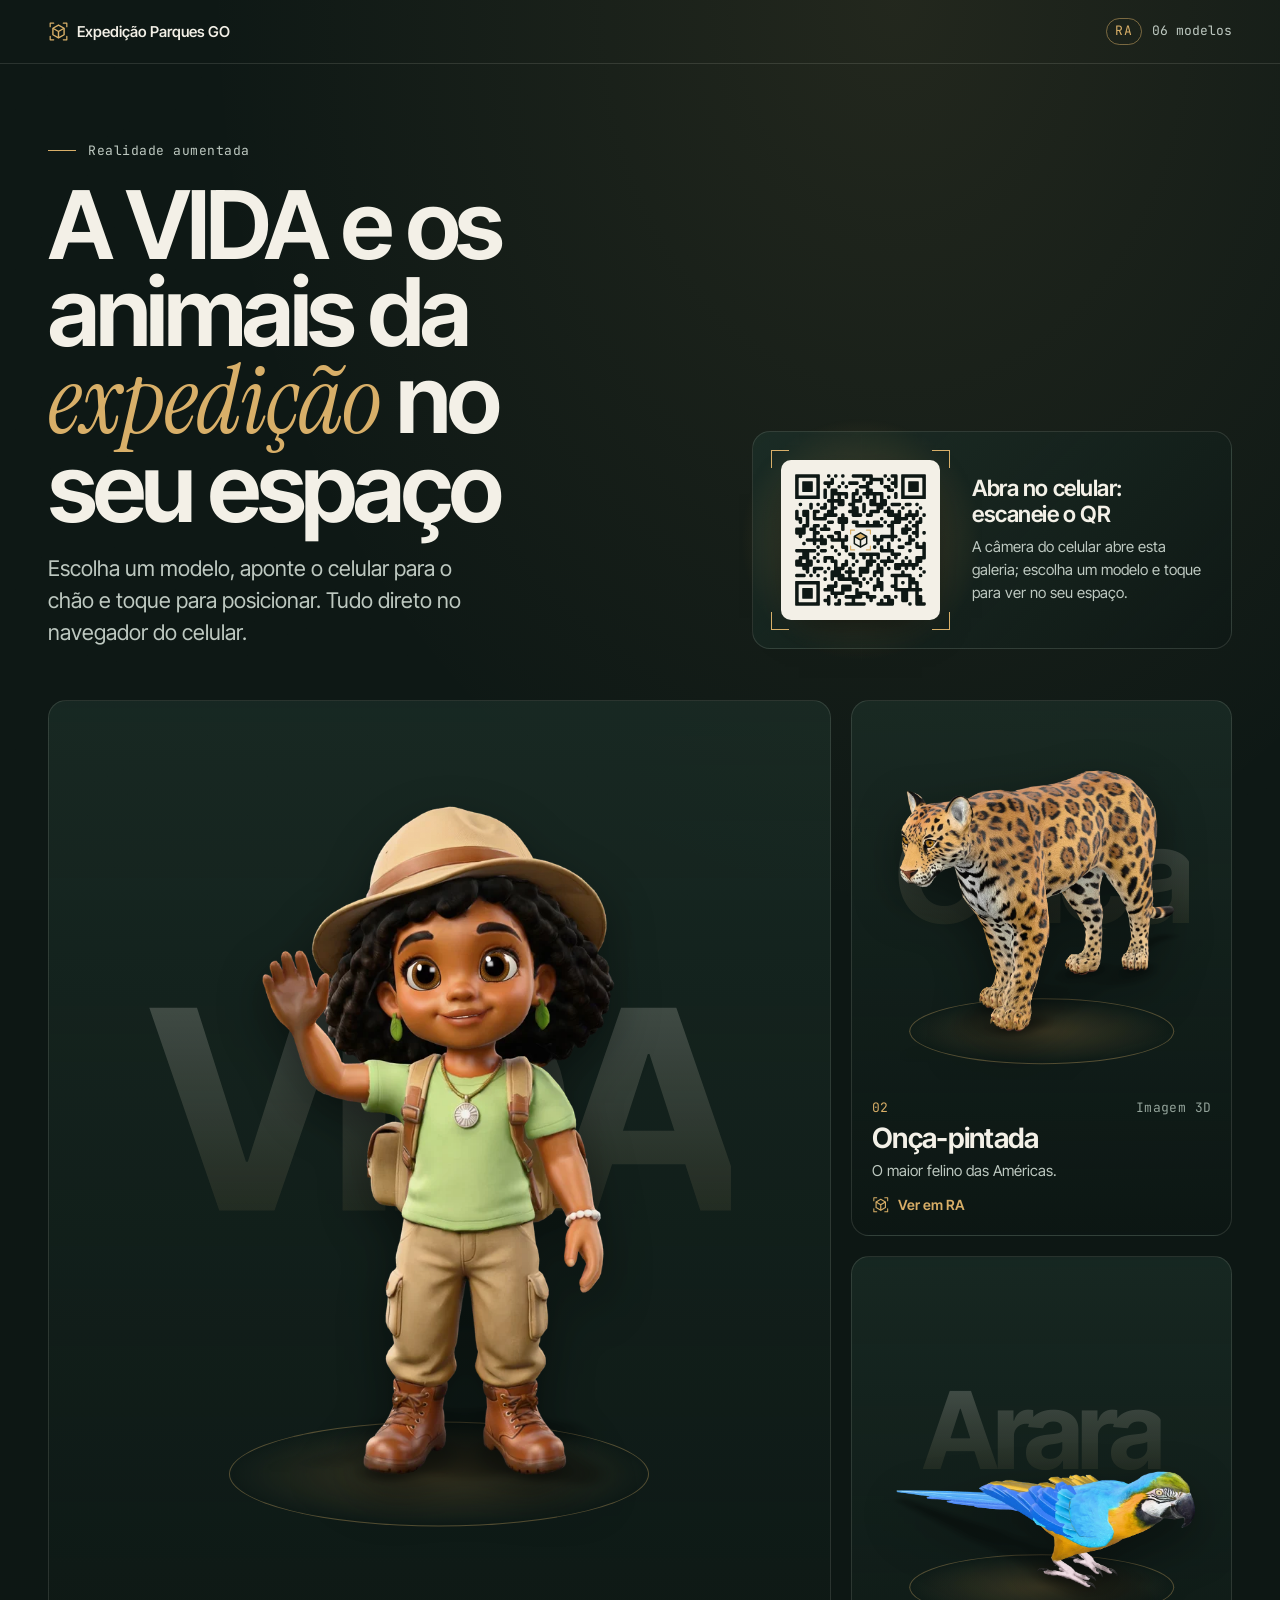
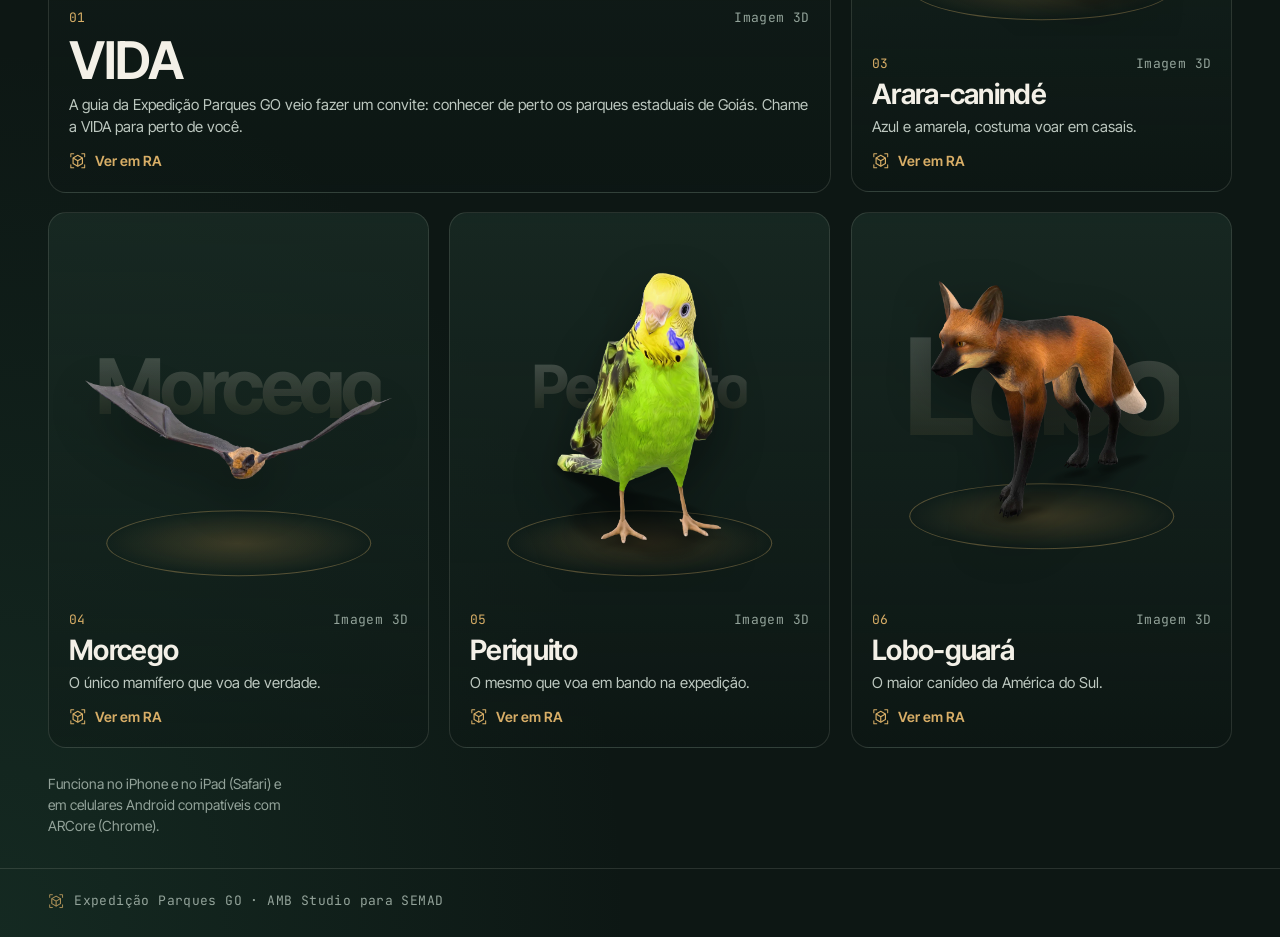
<file: index.html>
<!doctype html>
<html lang="pt-BR">
<head>
<meta charset="utf-8">
<meta name="viewport" content="width=device-width, initial-scale=1, viewport-fit=cover">
<!-- Páginas abertas por QR code: fora dos buscadores (noindex não é controle de acesso). -->
<meta name="robots" content="noindex, nofollow">
<meta name="theme-color" content="#0d1714">
<meta name="color-scheme" content="dark">
<title>Realidade aumentada · Expedição Parques GO</title>
<meta name="description" content="A VIDA e os animais da Expedição Parques GO em realidade aumentada: escolha um modelo, aponte o celular para o chão e toque para posicionar.">
<meta property="og:type" content="website">
<meta property="og:locale" content="pt_BR">
<meta property="og:site_name" content="Expedição Parques GO">
<meta property="og:title" content="Realidade aumentada · Expedição Parques GO">
<meta property="og:description" content="A VIDA e os animais da Expedição Parques GO em realidade aumentada: escolha um modelo, aponte o celular para o chão e toque para posicionar.">
<meta property="og:url" content="https://tucoamazing.github.io/semad-ra/">
<meta property="og:image" content="https://tucoamazing.github.io/semad-ra/media/og/vida.jpg">
<meta property="og:image:width" content="1200">
<meta property="og:image:height" content="630">
<meta name="twitter:card" content="summary_large_image">
<link rel="icon" href="assets/icone.svg" type="image/svg+xml">
<link rel="icon" href="assets/icone-32.png" sizes="32x32" type="image/png">
<link rel="apple-touch-icon" href="assets/icone-180.png">
<link rel="preload" href="assets/fonts/inter-tight-latin-wght-normal.woff2" as="font" type="font/woff2" crossorigin>
<link rel="preload" href="assets/fonts/instrument-serif-latin-400-italic.woff2" as="font" type="font/woff2" crossorigin>
<link rel="stylesheet" href="assets/ra.css?v=ed4a15a2">
<script type="module" src="assets/ra.js?v=bdd2e2f5"></script>
<noscript><style>.ra-cta,.ra-noar,.ra-fotocta,.ra-ouvir,.ra-stage__tools,.ra-vida3d__ar,.ra-size{display:none!important}.ra-desk{display:grid!important}</style></noscript>
</head>
<body class="ra ra--index">
<a class="ra-skip" href="#conteudo">Pular para o conteúdo</a>
<header class="ra-top">
  <p class="ra-top__brand"><svg class="ra-ico" viewBox="0 0 24 24" aria-hidden="true" focusable="false"><path d="M12 4.6 18.4 8.3v7.4L12 19.4l-6.4-3.7V8.3z" fill="none" stroke="currentColor" stroke-width="1.6" stroke-linejoin="round"/><path d="M5.6 8.3 12 12l6.4-3.7M12 12v7.4" fill="none" stroke="currentColor" stroke-width="1.6" stroke-linejoin="round"/><path d="M2.5 6.5v-4h4M17.5 2.5h4v4M21.5 17.5v4h-4M6.5 21.5h-4v-4" fill="none" stroke="currentColor" stroke-width="1.4" stroke-linecap="round" stroke-linejoin="round"/></svg><span>Expedição Parques GO</span></p>
  <p class="ra-top__idx"><span class="ra-top__tag">RA</span><span>06 modelos</span></p>
</header>
<main id="conteudo" class="ra-main ra-main--index">
  <section class="ra-hero" aria-labelledby="titulo">
    <div class="ra-hero__text">
      <p class="ra-eyebrow">Realidade aumentada</p>
      <h1 id="titulo" class="ra-title ra-title--hero">A VIDA e os animais da <span class="accent">expedição</span> no seu espaço</h1>
      <p class="ra-lede">Escolha um modelo, aponte o celular para o chão e toque para posicionar. Tudo direto no navegador do celular.</p>
    </div>
    <div class="ra-desk ra-desk--hero">
      <div class="ra-qr">
        <img src="qr/galeria.svg?v=fe623f6a" width="200" height="200" alt="Código QR que abre esta galeria no celular" decoding="async">
        <span class="ra-corner ra-corner--tl" aria-hidden="true"></span><span class="ra-corner ra-corner--tr" aria-hidden="true"></span><span class="ra-corner ra-corner--bl" aria-hidden="true"></span><span class="ra-corner ra-corner--br" aria-hidden="true"></span>
      </div>
      <div class="ra-desk__text">
        <p class="ra-desk__t">Abra no celular: escaneie o QR</p>
        <p class="ra-desk__s">A câmera do celular abre esta galeria; escolha um modelo e toque para ver no seu espaço.</p>
      </div>
    </div>
  </section>
  <ul class="ra-grid" aria-label="Modelos em realidade aumentada">
    <li class="ra-card ra-card--vida ra-card--feature" style="--len:4;--i:0" data-tilt>
      <div class="ra-card__visual" aria-hidden="true">
        <span class="ra-card__word">VIDA</span>
        <span class="ra-card__floor"></span>
        <img class="ra-card__img" src="media/poster/vida.webp?v=4695d9c5" alt="" width="536" height="1000" style="--foot:0.042" loading="eager" decoding="async">
      </div>
      <div class="ra-card__body">
        <p class="ra-card__idx"><span>01</span><span class="ra-card__origin" aria-hidden="true">Imagem 3D</span></p>
        <h2 class="ra-card__name"><a class="ra-card__link" href="vida.html">VIDA</a></h2>
        <p class="ra-card__text">A guia da Expedição Parques GO veio fazer um convite: conhecer de perto os parques estaduais de Goiás. Chame a VIDA para perto de você.</p>
        <p class="ra-card__go" aria-hidden="true"><svg class="ra-ico" viewBox="0 0 24 24" aria-hidden="true" focusable="false"><path d="M12 4.6 18.4 8.3v7.4L12 19.4l-6.4-3.7V8.3z" fill="none" stroke="currentColor" stroke-width="1.6" stroke-linejoin="round"/><path d="M5.6 8.3 12 12l6.4-3.7M12 12v7.4" fill="none" stroke="currentColor" stroke-width="1.6" stroke-linejoin="round"/><path d="M2.5 6.5v-4h4M17.5 2.5h4v4M21.5 17.5v4h-4M6.5 21.5h-4v-4" fill="none" stroke="currentColor" stroke-width="1.4" stroke-linecap="round" stroke-linejoin="round"/></svg><span>Ver em RA</span></p>
      </div>
      <span class="ra-corner ra-corner--tl" aria-hidden="true"></span><span class="ra-corner ra-corner--tr" aria-hidden="true"></span><span class="ra-corner ra-corner--bl" aria-hidden="true"></span><span class="ra-corner ra-corner--br" aria-hidden="true"></span>
    </li><li class="ra-card ra-card--onca" style="--len:4;--i:1" data-tilt>
      <div class="ra-card__visual" aria-hidden="true">
        <span class="ra-card__word">Onça</span>
        <span class="ra-card__floor"></span>
        <img class="ra-card__img" src="media/poster/onca.webp?v=721fc245" alt="" width="971" height="1000" style="--foot:0.121" loading="eager" decoding="async">
      </div>
      <div class="ra-card__body">
        <p class="ra-card__idx"><span>02</span><span class="ra-card__origin" aria-hidden="true">Imagem 3D</span></p>
        <h2 class="ra-card__name"><a class="ra-card__link" href="onca.html">Onça-pintada</a></h2>
        <p class="ra-card__text">O maior felino das Américas.</p>
        <p class="ra-card__go" aria-hidden="true"><svg class="ra-ico" viewBox="0 0 24 24" aria-hidden="true" focusable="false"><path d="M12 4.6 18.4 8.3v7.4L12 19.4l-6.4-3.7V8.3z" fill="none" stroke="currentColor" stroke-width="1.6" stroke-linejoin="round"/><path d="M5.6 8.3 12 12l6.4-3.7M12 12v7.4" fill="none" stroke="currentColor" stroke-width="1.6" stroke-linejoin="round"/><path d="M2.5 6.5v-4h4M17.5 2.5h4v4M21.5 17.5v4h-4M6.5 21.5h-4v-4" fill="none" stroke="currentColor" stroke-width="1.4" stroke-linecap="round" stroke-linejoin="round"/></svg><span>Ver em RA</span></p>
      </div>
      <span class="ra-corner ra-corner--tl" aria-hidden="true"></span><span class="ra-corner ra-corner--tr" aria-hidden="true"></span><span class="ra-corner ra-corner--bl" aria-hidden="true"></span><span class="ra-corner ra-corner--br" aria-hidden="true"></span>
    </li><li class="ra-card ra-card--arara" style="--len:5;--i:2" data-tilt>
      <div class="ra-card__visual" aria-hidden="true">
        <span class="ra-card__word">Arara</span>
        <span class="ra-card__floor"></span>
        <img class="ra-card__img" src="media/poster/arara.webp?v=2cf14411" alt="" width="1000" height="491" style="--foot:0.222" loading="eager" decoding="async">
      </div>
      <div class="ra-card__body">
        <p class="ra-card__idx"><span>03</span><span class="ra-card__origin" aria-hidden="true">Imagem 3D</span></p>
        <h2 class="ra-card__name"><a class="ra-card__link" href="arara.html">Arara-canindé</a></h2>
        <p class="ra-card__text">Azul e amarela, costuma voar em casais.</p>
        <p class="ra-card__go" aria-hidden="true"><svg class="ra-ico" viewBox="0 0 24 24" aria-hidden="true" focusable="false"><path d="M12 4.6 18.4 8.3v7.4L12 19.4l-6.4-3.7V8.3z" fill="none" stroke="currentColor" stroke-width="1.6" stroke-linejoin="round"/><path d="M5.6 8.3 12 12l6.4-3.7M12 12v7.4" fill="none" stroke="currentColor" stroke-width="1.6" stroke-linejoin="round"/><path d="M2.5 6.5v-4h4M17.5 2.5h4v4M21.5 17.5v4h-4M6.5 21.5h-4v-4" fill="none" stroke="currentColor" stroke-width="1.4" stroke-linecap="round" stroke-linejoin="round"/></svg><span>Ver em RA</span></p>
      </div>
      <span class="ra-corner ra-corner--tl" aria-hidden="true"></span><span class="ra-corner ra-corner--tr" aria-hidden="true"></span><span class="ra-corner ra-corner--bl" aria-hidden="true"></span><span class="ra-corner ra-corner--br" aria-hidden="true"></span>
    </li><li class="ra-card ra-card--morcego ra-card--voa" style="--len:7;--i:3" data-tilt>
      <div class="ra-card__visual" aria-hidden="true">
        <span class="ra-card__word">Morcego</span>
        <span class="ra-card__floor"></span>
        <img class="ra-card__img" src="media/poster/morcego.webp?v=ba8fd514" alt="" width="1000" height="350" style="--foot:0.0571" loading="lazy" decoding="async">
      </div>
      <div class="ra-card__body">
        <p class="ra-card__idx"><span>04</span><span class="ra-card__origin" aria-hidden="true">Imagem 3D</span></p>
        <h2 class="ra-card__name"><a class="ra-card__link" href="morcego.html">Morcego</a></h2>
        <p class="ra-card__text">O único mamífero que voa de verdade.</p>
        <p class="ra-card__go" aria-hidden="true"><svg class="ra-ico" viewBox="0 0 24 24" aria-hidden="true" focusable="false"><path d="M12 4.6 18.4 8.3v7.4L12 19.4l-6.4-3.7V8.3z" fill="none" stroke="currentColor" stroke-width="1.6" stroke-linejoin="round"/><path d="M5.6 8.3 12 12l6.4-3.7M12 12v7.4" fill="none" stroke="currentColor" stroke-width="1.6" stroke-linejoin="round"/><path d="M2.5 6.5v-4h4M17.5 2.5h4v4M21.5 17.5v4h-4M6.5 21.5h-4v-4" fill="none" stroke="currentColor" stroke-width="1.4" stroke-linecap="round" stroke-linejoin="round"/></svg><span>Ver em RA</span></p>
      </div>
      <span class="ra-corner ra-corner--tl" aria-hidden="true"></span><span class="ra-corner ra-corner--tr" aria-hidden="true"></span><span class="ra-corner ra-corner--bl" aria-hidden="true"></span><span class="ra-corner ra-corner--br" aria-hidden="true"></span>
    </li><li class="ra-card ra-card--periquito" style="--len:9;--i:4" data-tilt>
      <div class="ra-card__visual" aria-hidden="true">
        <span class="ra-card__word">Periquito</span>
        <span class="ra-card__floor"></span>
        <img class="ra-card__img" src="media/poster/periquito.webp?v=62e96182" alt="" width="637" height="1000" style="--foot:0.09" loading="lazy" decoding="async">
      </div>
      <div class="ra-card__body">
        <p class="ra-card__idx"><span>05</span><span class="ra-card__origin" aria-hidden="true">Imagem 3D</span></p>
        <h2 class="ra-card__name"><a class="ra-card__link" href="periquito.html">Periquito</a></h2>
        <p class="ra-card__text">O mesmo que voa em bando na expedição.</p>
        <p class="ra-card__go" aria-hidden="true"><svg class="ra-ico" viewBox="0 0 24 24" aria-hidden="true" focusable="false"><path d="M12 4.6 18.4 8.3v7.4L12 19.4l-6.4-3.7V8.3z" fill="none" stroke="currentColor" stroke-width="1.6" stroke-linejoin="round"/><path d="M5.6 8.3 12 12l6.4-3.7M12 12v7.4" fill="none" stroke="currentColor" stroke-width="1.6" stroke-linejoin="round"/><path d="M2.5 6.5v-4h4M17.5 2.5h4v4M21.5 17.5v4h-4M6.5 21.5h-4v-4" fill="none" stroke="currentColor" stroke-width="1.4" stroke-linecap="round" stroke-linejoin="round"/></svg><span>Ver em RA</span></p>
      </div>
      <span class="ra-corner ra-corner--tl" aria-hidden="true"></span><span class="ra-corner ra-corner--tr" aria-hidden="true"></span><span class="ra-corner ra-corner--bl" aria-hidden="true"></span><span class="ra-corner ra-corner--br" aria-hidden="true"></span>
    </li><li class="ra-card ra-card--lobo-guara" style="--len:4;--i:5" data-tilt>
      <div class="ra-card__visual" aria-hidden="true">
        <span class="ra-card__word">Lobo</span>
        <span class="ra-card__floor"></span>
        <img class="ra-card__img" src="media/poster/lobo-guara.webp?v=2ee10010" alt="" width="838" height="1000" style="--foot:0.13" loading="lazy" decoding="async">
      </div>
      <div class="ra-card__body">
        <p class="ra-card__idx"><span>06</span><span class="ra-card__origin" aria-hidden="true">Imagem 3D</span></p>
        <h2 class="ra-card__name"><a class="ra-card__link" href="lobo-guara.html">Lobo-guará</a></h2>
        <p class="ra-card__text">O maior canídeo da América do Sul.</p>
        <p class="ra-card__go" aria-hidden="true"><svg class="ra-ico" viewBox="0 0 24 24" aria-hidden="true" focusable="false"><path d="M12 4.6 18.4 8.3v7.4L12 19.4l-6.4-3.7V8.3z" fill="none" stroke="currentColor" stroke-width="1.6" stroke-linejoin="round"/><path d="M5.6 8.3 12 12l6.4-3.7M12 12v7.4" fill="none" stroke="currentColor" stroke-width="1.6" stroke-linejoin="round"/><path d="M2.5 6.5v-4h4M17.5 2.5h4v4M21.5 17.5v4h-4M6.5 21.5h-4v-4" fill="none" stroke="currentColor" stroke-width="1.4" stroke-linecap="round" stroke-linejoin="round"/></svg><span>Ver em RA</span></p>
      </div>
      <span class="ra-corner ra-corner--tl" aria-hidden="true"></span><span class="ra-corner ra-corner--tr" aria-hidden="true"></span><span class="ra-corner ra-corner--bl" aria-hidden="true"></span><span class="ra-corner ra-corner--br" aria-hidden="true"></span>
    </li>
  </ul>
  <p class="ra-compat ra-compat--index">Funciona no iPhone e no iPad (Safari) e em celulares Android compatíveis com ARCore (Chrome).</p>
</main>
<footer class="ra-foot">
  <p class="ra-selo"><svg class="ra-ico" viewBox="0 0 24 24" aria-hidden="true" focusable="false"><path d="M12 4.6 18.4 8.3v7.4L12 19.4l-6.4-3.7V8.3z" fill="none" stroke="currentColor" stroke-width="1.6" stroke-linejoin="round"/><path d="M5.6 8.3 12 12l6.4-3.7M12 12v7.4" fill="none" stroke="currentColor" stroke-width="1.6" stroke-linejoin="round"/><path d="M2.5 6.5v-4h4M17.5 2.5h4v4M21.5 17.5v4h-4M6.5 21.5h-4v-4" fill="none" stroke="currentColor" stroke-width="1.4" stroke-linecap="round" stroke-linejoin="round"/></svg><span>Expedição Parques GO · AMB Studio para SEMAD</span></p>
</footer>
</body>
</html>
</file>
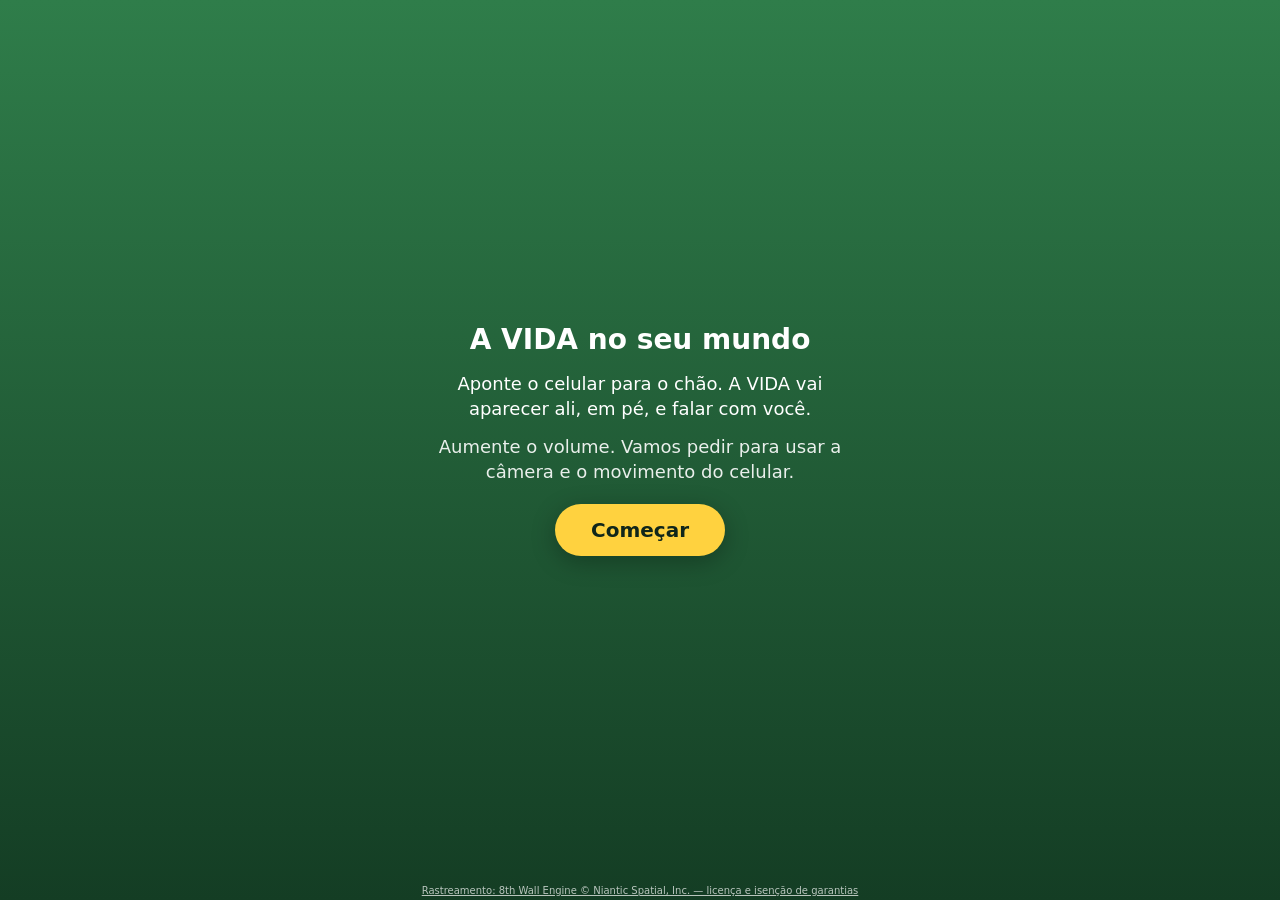
<file: ra-teste/index.html>
<!doctype html>
<html lang="pt-BR">
<head>
<meta charset="utf-8">
<meta name="viewport" content="width=device-width, initial-scale=1, viewport-fit=cover, user-scalable=no">
<title>A VIDA no chão — teste</title>
<meta name="robots" content="noindex">
<meta name="description" content="Protótipo: a VIDA presa no chão de verdade pelo rastreamento do 8th Wall (SLAM), dentro do navegador.">
<link rel="stylesheet" href="vida-slam.css">
<script type="importmap">{"imports":{"three":"./vendor/three/three.module.js"}}</script>
<!-- motor de RA (rastreamento do chão): 8th Wall Engine, binário distribuído — © Niantic Spatial, Inc. -->
<script src="./vendor/8thwall/xr.js" async data-preload-chunks="slam"></script>
</head>
<body>
<canvas id="ra" aria-label="Câmera com a VIDA no chão"></canvas>

<section id="entrada" class="tela">
  <div class="cartao">
    <h1>A VIDA no seu mundo</h1>
    <p>Aponte o celular para o chão. A VIDA vai aparecer ali, em pé, e falar com você.</p>
    <p class="dica">Aumente o volume. Vamos pedir para usar a câmera e o movimento do celular.</p>
    <button id="comecar" class="btn principal" type="button">Começar</button>
    <p id="carregando" class="dica" aria-live="polite">Carregando…</p>
  </div>
</section>

<div id="aviso" class="aviso" role="status" aria-live="polite" hidden></div>
<div id="numero" class="numero" aria-hidden="true" hidden></div>

<nav id="barra" class="barra" hidden>
  <button id="ouvir" class="btn" type="button">Ouvir a VIDA</button>
  <button id="foto" class="btn principal" type="button">📸 Foto com a VIDA</button>
  <button id="frente" class="btn leve" type="button">Trazer para perto</button>
</nav>

<section id="previa" class="tela previa" hidden>
  <img id="previa-img" alt="Sua foto com a VIDA">
  <p id="previa-aviso" class="dica" aria-live="polite"></p>
  <div class="acoes">
    <button id="salvar" class="btn principal" type="button">Salvar</button>
    <button id="compartilhar" class="btn" type="button">Compartilhar</button>
    <button id="outra" class="btn leve" type="button">Tirar outra</button>
  </div>
</section>
<p id="legenda" class="legenda" aria-live="polite" hidden></p>

<p class="credito"><a href="./vendor/8thwall/LICENSE" target="_blank" rel="noopener">Rastreamento: 8th Wall Engine © Niantic Spatial, Inc. — licença e isenção de garantias</a></p>

<script type="module" src="vida-slam.js"></script>
</body>
</html>
</file>
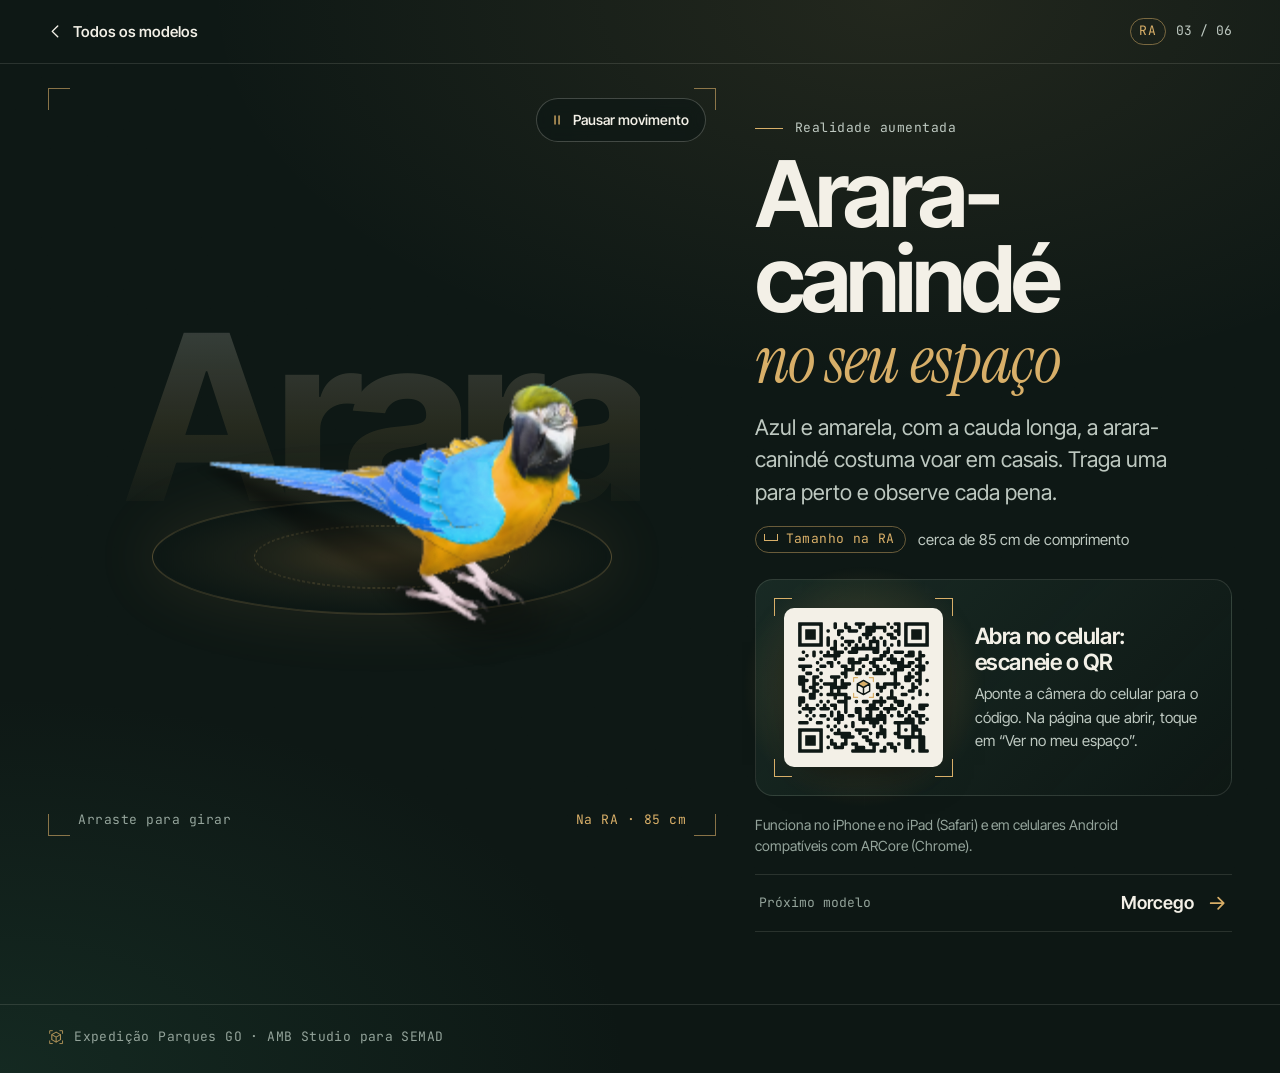
<file: arara.html>
<!doctype html>
<html lang="pt-BR">
<head>
<meta charset="utf-8">
<meta name="viewport" content="width=device-width, initial-scale=1, viewport-fit=cover">
<!-- Páginas abertas por QR code: fora dos buscadores (noindex não é controle de acesso). -->
<meta name="robots" content="noindex, nofollow">
<meta name="theme-color" content="#0d1714">
<meta name="color-scheme" content="dark">
<title>Arara-canindé em realidade aumentada · Expedição Parques GO</title>
<meta name="description" content="Veja a arara-canindé em realidade aumentada, no seu espaço. Azul e amarela, costuma voar em casais.">
<meta property="og:type" content="website">
<meta property="og:locale" content="pt_BR">
<meta property="og:site_name" content="Expedição Parques GO">
<meta property="og:title" content="Arara-canindé em realidade aumentada · Expedição Parques GO">
<meta property="og:description" content="Veja a arara-canindé em realidade aumentada, no seu espaço. Azul e amarela, costuma voar em casais.">
<meta property="og:url" content="https://tucoamazing.github.io/semad-ra/arara.html">
<meta property="og:image" content="https://tucoamazing.github.io/semad-ra/media/og/arara.jpg">
<meta property="og:image:width" content="1200">
<meta property="og:image:height" content="630">
<meta name="twitter:card" content="summary_large_image">
<link rel="icon" href="assets/icone.svg" type="image/svg+xml">
<link rel="icon" href="assets/icone-32.png" sizes="32x32" type="image/png">
<link rel="apple-touch-icon" href="assets/icone-180.png">
<link rel="preload" href="assets/fonts/inter-tight-latin-wght-normal.woff2" as="font" type="font/woff2" crossorigin>
<link rel="preload" href="assets/fonts/instrument-serif-latin-400-italic.woff2" as="font" type="font/woff2" crossorigin>
<link rel="stylesheet" href="assets/ra.css?v=ed4a15a2">
<script type="module" src="assets/model-viewer.min.js?v=4.3.1" integrity="sha384-cprcVQt7wbUl0xngF3PGP6yBB7n4/t+4AoAMG9biiMCGFiWOdzUH10Ie2COTqFNW" crossorigin="anonymous"></script>
<script type="module" src="assets/ra.js?v=bdd2e2f5"></script>
<noscript><style>.ra-cta,.ra-noar,.ra-fotocta,.ra-ouvir,.ra-stage__tools,.ra-vida3d__ar,.ra-size{display:none!important}.ra-desk{display:grid!important}</style></noscript>
</head>
<body class="ra ra--item ra--arara" data-ar="checking">
<a class="ra-skip" href="#conteudo">Pular para o conteúdo</a>
<div class="ra-app-topo"><div class="ra-app" data-aviso-app hidden>
    <p class="ra-app__t"><strong>Abra no navegador do celular.</strong> Dentro do Instagram, do Facebook, do WhatsApp ou do Line, a câmera, o som e a realidade aumentada podem não funcionar.</p>
    <p class="ra-app__s">Toque em <b>⋯</b> e escolha <b data-app-onde>Abrir no navegador</b>, ou use os botões:</p>
    <div class="ra-app__do">
      <a class="ra-app__btn" data-app-abrir href="#">Abrir no navegador</a>
      <button type="button" class="ra-app__btn ra-app__btn--ghost" data-app-copiar><svg class="ra-ico" viewBox="0 0 24 24" aria-hidden="true" focusable="false"><rect x="8" y="8" width="12" height="12" rx="2" fill="none" stroke="currentColor" stroke-width="1.6"/><path d="M16 8V6a2 2 0 0 0-2-2H6a2 2 0 0 0-2 2v8a2 2 0 0 0 2 2h2" fill="none" stroke="currentColor" stroke-width="1.6"/></svg><span>Copiar o link</span></button>
    </div>
    <p class="ra-app__ok" data-app-ok aria-live="polite"></p>
  </div></div>
<header class="ra-top">
  <a class="ra-top__back" href="./"><svg class="ra-ico" viewBox="0 0 24 24" aria-hidden="true" focusable="false"><path d="M15 5l-7 7 7 7" fill="none" stroke="currentColor" stroke-width="1.8" stroke-linecap="round" stroke-linejoin="round"/></svg><span>Todos os modelos</span></a>
  <p class="ra-top__idx"><span class="ra-top__tag">RA</span><span>03 / 06</span></p>
</header>
<main id="conteudo" class="ra-main ra-main--item">
  <div class="ra-stage" style="--len:5">
    <span class="ra-stage__word" aria-hidden="true">Arara</span>
    <span class="ra-stage__floor" aria-hidden="true"></span>
    <model-viewer
      id="mv"
      src="media/3d/ar/arara.glb?v=3ff9c8d0"
      ios-src="media/3d/ar/arara.usdz?v=4a8cfc5f#canonicalWebPageURL=https://tucoamazing.github.io/semad-ra/arara.html"
      poster="media/poster/arara.webp?v=2cf14411"
      alt="Modelo 3D animado de uma arara-canindé"
      ar
      ar-modes="webxr scene-viewer quick-look"
      ar-placement="floor"
      ar-scale="fixed"
      camera-controls
      touch-action="pan-y"
      camera-orbit="-48deg 66deg 100%"
      min-camera-orbit="auto 55deg auto"
      max-camera-orbit="auto 100deg auto"
      min-field-of-view="18deg"
      interpolation-decay="140"
      data-sweep="45"
      data-sweep-center="-55"
      interaction-prompt="none"
      autoplay
      animation-name="idle"
      animation-crossfade-duration="450"
      data-loop="idle"
      data-measure="comprimento"
      environment-image="neutral"
      tone-mapping="neutral"
      exposure="1"
      shadow-intensity="1"
      shadow-softness="0.85"
      loading="eager"
      reveal="auto"
      a11y="{&quot;front&quot;:&quot;Vista de frente&quot;,&quot;right&quot;:&quot;Vista pela direita&quot;,&quot;back&quot;:&quot;Vista de trás&quot;,&quot;left&quot;:&quot;Vista pela esquerda&quot;,&quot;upper-front&quot;:&quot;Vista de cima, pela frente&quot;,&quot;upper-right&quot;:&quot;Vista de cima, pela direita&quot;,&quot;upper-back&quot;:&quot;Vista de cima, por trás&quot;,&quot;upper-left&quot;:&quot;Vista de cima, pela esquerda&quot;,&quot;lower-front&quot;:&quot;Vista de baixo, pela frente&quot;,&quot;lower-right&quot;:&quot;Vista de baixo, pela direita&quot;,&quot;lower-back&quot;:&quot;Vista de baixo, por trás&quot;,&quot;lower-left&quot;:&quot;Vista de baixo, pela esquerda&quot;,&quot;interaction-prompt&quot;:&quot;Use o toque, o mouse ou as setas do teclado para girar.&quot;}">
      <div class="ra-poster" slot="poster">
        <img class="ra-poster__img" src="media/poster/arara.webp?v=2cf14411" alt="" width="1000" height="491" decoding="async" fetchpriority="high">
        <p class="ra-loader"><span class="ra-loader__ring" aria-hidden="true"></span>Carregando o modelo 3D</p>
      </div>
      <div class="ra-progress" slot="progress-bar" aria-hidden="true"><span></span></div>
      <span class="ra-anchor" slot="hotspot-chao" data-position="0m 0m 0m" data-normal="0m 1m 0m" aria-hidden="true"></span>
      <span slot="ar-button" hidden></span>
      
    </model-viewer>
    <span class="ra-corner ra-corner--tl" aria-hidden="true"></span><span class="ra-corner ra-corner--tr" aria-hidden="true"></span><span class="ra-corner ra-corner--bl" aria-hidden="true"></span><span class="ra-corner ra-corner--br" aria-hidden="true"></span>
    <div class="ra-stage__tools">
      <button type="button" class="ra-chip" data-motion data-state="playing"><svg class="ra-ico ra-ico--pause" viewBox="0 0 24 24" aria-hidden="true" focusable="false"><path d="M9 6v12M15 6v12" fill="none" stroke="currentColor" stroke-width="2" stroke-linecap="round"/></svg><svg class="ra-ico ra-ico--play" viewBox="0 0 24 24" aria-hidden="true" focusable="false"><path d="M8 5.5v13l10-6.5z" fill="currentColor"/></svg><span class="ra-chip__label" data-motion-label>Pausar movimento</span></button>
      
      
    </div>
    
    <p class="ra-stage__hud" aria-hidden="true"><span>Arraste para girar</span><span class="ra-stage__dim" data-dim>Na RA · 85 cm</span></p>
    <div class="ra-stage__error">
      <p class="ra-stage__error-t" data-error-text>Não foi possível carregar o modelo 3D. Verifique a conexão.</p>
      <div class="ra-stage__error-do">
        <a class="ra-direct" data-direct data-title="Arara-canindé" data-label="Abrir na câmera" aria-label="Abrir a arara-canindé direto na câmera do celular" hidden><img class="ra-direct__ico" src="data:image/svg+xml,%3Csvg%20xmlns%3D%22http%3A%2F%2Fwww.w3.org%2F2000%2Fsvg%22%20viewBox%3D%220%200%2024%2024%22%3E%3Cg%20fill%3D%22none%22%20stroke%3D%22%230d1714%22%20stroke-linejoin%3D%22round%22%3E%3Cpath%20d%3D%22M12%204.6%2018.4%208.3v7.4L12%2019.4l-6.4-3.7V8.3z%22%20stroke-width%3D%221.8%22%2F%3E%3Cpath%20d%3D%22M5.6%208.3%2012%2012l6.4-3.7M12%2012v7.4%22%20stroke-width%3D%221.8%22%2F%3E%3Cpath%20d%3D%22M2.5%206.5v-4h4M17.5%202.5h4v4M21.5%2017.5v4h-4M6.5%2021.5h-4v-4%22%20stroke-width%3D%221.6%22%20stroke-linecap%3D%22round%22%2F%3E%3C%2Fg%3E%3C%2Fsvg%3E" alt="" width="22" height="22"></a>
        <button type="button" class="ra-chip" data-reload>Tentar de novo</button>
      </div>
    </div>
  </div>
  <section class="ra-info" aria-labelledby="titulo">
    <p class="ra-eyebrow">Realidade aumentada</p>
    <h1 id="titulo" class="ra-title">Arara-canindé <span class="ra-title__sub">no seu espaço</span></h1>
    <p class="ra-chamada">Azul e amarela, com a cauda longa, a arara-canindé costuma voar em casais. Traga uma para perto e observe cada pena.</p>
    <p class="ra-size" data-size data-static><span class="ra-size__k">Tamanho na RA<span class="ra-sr">:</span></span> <span data-size-v>cerca de 85 cm de comprimento</span></p>
    
    
    <div class="ra-cta">
      <button type="button" class="ra-ar-btn" data-ar-launch><svg class="ra-ico" viewBox="0 0 24 24" aria-hidden="true" focusable="false"><path d="M12 4.6 18.4 8.3v7.4L12 19.4l-6.4-3.7V8.3z" fill="none" stroke="currentColor" stroke-width="1.6" stroke-linejoin="round"/><path d="M5.6 8.3 12 12l6.4-3.7M12 12v7.4" fill="none" stroke="currentColor" stroke-width="1.6" stroke-linejoin="round"/><path d="M2.5 6.5v-4h4M17.5 2.5h4v4M21.5 17.5v4h-4M6.5 21.5h-4v-4" fill="none" stroke="currentColor" stroke-width="1.4" stroke-linecap="round" stroke-linejoin="round"/></svg><span>Ver no meu espaço</span></button>
      <p class="ra-hint"><svg class="ra-ico" viewBox="0 0 24 24" aria-hidden="true" focusable="false"><rect x="7" y="2.5" width="10" height="19" rx="2.4" fill="none" stroke="currentColor" stroke-width="1.6"/><path d="M10.5 18.5h3" stroke="currentColor" stroke-width="1.6" stroke-linecap="round"/></svg><span>Aponte o celular para o chão, mova devagar e toque para posicionar.</span></p>
    </div>
    
    
    <div class="ra-noar">
      <p class="ra-noar__t">Este navegador não abriu a realidade aumentada.</p>
      <p class="ra-noar__s">No iPhone, abra esta página no Safari; no Android, no Chrome (em aparelhos compatíveis com ARCore).<span class="ra-noar__spin"> Enquanto isso, você pode girar o modelo 3D com o dedo.</span></p>
      <button type="button" class="ra-chip" data-copy-link><svg class="ra-ico" viewBox="0 0 24 24" aria-hidden="true" focusable="false"><rect x="8" y="8" width="12" height="12" rx="2" fill="none" stroke="currentColor" stroke-width="1.6"/><path d="M16 8V6a2 2 0 0 0-2-2H6a2 2 0 0 0-2 2v8a2 2 0 0 0 2 2h2" fill="none" stroke="currentColor" stroke-width="1.6"/></svg><span>Copiar o link desta página</span></button>
    </div>
    <div class="ra-desk">
      <div class="ra-qr">
        <img src="qr/arara.svg?v=8249431d" width="200" height="200" alt="Código QR que abre esta página no celular: Arara-canindé em realidade aumentada" decoding="async">
        <span class="ra-corner ra-corner--tl" aria-hidden="true"></span><span class="ra-corner ra-corner--tr" aria-hidden="true"></span><span class="ra-corner ra-corner--bl" aria-hidden="true"></span><span class="ra-corner ra-corner--br" aria-hidden="true"></span>
      </div>
      <div class="ra-desk__text">
        <p class="ra-desk__t">Abra no celular: escaneie o QR</p>
        <p class="ra-desk__s">Aponte a câmera do celular para o código. Na página que abrir, toque em “Ver no meu espaço”.</p>
      </div>
    </div>
    <p class="ra-status" data-ar-status role="status" aria-live="polite"></p>
    <p class="ra-compat">Funciona no iPhone e no iPad (Safari) e em celulares Android compatíveis com ARCore (Chrome).</p>
    <nav class="ra-next" aria-label="Outros modelos">
      <a href="morcego.html"><span class="ra-next__k">Próximo modelo</span><span class="ra-next__n">Morcego</span><svg class="ra-ico" viewBox="0 0 24 24" aria-hidden="true" focusable="false"><path d="M5 12h13M13 6l6 6-6 6" fill="none" stroke="currentColor" stroke-width="1.8" stroke-linecap="round" stroke-linejoin="round"/></svg></a>
    </nav>
  </section>
  
</main>


<footer class="ra-foot">
  <p class="ra-selo"><svg class="ra-ico" viewBox="0 0 24 24" aria-hidden="true" focusable="false"><path d="M12 4.6 18.4 8.3v7.4L12 19.4l-6.4-3.7V8.3z" fill="none" stroke="currentColor" stroke-width="1.6" stroke-linejoin="round"/><path d="M5.6 8.3 12 12l6.4-3.7M12 12v7.4" fill="none" stroke="currentColor" stroke-width="1.6" stroke-linejoin="round"/><path d="M2.5 6.5v-4h4M17.5 2.5h4v4M21.5 17.5v4h-4M6.5 21.5h-4v-4" fill="none" stroke="currentColor" stroke-width="1.4" stroke-linecap="round" stroke-linejoin="round"/></svg><span>Expedição Parques GO · AMB Studio para SEMAD</span></p>
</footer>
</body>
</html>
</file>
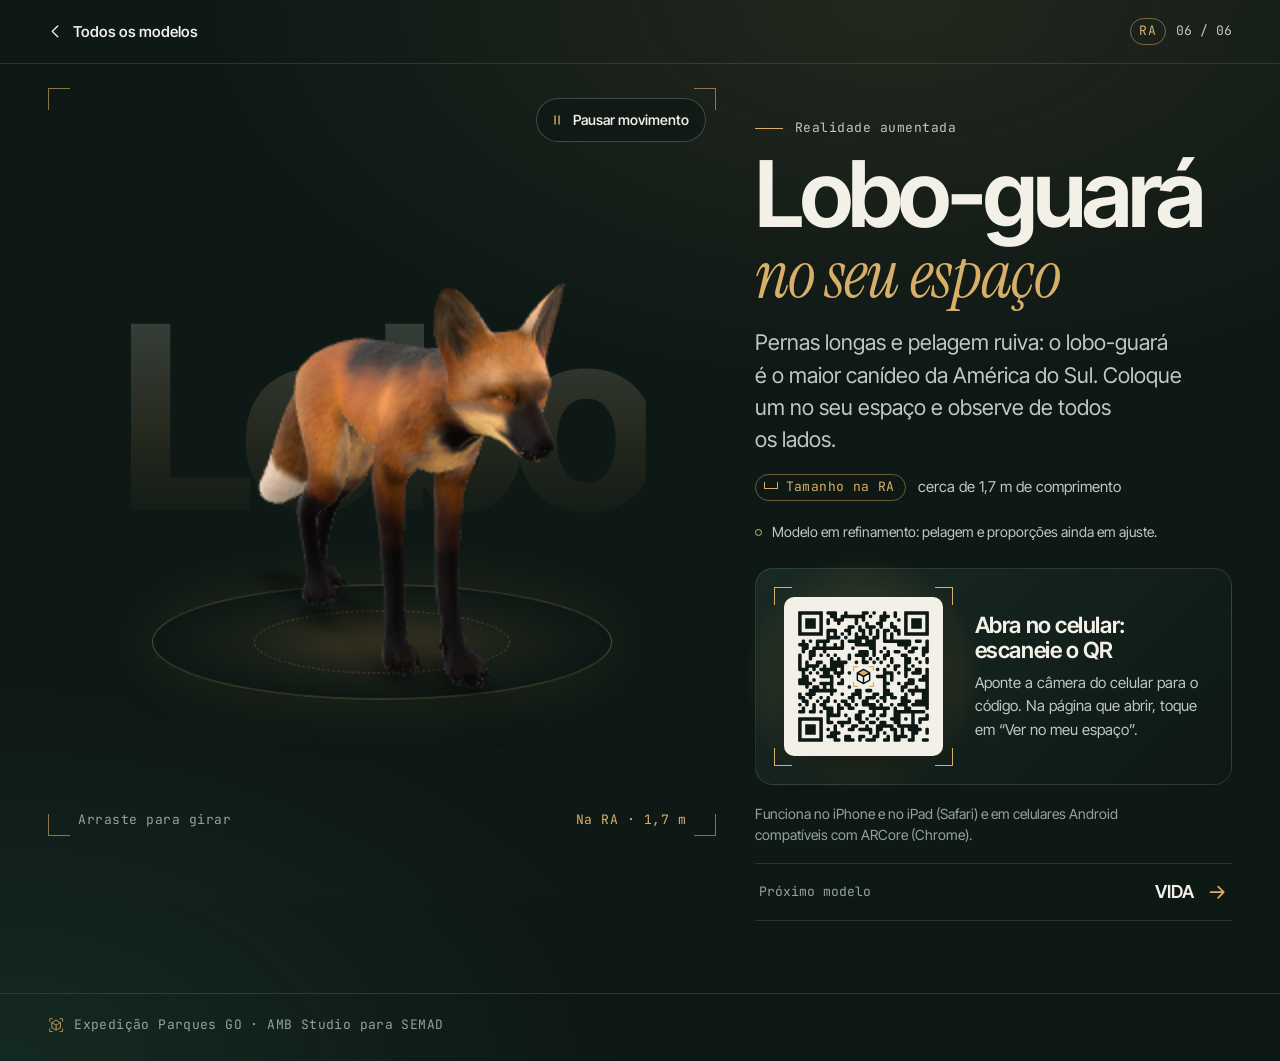
<file: lobo-guara.html>
<!doctype html>
<html lang="pt-BR">
<head>
<meta charset="utf-8">
<meta name="viewport" content="width=device-width, initial-scale=1, viewport-fit=cover">
<!-- Páginas abertas por QR code: fora dos buscadores (noindex não é controle de acesso). -->
<meta name="robots" content="noindex, nofollow">
<meta name="theme-color" content="#0d1714">
<meta name="color-scheme" content="dark">
<title>Lobo-guará em realidade aumentada · Expedição Parques GO</title>
<meta name="description" content="Veja o lobo-guará em realidade aumentada, no seu espaço. O maior canídeo da América do Sul.">
<meta property="og:type" content="website">
<meta property="og:locale" content="pt_BR">
<meta property="og:site_name" content="Expedição Parques GO">
<meta property="og:title" content="Lobo-guará em realidade aumentada · Expedição Parques GO">
<meta property="og:description" content="Veja o lobo-guará em realidade aumentada, no seu espaço. O maior canídeo da América do Sul.">
<meta property="og:url" content="https://tucoamazing.github.io/semad-ra/lobo-guara.html">
<meta property="og:image" content="https://tucoamazing.github.io/semad-ra/media/og/lobo-guara.jpg">
<meta property="og:image:width" content="1200">
<meta property="og:image:height" content="630">
<meta name="twitter:card" content="summary_large_image">
<link rel="icon" href="assets/icone.svg" type="image/svg+xml">
<link rel="icon" href="assets/icone-32.png" sizes="32x32" type="image/png">
<link rel="apple-touch-icon" href="assets/icone-180.png">
<link rel="preload" href="assets/fonts/inter-tight-latin-wght-normal.woff2" as="font" type="font/woff2" crossorigin>
<link rel="preload" href="assets/fonts/instrument-serif-latin-400-italic.woff2" as="font" type="font/woff2" crossorigin>
<link rel="stylesheet" href="assets/ra.css?v=ed4a15a2">
<script type="module" src="assets/model-viewer.min.js?v=4.3.1" integrity="sha384-cprcVQt7wbUl0xngF3PGP6yBB7n4/t+4AoAMG9biiMCGFiWOdzUH10Ie2COTqFNW" crossorigin="anonymous"></script>
<script type="module" src="assets/ra.js?v=bdd2e2f5"></script>
<noscript><style>.ra-cta,.ra-noar,.ra-fotocta,.ra-ouvir,.ra-stage__tools,.ra-vida3d__ar,.ra-size{display:none!important}.ra-desk{display:grid!important}</style></noscript>
</head>
<body class="ra ra--item ra--lobo-guara" data-ar="checking">
<a class="ra-skip" href="#conteudo">Pular para o conteúdo</a>
<div class="ra-app-topo"><div class="ra-app" data-aviso-app hidden>
    <p class="ra-app__t"><strong>Abra no navegador do celular.</strong> Dentro do Instagram, do Facebook, do WhatsApp ou do Line, a câmera, o som e a realidade aumentada podem não funcionar.</p>
    <p class="ra-app__s">Toque em <b>⋯</b> e escolha <b data-app-onde>Abrir no navegador</b>, ou use os botões:</p>
    <div class="ra-app__do">
      <a class="ra-app__btn" data-app-abrir href="#">Abrir no navegador</a>
      <button type="button" class="ra-app__btn ra-app__btn--ghost" data-app-copiar><svg class="ra-ico" viewBox="0 0 24 24" aria-hidden="true" focusable="false"><rect x="8" y="8" width="12" height="12" rx="2" fill="none" stroke="currentColor" stroke-width="1.6"/><path d="M16 8V6a2 2 0 0 0-2-2H6a2 2 0 0 0-2 2v8a2 2 0 0 0 2 2h2" fill="none" stroke="currentColor" stroke-width="1.6"/></svg><span>Copiar o link</span></button>
    </div>
    <p class="ra-app__ok" data-app-ok aria-live="polite"></p>
  </div></div>
<header class="ra-top">
  <a class="ra-top__back" href="./"><svg class="ra-ico" viewBox="0 0 24 24" aria-hidden="true" focusable="false"><path d="M15 5l-7 7 7 7" fill="none" stroke="currentColor" stroke-width="1.8" stroke-linecap="round" stroke-linejoin="round"/></svg><span>Todos os modelos</span></a>
  <p class="ra-top__idx"><span class="ra-top__tag">RA</span><span>06 / 06</span></p>
</header>
<main id="conteudo" class="ra-main ra-main--item">
  <div class="ra-stage" style="--len:4">
    <span class="ra-stage__word" aria-hidden="true">Lobo</span>
    <span class="ra-stage__floor" aria-hidden="true"></span>
    <model-viewer
      id="mv"
      src="media/3d/ar/lobo-guara.glb?v=53dd5106"
      ios-src="media/3d/ar/lobo-guara.usdz?v=c735c09e#canonicalWebPageURL=https://tucoamazing.github.io/semad-ra/lobo-guara.html"
      poster="media/poster/lobo-guara.webp?v=2ee10010"
      alt="Modelo 3D animado de um lobo-guará"
      ar
      ar-modes="webxr scene-viewer quick-look"
      ar-placement="floor"
      ar-scale="fixed"
      camera-controls
      touch-action="pan-y"
      camera-orbit="35deg 78deg auto"
      min-camera-orbit="auto 25deg auto"
      max-camera-orbit="auto 100deg auto"
      min-field-of-view="18deg"
      interpolation-decay="140"
      auto-rotate
      auto-rotate-delay="600"
      rotation-per-second="14deg"
      interaction-prompt="none"
      autoplay
      animation-name="idle"
      animation-crossfade-duration="450"
      data-loop="idle"
      data-measure="comprimento"
      environment-image="neutral"
      tone-mapping="neutral"
      exposure="1"
      shadow-intensity="1"
      shadow-softness="0.85"
      loading="eager"
      reveal="auto"
      a11y="{&quot;front&quot;:&quot;Vista de frente&quot;,&quot;right&quot;:&quot;Vista pela direita&quot;,&quot;back&quot;:&quot;Vista de trás&quot;,&quot;left&quot;:&quot;Vista pela esquerda&quot;,&quot;upper-front&quot;:&quot;Vista de cima, pela frente&quot;,&quot;upper-right&quot;:&quot;Vista de cima, pela direita&quot;,&quot;upper-back&quot;:&quot;Vista de cima, por trás&quot;,&quot;upper-left&quot;:&quot;Vista de cima, pela esquerda&quot;,&quot;lower-front&quot;:&quot;Vista de baixo, pela frente&quot;,&quot;lower-right&quot;:&quot;Vista de baixo, pela direita&quot;,&quot;lower-back&quot;:&quot;Vista de baixo, por trás&quot;,&quot;lower-left&quot;:&quot;Vista de baixo, pela esquerda&quot;,&quot;interaction-prompt&quot;:&quot;Use o toque, o mouse ou as setas do teclado para girar.&quot;}">
      <div class="ra-poster" slot="poster">
        <img class="ra-poster__img" src="media/poster/lobo-guara.webp?v=2ee10010" alt="" width="838" height="1000" decoding="async" fetchpriority="high">
        <p class="ra-loader"><span class="ra-loader__ring" aria-hidden="true"></span>Carregando o modelo 3D</p>
      </div>
      <div class="ra-progress" slot="progress-bar" aria-hidden="true"><span></span></div>
      <span class="ra-anchor" slot="hotspot-chao" data-position="0m 0m 0m" data-normal="0m 1m 0m" aria-hidden="true"></span>
      <span slot="ar-button" hidden></span>
      
    </model-viewer>
    <span class="ra-corner ra-corner--tl" aria-hidden="true"></span><span class="ra-corner ra-corner--tr" aria-hidden="true"></span><span class="ra-corner ra-corner--bl" aria-hidden="true"></span><span class="ra-corner ra-corner--br" aria-hidden="true"></span>
    <div class="ra-stage__tools">
      <button type="button" class="ra-chip" data-motion data-state="playing"><svg class="ra-ico ra-ico--pause" viewBox="0 0 24 24" aria-hidden="true" focusable="false"><path d="M9 6v12M15 6v12" fill="none" stroke="currentColor" stroke-width="2" stroke-linecap="round"/></svg><svg class="ra-ico ra-ico--play" viewBox="0 0 24 24" aria-hidden="true" focusable="false"><path d="M8 5.5v13l10-6.5z" fill="currentColor"/></svg><span class="ra-chip__label" data-motion-label>Pausar movimento</span></button>
      
      
    </div>
    
    <p class="ra-stage__hud" aria-hidden="true"><span>Arraste para girar</span><span class="ra-stage__dim" data-dim>Na RA · 1,7 m</span></p>
    <div class="ra-stage__error">
      <p class="ra-stage__error-t" data-error-text>Não foi possível carregar o modelo 3D. Verifique a conexão.</p>
      <div class="ra-stage__error-do">
        <a class="ra-direct" data-direct data-title="Lobo-guará" data-label="Abrir na câmera" aria-label="Abrir o lobo-guará direto na câmera do celular" hidden><img class="ra-direct__ico" src="data:image/svg+xml,%3Csvg%20xmlns%3D%22http%3A%2F%2Fwww.w3.org%2F2000%2Fsvg%22%20viewBox%3D%220%200%2024%2024%22%3E%3Cg%20fill%3D%22none%22%20stroke%3D%22%230d1714%22%20stroke-linejoin%3D%22round%22%3E%3Cpath%20d%3D%22M12%204.6%2018.4%208.3v7.4L12%2019.4l-6.4-3.7V8.3z%22%20stroke-width%3D%221.8%22%2F%3E%3Cpath%20d%3D%22M5.6%208.3%2012%2012l6.4-3.7M12%2012v7.4%22%20stroke-width%3D%221.8%22%2F%3E%3Cpath%20d%3D%22M2.5%206.5v-4h4M17.5%202.5h4v4M21.5%2017.5v4h-4M6.5%2021.5h-4v-4%22%20stroke-width%3D%221.6%22%20stroke-linecap%3D%22round%22%2F%3E%3C%2Fg%3E%3C%2Fsvg%3E" alt="" width="22" height="22"></a>
        <button type="button" class="ra-chip" data-reload>Tentar de novo</button>
      </div>
    </div>
  </div>
  <section class="ra-info" aria-labelledby="titulo">
    <p class="ra-eyebrow">Realidade aumentada</p>
    <h1 id="titulo" class="ra-title">Lobo-guará <span class="ra-title__sub">no seu espaço</span></h1>
    <p class="ra-chamada">Pernas longas e pelagem ruiva: o lobo-guará é o maior canídeo da América do Sul. Coloque um no seu espaço e observe de todos os lados.</p>
    <p class="ra-size" data-size data-static><span class="ra-size__k">Tamanho na RA<span class="ra-sr">:</span></span> <span data-size-v>cerca de 1,7 m de comprimento</span></p>
    
    <p class="ra-nota"><span class="ra-nota__dot" aria-hidden="true"></span>Modelo em refinamento: pelagem e proporções ainda em ajuste.</p>
    <div class="ra-cta">
      <button type="button" class="ra-ar-btn" data-ar-launch><svg class="ra-ico" viewBox="0 0 24 24" aria-hidden="true" focusable="false"><path d="M12 4.6 18.4 8.3v7.4L12 19.4l-6.4-3.7V8.3z" fill="none" stroke="currentColor" stroke-width="1.6" stroke-linejoin="round"/><path d="M5.6 8.3 12 12l6.4-3.7M12 12v7.4" fill="none" stroke="currentColor" stroke-width="1.6" stroke-linejoin="round"/><path d="M2.5 6.5v-4h4M17.5 2.5h4v4M21.5 17.5v4h-4M6.5 21.5h-4v-4" fill="none" stroke="currentColor" stroke-width="1.4" stroke-linecap="round" stroke-linejoin="round"/></svg><span>Ver no meu espaço</span></button>
      <p class="ra-hint"><svg class="ra-ico" viewBox="0 0 24 24" aria-hidden="true" focusable="false"><rect x="7" y="2.5" width="10" height="19" rx="2.4" fill="none" stroke="currentColor" stroke-width="1.6"/><path d="M10.5 18.5h3" stroke="currentColor" stroke-width="1.6" stroke-linecap="round"/></svg><span>Aponte o celular para o chão, mova devagar e toque para posicionar.</span></p>
    </div>
    
    
    <div class="ra-noar">
      <p class="ra-noar__t">Este navegador não abriu a realidade aumentada.</p>
      <p class="ra-noar__s">No iPhone, abra esta página no Safari; no Android, no Chrome (em aparelhos compatíveis com ARCore).<span class="ra-noar__spin"> Enquanto isso, você pode girar o modelo 3D com o dedo.</span></p>
      <button type="button" class="ra-chip" data-copy-link><svg class="ra-ico" viewBox="0 0 24 24" aria-hidden="true" focusable="false"><rect x="8" y="8" width="12" height="12" rx="2" fill="none" stroke="currentColor" stroke-width="1.6"/><path d="M16 8V6a2 2 0 0 0-2-2H6a2 2 0 0 0-2 2v8a2 2 0 0 0 2 2h2" fill="none" stroke="currentColor" stroke-width="1.6"/></svg><span>Copiar o link desta página</span></button>
    </div>
    <div class="ra-desk">
      <div class="ra-qr">
        <img src="qr/lobo-guara.svg?v=7f6912eb" width="200" height="200" alt="Código QR que abre esta página no celular: Lobo-guará em realidade aumentada" decoding="async">
        <span class="ra-corner ra-corner--tl" aria-hidden="true"></span><span class="ra-corner ra-corner--tr" aria-hidden="true"></span><span class="ra-corner ra-corner--bl" aria-hidden="true"></span><span class="ra-corner ra-corner--br" aria-hidden="true"></span>
      </div>
      <div class="ra-desk__text">
        <p class="ra-desk__t">Abra no celular: escaneie o QR</p>
        <p class="ra-desk__s">Aponte a câmera do celular para o código. Na página que abrir, toque em “Ver no meu espaço”.</p>
      </div>
    </div>
    <p class="ra-status" data-ar-status role="status" aria-live="polite"></p>
    <p class="ra-compat">Funciona no iPhone e no iPad (Safari) e em celulares Android compatíveis com ARCore (Chrome).</p>
    <nav class="ra-next" aria-label="Outros modelos">
      <a href="vida.html"><span class="ra-next__k">Próximo modelo</span><span class="ra-next__n">VIDA</span><svg class="ra-ico" viewBox="0 0 24 24" aria-hidden="true" focusable="false"><path d="M5 12h13M13 6l6 6-6 6" fill="none" stroke="currentColor" stroke-width="1.8" stroke-linecap="round" stroke-linejoin="round"/></svg></a>
    </nav>
  </section>
  
</main>


<footer class="ra-foot">
  <p class="ra-selo"><svg class="ra-ico" viewBox="0 0 24 24" aria-hidden="true" focusable="false"><path d="M12 4.6 18.4 8.3v7.4L12 19.4l-6.4-3.7V8.3z" fill="none" stroke="currentColor" stroke-width="1.6" stroke-linejoin="round"/><path d="M5.6 8.3 12 12l6.4-3.7M12 12v7.4" fill="none" stroke="currentColor" stroke-width="1.6" stroke-linejoin="round"/><path d="M2.5 6.5v-4h4M17.5 2.5h4v4M21.5 17.5v4h-4M6.5 21.5h-4v-4" fill="none" stroke="currentColor" stroke-width="1.4" stroke-linecap="round" stroke-linejoin="round"/></svg><span>Expedição Parques GO · AMB Studio para SEMAD</span></p>
</footer>
</body>
</html>
</file>
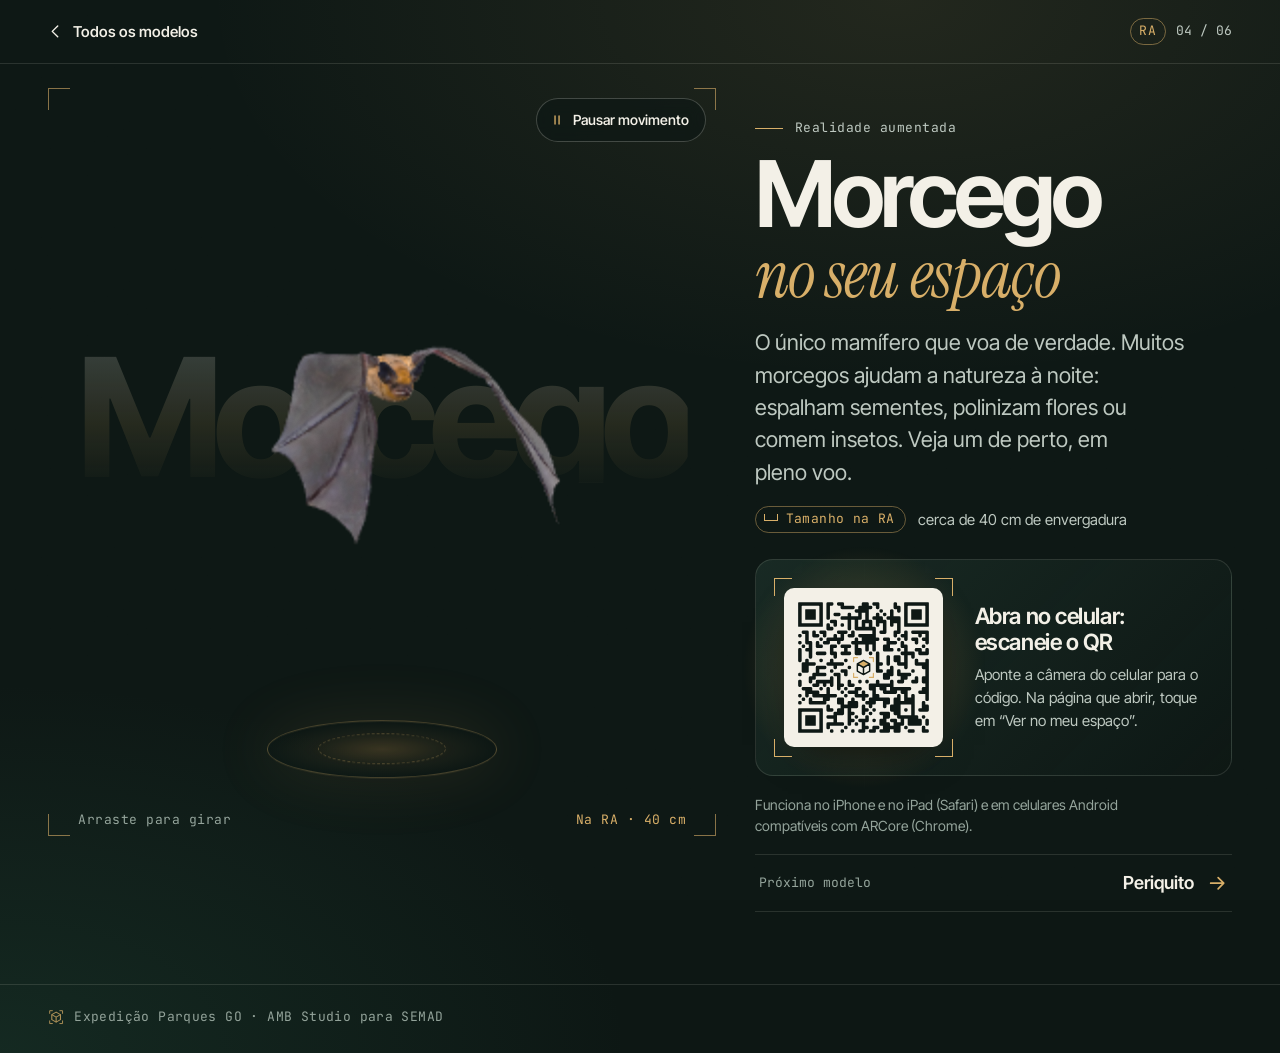
<file: morcego.html>
<!doctype html>
<html lang="pt-BR">
<head>
<meta charset="utf-8">
<meta name="viewport" content="width=device-width, initial-scale=1, viewport-fit=cover">
<!-- Páginas abertas por QR code: fora dos buscadores (noindex não é controle de acesso). -->
<meta name="robots" content="noindex, nofollow">
<meta name="theme-color" content="#0d1714">
<meta name="color-scheme" content="dark">
<title>Morcego em realidade aumentada · Expedição Parques GO</title>
<meta name="description" content="Veja o morcego em realidade aumentada, no seu espaço. O único mamífero que voa de verdade.">
<meta property="og:type" content="website">
<meta property="og:locale" content="pt_BR">
<meta property="og:site_name" content="Expedição Parques GO">
<meta property="og:title" content="Morcego em realidade aumentada · Expedição Parques GO">
<meta property="og:description" content="Veja o morcego em realidade aumentada, no seu espaço. O único mamífero que voa de verdade.">
<meta property="og:url" content="https://tucoamazing.github.io/semad-ra/morcego.html">
<meta property="og:image" content="https://tucoamazing.github.io/semad-ra/media/og/morcego.jpg">
<meta property="og:image:width" content="1200">
<meta property="og:image:height" content="630">
<meta name="twitter:card" content="summary_large_image">
<link rel="icon" href="assets/icone.svg" type="image/svg+xml">
<link rel="icon" href="assets/icone-32.png" sizes="32x32" type="image/png">
<link rel="apple-touch-icon" href="assets/icone-180.png">
<link rel="preload" href="assets/fonts/inter-tight-latin-wght-normal.woff2" as="font" type="font/woff2" crossorigin>
<link rel="preload" href="assets/fonts/instrument-serif-latin-400-italic.woff2" as="font" type="font/woff2" crossorigin>
<link rel="stylesheet" href="assets/ra.css?v=ed4a15a2">
<script type="module" src="assets/model-viewer.min.js?v=4.3.1" integrity="sha384-cprcVQt7wbUl0xngF3PGP6yBB7n4/t+4AoAMG9biiMCGFiWOdzUH10Ie2COTqFNW" crossorigin="anonymous"></script>
<script type="module" src="assets/ra.js?v=bdd2e2f5"></script>
<noscript><style>.ra-cta,.ra-noar,.ra-fotocta,.ra-ouvir,.ra-stage__tools,.ra-vida3d__ar,.ra-size{display:none!important}.ra-desk{display:grid!important}</style></noscript>
</head>
<body class="ra ra--item ra--morcego" data-ar="checking">
<a class="ra-skip" href="#conteudo">Pular para o conteúdo</a>
<div class="ra-app-topo"><div class="ra-app" data-aviso-app hidden>
    <p class="ra-app__t"><strong>Abra no navegador do celular.</strong> Dentro do Instagram, do Facebook, do WhatsApp ou do Line, a câmera, o som e a realidade aumentada podem não funcionar.</p>
    <p class="ra-app__s">Toque em <b>⋯</b> e escolha <b data-app-onde>Abrir no navegador</b>, ou use os botões:</p>
    <div class="ra-app__do">
      <a class="ra-app__btn" data-app-abrir href="#">Abrir no navegador</a>
      <button type="button" class="ra-app__btn ra-app__btn--ghost" data-app-copiar><svg class="ra-ico" viewBox="0 0 24 24" aria-hidden="true" focusable="false"><rect x="8" y="8" width="12" height="12" rx="2" fill="none" stroke="currentColor" stroke-width="1.6"/><path d="M16 8V6a2 2 0 0 0-2-2H6a2 2 0 0 0-2 2v8a2 2 0 0 0 2 2h2" fill="none" stroke="currentColor" stroke-width="1.6"/></svg><span>Copiar o link</span></button>
    </div>
    <p class="ra-app__ok" data-app-ok aria-live="polite"></p>
  </div></div>
<header class="ra-top">
  <a class="ra-top__back" href="./"><svg class="ra-ico" viewBox="0 0 24 24" aria-hidden="true" focusable="false"><path d="M15 5l-7 7 7 7" fill="none" stroke="currentColor" stroke-width="1.8" stroke-linecap="round" stroke-linejoin="round"/></svg><span>Todos os modelos</span></a>
  <p class="ra-top__idx"><span class="ra-top__tag">RA</span><span>04 / 06</span></p>
</header>
<main id="conteudo" class="ra-main ra-main--item">
  <div class="ra-stage" style="--len:7">
    <span class="ra-stage__word" aria-hidden="true">Morcego</span>
    <span class="ra-stage__floor" aria-hidden="true"></span>
    <model-viewer
      id="mv"
      src="media/3d/ar/morcego.glb?v=f140066a"
      ios-src="media/3d/ar/morcego.usdz?v=210b72fd#canonicalWebPageURL=https://tucoamazing.github.io/semad-ra/morcego.html"
      poster="media/poster/morcego.webp?v=ba8fd514"
      alt="Modelo 3D animado de um morcego batendo as asas"
      ar
      ar-modes="webxr scene-viewer quick-look"
      ar-placement="floor"
      ar-scale="fixed"
      camera-controls
      touch-action="pan-y"
      camera-orbit="20deg 78deg auto"
      min-camera-orbit="auto 25deg auto"
      max-camera-orbit="auto 100deg 200%"
      min-field-of-view="18deg"
      interpolation-decay="140"
      auto-rotate
      auto-rotate-delay="600"
      rotation-per-second="14deg"
      interaction-prompt="none"
      autoplay
      animation-name="idle"
      animation-crossfade-duration="450"
      data-loop="idle"
      data-frame="0.42 0.5 0.24"
      data-measure="envergadura"
      environment-image="neutral"
      tone-mapping="neutral"
      exposure="1"
      shadow-intensity="0.45"
      shadow-softness="1"
      loading="eager"
      reveal="auto"
      a11y="{&quot;front&quot;:&quot;Vista de frente&quot;,&quot;right&quot;:&quot;Vista pela direita&quot;,&quot;back&quot;:&quot;Vista de trás&quot;,&quot;left&quot;:&quot;Vista pela esquerda&quot;,&quot;upper-front&quot;:&quot;Vista de cima, pela frente&quot;,&quot;upper-right&quot;:&quot;Vista de cima, pela direita&quot;,&quot;upper-back&quot;:&quot;Vista de cima, por trás&quot;,&quot;upper-left&quot;:&quot;Vista de cima, pela esquerda&quot;,&quot;lower-front&quot;:&quot;Vista de baixo, pela frente&quot;,&quot;lower-right&quot;:&quot;Vista de baixo, pela direita&quot;,&quot;lower-back&quot;:&quot;Vista de baixo, por trás&quot;,&quot;lower-left&quot;:&quot;Vista de baixo, pela esquerda&quot;,&quot;interaction-prompt&quot;:&quot;Use o toque, o mouse ou as setas do teclado para girar.&quot;}">
      <div class="ra-poster" slot="poster">
        <img class="ra-poster__img" src="media/poster/morcego.webp?v=ba8fd514" alt="" width="1000" height="350" decoding="async" fetchpriority="high">
        <p class="ra-loader"><span class="ra-loader__ring" aria-hidden="true"></span>Carregando o modelo 3D</p>
      </div>
      <div class="ra-progress" slot="progress-bar" aria-hidden="true"><span></span></div>
      <span class="ra-anchor" slot="hotspot-chao" data-position="0m 0m 0m" data-normal="0m 1m 0m" aria-hidden="true"></span>
      <span slot="ar-button" hidden></span>
      
    </model-viewer>
    <span class="ra-corner ra-corner--tl" aria-hidden="true"></span><span class="ra-corner ra-corner--tr" aria-hidden="true"></span><span class="ra-corner ra-corner--bl" aria-hidden="true"></span><span class="ra-corner ra-corner--br" aria-hidden="true"></span>
    <div class="ra-stage__tools">
      <button type="button" class="ra-chip" data-motion data-state="playing"><svg class="ra-ico ra-ico--pause" viewBox="0 0 24 24" aria-hidden="true" focusable="false"><path d="M9 6v12M15 6v12" fill="none" stroke="currentColor" stroke-width="2" stroke-linecap="round"/></svg><svg class="ra-ico ra-ico--play" viewBox="0 0 24 24" aria-hidden="true" focusable="false"><path d="M8 5.5v13l10-6.5z" fill="currentColor"/></svg><span class="ra-chip__label" data-motion-label>Pausar movimento</span></button>
      
      
    </div>
    
    <p class="ra-stage__hud" aria-hidden="true"><span>Arraste para girar</span><span class="ra-stage__dim" data-dim>Na RA · 40 cm</span></p>
    <div class="ra-stage__error">
      <p class="ra-stage__error-t" data-error-text>Não foi possível carregar o modelo 3D. Verifique a conexão.</p>
      <div class="ra-stage__error-do">
        <a class="ra-direct" data-direct data-title="Morcego" data-label="Abrir na câmera" aria-label="Abrir o morcego direto na câmera do celular" hidden><img class="ra-direct__ico" src="data:image/svg+xml,%3Csvg%20xmlns%3D%22http%3A%2F%2Fwww.w3.org%2F2000%2Fsvg%22%20viewBox%3D%220%200%2024%2024%22%3E%3Cg%20fill%3D%22none%22%20stroke%3D%22%230d1714%22%20stroke-linejoin%3D%22round%22%3E%3Cpath%20d%3D%22M12%204.6%2018.4%208.3v7.4L12%2019.4l-6.4-3.7V8.3z%22%20stroke-width%3D%221.8%22%2F%3E%3Cpath%20d%3D%22M5.6%208.3%2012%2012l6.4-3.7M12%2012v7.4%22%20stroke-width%3D%221.8%22%2F%3E%3Cpath%20d%3D%22M2.5%206.5v-4h4M17.5%202.5h4v4M21.5%2017.5v4h-4M6.5%2021.5h-4v-4%22%20stroke-width%3D%221.6%22%20stroke-linecap%3D%22round%22%2F%3E%3C%2Fg%3E%3C%2Fsvg%3E" alt="" width="22" height="22"></a>
        <button type="button" class="ra-chip" data-reload>Tentar de novo</button>
      </div>
    </div>
  </div>
  <section class="ra-info" aria-labelledby="titulo">
    <p class="ra-eyebrow">Realidade aumentada</p>
    <h1 id="titulo" class="ra-title">Morcego <span class="ra-title__sub">no seu espaço</span></h1>
    <p class="ra-chamada">O único mamífero que voa de verdade. Muitos morcegos ajudam a natureza à noite: espalham sementes, polinizam flores ou comem insetos. Veja um de perto, em pleno voo.</p>
    <p class="ra-size" data-size data-static><span class="ra-size__k">Tamanho na RA<span class="ra-sr">:</span></span> <span data-size-v>cerca de 40 cm de envergadura</span></p>
    
    
    <div class="ra-cta">
      <button type="button" class="ra-ar-btn" data-ar-launch><svg class="ra-ico" viewBox="0 0 24 24" aria-hidden="true" focusable="false"><path d="M12 4.6 18.4 8.3v7.4L12 19.4l-6.4-3.7V8.3z" fill="none" stroke="currentColor" stroke-width="1.6" stroke-linejoin="round"/><path d="M5.6 8.3 12 12l6.4-3.7M12 12v7.4" fill="none" stroke="currentColor" stroke-width="1.6" stroke-linejoin="round"/><path d="M2.5 6.5v-4h4M17.5 2.5h4v4M21.5 17.5v4h-4M6.5 21.5h-4v-4" fill="none" stroke="currentColor" stroke-width="1.4" stroke-linecap="round" stroke-linejoin="round"/></svg><span>Ver no meu espaço</span></button>
      <p class="ra-hint"><svg class="ra-ico" viewBox="0 0 24 24" aria-hidden="true" focusable="false"><rect x="7" y="2.5" width="10" height="19" rx="2.4" fill="none" stroke="currentColor" stroke-width="1.6"/><path d="M10.5 18.5h3" stroke="currentColor" stroke-width="1.6" stroke-linecap="round"/></svg><span>Aponte o celular para uma mesa (ou para o chão), mova devagar e toque para posicionar.</span></p>
    </div>
    
    
    <div class="ra-noar">
      <p class="ra-noar__t">Este navegador não abriu a realidade aumentada.</p>
      <p class="ra-noar__s">No iPhone, abra esta página no Safari; no Android, no Chrome (em aparelhos compatíveis com ARCore).<span class="ra-noar__spin"> Enquanto isso, você pode girar o modelo 3D com o dedo.</span></p>
      <button type="button" class="ra-chip" data-copy-link><svg class="ra-ico" viewBox="0 0 24 24" aria-hidden="true" focusable="false"><rect x="8" y="8" width="12" height="12" rx="2" fill="none" stroke="currentColor" stroke-width="1.6"/><path d="M16 8V6a2 2 0 0 0-2-2H6a2 2 0 0 0-2 2v8a2 2 0 0 0 2 2h2" fill="none" stroke="currentColor" stroke-width="1.6"/></svg><span>Copiar o link desta página</span></button>
    </div>
    <div class="ra-desk">
      <div class="ra-qr">
        <img src="qr/morcego.svg?v=60327532" width="200" height="200" alt="Código QR que abre esta página no celular: Morcego em realidade aumentada" decoding="async">
        <span class="ra-corner ra-corner--tl" aria-hidden="true"></span><span class="ra-corner ra-corner--tr" aria-hidden="true"></span><span class="ra-corner ra-corner--bl" aria-hidden="true"></span><span class="ra-corner ra-corner--br" aria-hidden="true"></span>
      </div>
      <div class="ra-desk__text">
        <p class="ra-desk__t">Abra no celular: escaneie o QR</p>
        <p class="ra-desk__s">Aponte a câmera do celular para o código. Na página que abrir, toque em “Ver no meu espaço”.</p>
      </div>
    </div>
    <p class="ra-status" data-ar-status role="status" aria-live="polite"></p>
    <p class="ra-compat">Funciona no iPhone e no iPad (Safari) e em celulares Android compatíveis com ARCore (Chrome).</p>
    <nav class="ra-next" aria-label="Outros modelos">
      <a href="periquito.html"><span class="ra-next__k">Próximo modelo</span><span class="ra-next__n">Periquito</span><svg class="ra-ico" viewBox="0 0 24 24" aria-hidden="true" focusable="false"><path d="M5 12h13M13 6l6 6-6 6" fill="none" stroke="currentColor" stroke-width="1.8" stroke-linecap="round" stroke-linejoin="round"/></svg></a>
    </nav>
  </section>
  
</main>


<footer class="ra-foot">
  <p class="ra-selo"><svg class="ra-ico" viewBox="0 0 24 24" aria-hidden="true" focusable="false"><path d="M12 4.6 18.4 8.3v7.4L12 19.4l-6.4-3.7V8.3z" fill="none" stroke="currentColor" stroke-width="1.6" stroke-linejoin="round"/><path d="M5.6 8.3 12 12l6.4-3.7M12 12v7.4" fill="none" stroke="currentColor" stroke-width="1.6" stroke-linejoin="round"/><path d="M2.5 6.5v-4h4M17.5 2.5h4v4M21.5 17.5v4h-4M6.5 21.5h-4v-4" fill="none" stroke="currentColor" stroke-width="1.4" stroke-linecap="round" stroke-linejoin="round"/></svg><span>Expedição Parques GO · AMB Studio para SEMAD</span></p>
</footer>
</body>
</html>
</file>
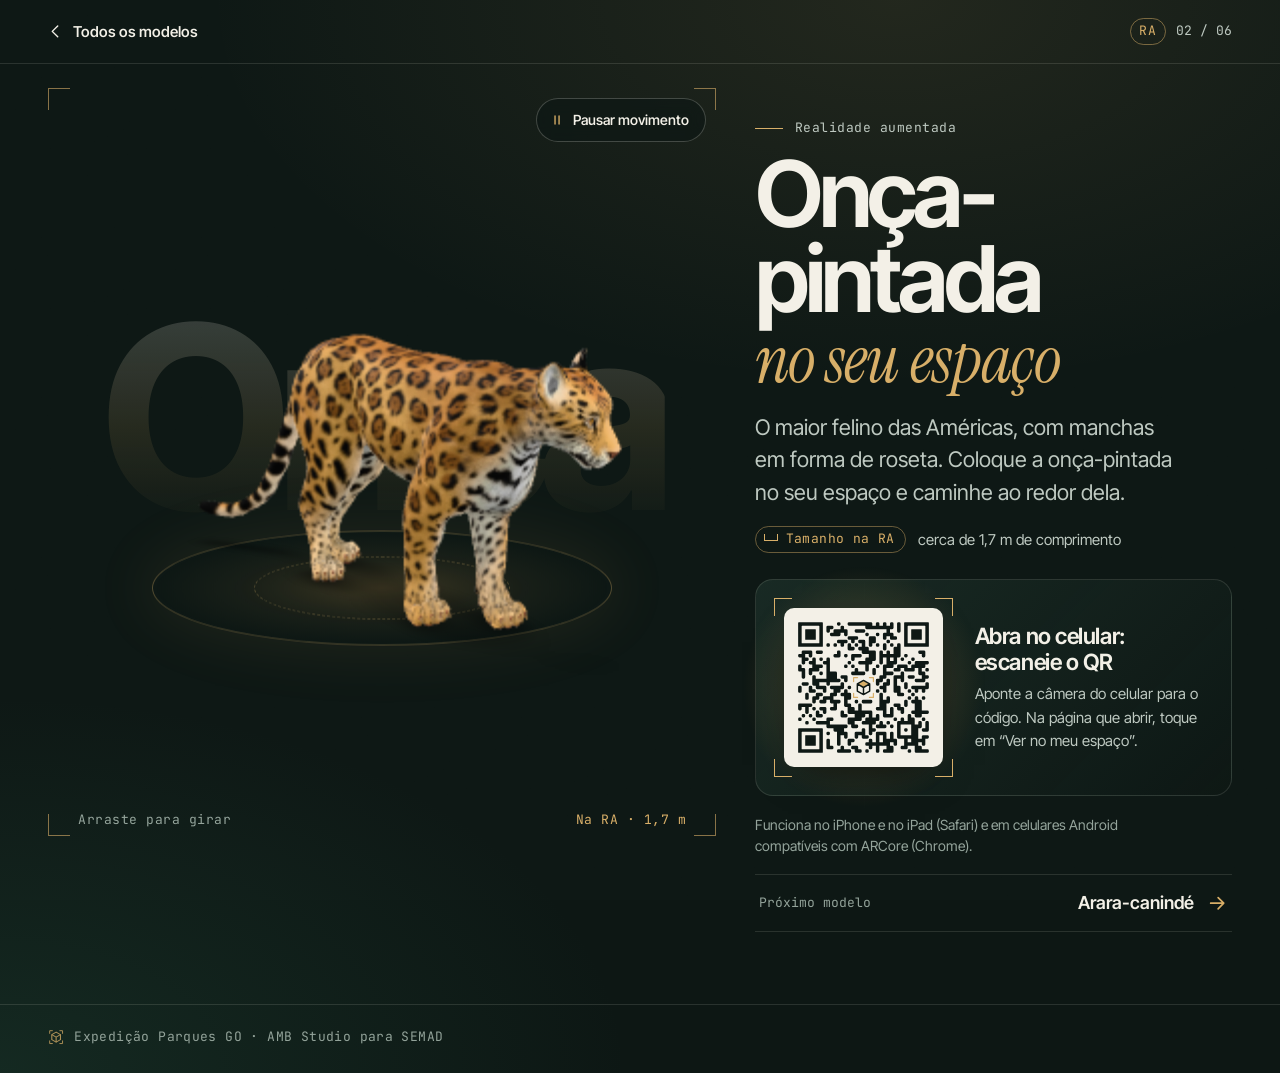
<file: onca.html>
<!doctype html>
<html lang="pt-BR">
<head>
<meta charset="utf-8">
<meta name="viewport" content="width=device-width, initial-scale=1, viewport-fit=cover">
<!-- Páginas abertas por QR code: fora dos buscadores (noindex não é controle de acesso). -->
<meta name="robots" content="noindex, nofollow">
<meta name="theme-color" content="#0d1714">
<meta name="color-scheme" content="dark">
<title>Onça-pintada em realidade aumentada · Expedição Parques GO</title>
<meta name="description" content="Veja a onça-pintada em realidade aumentada, no seu espaço. O maior felino das Américas.">
<meta property="og:type" content="website">
<meta property="og:locale" content="pt_BR">
<meta property="og:site_name" content="Expedição Parques GO">
<meta property="og:title" content="Onça-pintada em realidade aumentada · Expedição Parques GO">
<meta property="og:description" content="Veja a onça-pintada em realidade aumentada, no seu espaço. O maior felino das Américas.">
<meta property="og:url" content="https://tucoamazing.github.io/semad-ra/onca.html">
<meta property="og:image" content="https://tucoamazing.github.io/semad-ra/media/og/onca.jpg">
<meta property="og:image:width" content="1200">
<meta property="og:image:height" content="630">
<meta name="twitter:card" content="summary_large_image">
<link rel="icon" href="assets/icone.svg" type="image/svg+xml">
<link rel="icon" href="assets/icone-32.png" sizes="32x32" type="image/png">
<link rel="apple-touch-icon" href="assets/icone-180.png">
<link rel="preload" href="assets/fonts/inter-tight-latin-wght-normal.woff2" as="font" type="font/woff2" crossorigin>
<link rel="preload" href="assets/fonts/instrument-serif-latin-400-italic.woff2" as="font" type="font/woff2" crossorigin>
<link rel="stylesheet" href="assets/ra.css?v=ed4a15a2">
<script type="module" src="assets/model-viewer.min.js?v=4.3.1" integrity="sha384-cprcVQt7wbUl0xngF3PGP6yBB7n4/t+4AoAMG9biiMCGFiWOdzUH10Ie2COTqFNW" crossorigin="anonymous"></script>
<script type="module" src="assets/ra.js?v=bdd2e2f5"></script>
<noscript><style>.ra-cta,.ra-noar,.ra-fotocta,.ra-ouvir,.ra-stage__tools,.ra-vida3d__ar,.ra-size{display:none!important}.ra-desk{display:grid!important}</style></noscript>
</head>
<body class="ra ra--item ra--onca" data-ar="checking">
<a class="ra-skip" href="#conteudo">Pular para o conteúdo</a>
<div class="ra-app-topo"><div class="ra-app" data-aviso-app hidden>
    <p class="ra-app__t"><strong>Abra no navegador do celular.</strong> Dentro do Instagram, do Facebook, do WhatsApp ou do Line, a câmera, o som e a realidade aumentada podem não funcionar.</p>
    <p class="ra-app__s">Toque em <b>⋯</b> e escolha <b data-app-onde>Abrir no navegador</b>, ou use os botões:</p>
    <div class="ra-app__do">
      <a class="ra-app__btn" data-app-abrir href="#">Abrir no navegador</a>
      <button type="button" class="ra-app__btn ra-app__btn--ghost" data-app-copiar><svg class="ra-ico" viewBox="0 0 24 24" aria-hidden="true" focusable="false"><rect x="8" y="8" width="12" height="12" rx="2" fill="none" stroke="currentColor" stroke-width="1.6"/><path d="M16 8V6a2 2 0 0 0-2-2H6a2 2 0 0 0-2 2v8a2 2 0 0 0 2 2h2" fill="none" stroke="currentColor" stroke-width="1.6"/></svg><span>Copiar o link</span></button>
    </div>
    <p class="ra-app__ok" data-app-ok aria-live="polite"></p>
  </div></div>
<header class="ra-top">
  <a class="ra-top__back" href="./"><svg class="ra-ico" viewBox="0 0 24 24" aria-hidden="true" focusable="false"><path d="M15 5l-7 7 7 7" fill="none" stroke="currentColor" stroke-width="1.8" stroke-linecap="round" stroke-linejoin="round"/></svg><span>Todos os modelos</span></a>
  <p class="ra-top__idx"><span class="ra-top__tag">RA</span><span>02 / 06</span></p>
</header>
<main id="conteudo" class="ra-main ra-main--item">
  <div class="ra-stage" style="--len:4">
    <span class="ra-stage__word" aria-hidden="true">Onça</span>
    <span class="ra-stage__floor" aria-hidden="true"></span>
    <model-viewer
      id="mv"
      src="media/3d/ar/onca.glb?v=1f174c9f"
      ios-src="media/3d/ar/onca.usdz?v=d39e2617#canonicalWebPageURL=https://tucoamazing.github.io/semad-ra/onca.html"
      poster="media/poster/onca.webp?v=721fc245"
      alt="Modelo 3D animado de uma onça-pintada"
      ar
      ar-modes="webxr scene-viewer quick-look"
      ar-placement="floor"
      ar-scale="fixed"
      camera-controls
      touch-action="pan-y"
      camera-orbit="35deg 78deg auto"
      min-camera-orbit="auto 25deg auto"
      max-camera-orbit="auto 100deg auto"
      min-field-of-view="18deg"
      interpolation-decay="140"
      auto-rotate
      auto-rotate-delay="600"
      rotation-per-second="14deg"
      interaction-prompt="none"
      autoplay
      animation-name="idle"
      animation-crossfade-duration="450"
      data-loop="idle"
      data-measure="comprimento"
      environment-image="neutral"
      tone-mapping="neutral"
      exposure="1"
      shadow-intensity="1"
      shadow-softness="0.85"
      loading="eager"
      reveal="auto"
      a11y="{&quot;front&quot;:&quot;Vista de frente&quot;,&quot;right&quot;:&quot;Vista pela direita&quot;,&quot;back&quot;:&quot;Vista de trás&quot;,&quot;left&quot;:&quot;Vista pela esquerda&quot;,&quot;upper-front&quot;:&quot;Vista de cima, pela frente&quot;,&quot;upper-right&quot;:&quot;Vista de cima, pela direita&quot;,&quot;upper-back&quot;:&quot;Vista de cima, por trás&quot;,&quot;upper-left&quot;:&quot;Vista de cima, pela esquerda&quot;,&quot;lower-front&quot;:&quot;Vista de baixo, pela frente&quot;,&quot;lower-right&quot;:&quot;Vista de baixo, pela direita&quot;,&quot;lower-back&quot;:&quot;Vista de baixo, por trás&quot;,&quot;lower-left&quot;:&quot;Vista de baixo, pela esquerda&quot;,&quot;interaction-prompt&quot;:&quot;Use o toque, o mouse ou as setas do teclado para girar.&quot;}">
      <div class="ra-poster" slot="poster">
        <img class="ra-poster__img" src="media/poster/onca.webp?v=721fc245" alt="" width="971" height="1000" decoding="async" fetchpriority="high">
        <p class="ra-loader"><span class="ra-loader__ring" aria-hidden="true"></span>Carregando o modelo 3D</p>
      </div>
      <div class="ra-progress" slot="progress-bar" aria-hidden="true"><span></span></div>
      <span class="ra-anchor" slot="hotspot-chao" data-position="0m 0m 0m" data-normal="0m 1m 0m" aria-hidden="true"></span>
      <span slot="ar-button" hidden></span>
      
    </model-viewer>
    <span class="ra-corner ra-corner--tl" aria-hidden="true"></span><span class="ra-corner ra-corner--tr" aria-hidden="true"></span><span class="ra-corner ra-corner--bl" aria-hidden="true"></span><span class="ra-corner ra-corner--br" aria-hidden="true"></span>
    <div class="ra-stage__tools">
      <button type="button" class="ra-chip" data-motion data-state="playing"><svg class="ra-ico ra-ico--pause" viewBox="0 0 24 24" aria-hidden="true" focusable="false"><path d="M9 6v12M15 6v12" fill="none" stroke="currentColor" stroke-width="2" stroke-linecap="round"/></svg><svg class="ra-ico ra-ico--play" viewBox="0 0 24 24" aria-hidden="true" focusable="false"><path d="M8 5.5v13l10-6.5z" fill="currentColor"/></svg><span class="ra-chip__label" data-motion-label>Pausar movimento</span></button>
      
      
    </div>
    
    <p class="ra-stage__hud" aria-hidden="true"><span>Arraste para girar</span><span class="ra-stage__dim" data-dim>Na RA · 1,7 m</span></p>
    <div class="ra-stage__error">
      <p class="ra-stage__error-t" data-error-text>Não foi possível carregar o modelo 3D. Verifique a conexão.</p>
      <div class="ra-stage__error-do">
        <a class="ra-direct" data-direct data-title="Onça-pintada" data-label="Abrir na câmera" aria-label="Abrir a onça-pintada direto na câmera do celular" hidden><img class="ra-direct__ico" src="data:image/svg+xml,%3Csvg%20xmlns%3D%22http%3A%2F%2Fwww.w3.org%2F2000%2Fsvg%22%20viewBox%3D%220%200%2024%2024%22%3E%3Cg%20fill%3D%22none%22%20stroke%3D%22%230d1714%22%20stroke-linejoin%3D%22round%22%3E%3Cpath%20d%3D%22M12%204.6%2018.4%208.3v7.4L12%2019.4l-6.4-3.7V8.3z%22%20stroke-width%3D%221.8%22%2F%3E%3Cpath%20d%3D%22M5.6%208.3%2012%2012l6.4-3.7M12%2012v7.4%22%20stroke-width%3D%221.8%22%2F%3E%3Cpath%20d%3D%22M2.5%206.5v-4h4M17.5%202.5h4v4M21.5%2017.5v4h-4M6.5%2021.5h-4v-4%22%20stroke-width%3D%221.6%22%20stroke-linecap%3D%22round%22%2F%3E%3C%2Fg%3E%3C%2Fsvg%3E" alt="" width="22" height="22"></a>
        <button type="button" class="ra-chip" data-reload>Tentar de novo</button>
      </div>
    </div>
  </div>
  <section class="ra-info" aria-labelledby="titulo">
    <p class="ra-eyebrow">Realidade aumentada</p>
    <h1 id="titulo" class="ra-title">Onça-pintada <span class="ra-title__sub">no seu espaço</span></h1>
    <p class="ra-chamada">O maior felino das Américas, com manchas em forma de roseta. Coloque a onça-pintada no seu espaço e caminhe ao redor dela.</p>
    <p class="ra-size" data-size data-static><span class="ra-size__k">Tamanho na RA<span class="ra-sr">:</span></span> <span data-size-v>cerca de 1,7 m de comprimento</span></p>
    
    
    <div class="ra-cta">
      <button type="button" class="ra-ar-btn" data-ar-launch><svg class="ra-ico" viewBox="0 0 24 24" aria-hidden="true" focusable="false"><path d="M12 4.6 18.4 8.3v7.4L12 19.4l-6.4-3.7V8.3z" fill="none" stroke="currentColor" stroke-width="1.6" stroke-linejoin="round"/><path d="M5.6 8.3 12 12l6.4-3.7M12 12v7.4" fill="none" stroke="currentColor" stroke-width="1.6" stroke-linejoin="round"/><path d="M2.5 6.5v-4h4M17.5 2.5h4v4M21.5 17.5v4h-4M6.5 21.5h-4v-4" fill="none" stroke="currentColor" stroke-width="1.4" stroke-linecap="round" stroke-linejoin="round"/></svg><span>Ver no meu espaço</span></button>
      <p class="ra-hint"><svg class="ra-ico" viewBox="0 0 24 24" aria-hidden="true" focusable="false"><rect x="7" y="2.5" width="10" height="19" rx="2.4" fill="none" stroke="currentColor" stroke-width="1.6"/><path d="M10.5 18.5h3" stroke="currentColor" stroke-width="1.6" stroke-linecap="round"/></svg><span>Aponte o celular para o chão, mova devagar e toque para posicionar.</span></p>
    </div>
    
    
    <div class="ra-noar">
      <p class="ra-noar__t">Este navegador não abriu a realidade aumentada.</p>
      <p class="ra-noar__s">No iPhone, abra esta página no Safari; no Android, no Chrome (em aparelhos compatíveis com ARCore).<span class="ra-noar__spin"> Enquanto isso, você pode girar o modelo 3D com o dedo.</span></p>
      <button type="button" class="ra-chip" data-copy-link><svg class="ra-ico" viewBox="0 0 24 24" aria-hidden="true" focusable="false"><rect x="8" y="8" width="12" height="12" rx="2" fill="none" stroke="currentColor" stroke-width="1.6"/><path d="M16 8V6a2 2 0 0 0-2-2H6a2 2 0 0 0-2 2v8a2 2 0 0 0 2 2h2" fill="none" stroke="currentColor" stroke-width="1.6"/></svg><span>Copiar o link desta página</span></button>
    </div>
    <div class="ra-desk">
      <div class="ra-qr">
        <img src="qr/onca.svg?v=c6ec4fdb" width="200" height="200" alt="Código QR que abre esta página no celular: Onça-pintada em realidade aumentada" decoding="async">
        <span class="ra-corner ra-corner--tl" aria-hidden="true"></span><span class="ra-corner ra-corner--tr" aria-hidden="true"></span><span class="ra-corner ra-corner--bl" aria-hidden="true"></span><span class="ra-corner ra-corner--br" aria-hidden="true"></span>
      </div>
      <div class="ra-desk__text">
        <p class="ra-desk__t">Abra no celular: escaneie o QR</p>
        <p class="ra-desk__s">Aponte a câmera do celular para o código. Na página que abrir, toque em “Ver no meu espaço”.</p>
      </div>
    </div>
    <p class="ra-status" data-ar-status role="status" aria-live="polite"></p>
    <p class="ra-compat">Funciona no iPhone e no iPad (Safari) e em celulares Android compatíveis com ARCore (Chrome).</p>
    <nav class="ra-next" aria-label="Outros modelos">
      <a href="arara.html"><span class="ra-next__k">Próximo modelo</span><span class="ra-next__n">Arara-canindé</span><svg class="ra-ico" viewBox="0 0 24 24" aria-hidden="true" focusable="false"><path d="M5 12h13M13 6l6 6-6 6" fill="none" stroke="currentColor" stroke-width="1.8" stroke-linecap="round" stroke-linejoin="round"/></svg></a>
    </nav>
  </section>
  
</main>


<footer class="ra-foot">
  <p class="ra-selo"><svg class="ra-ico" viewBox="0 0 24 24" aria-hidden="true" focusable="false"><path d="M12 4.6 18.4 8.3v7.4L12 19.4l-6.4-3.7V8.3z" fill="none" stroke="currentColor" stroke-width="1.6" stroke-linejoin="round"/><path d="M5.6 8.3 12 12l6.4-3.7M12 12v7.4" fill="none" stroke="currentColor" stroke-width="1.6" stroke-linejoin="round"/><path d="M2.5 6.5v-4h4M17.5 2.5h4v4M21.5 17.5v4h-4M6.5 21.5h-4v-4" fill="none" stroke="currentColor" stroke-width="1.4" stroke-linecap="round" stroke-linejoin="round"/></svg><span>Expedição Parques GO · AMB Studio para SEMAD</span></p>
</footer>
</body>
</html>
</file>
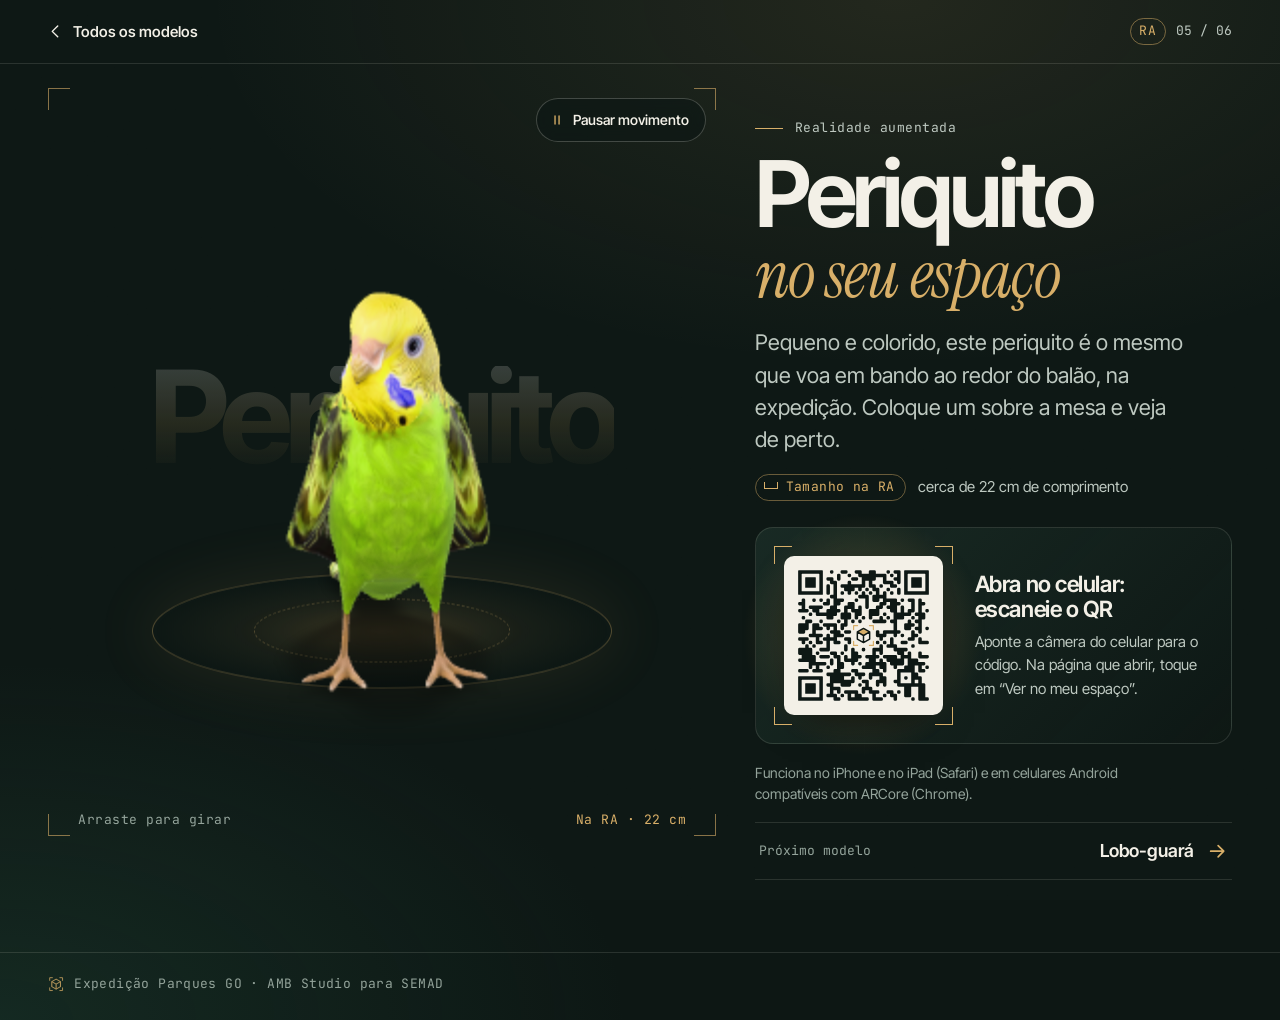
<file: periquito.html>
<!doctype html>
<html lang="pt-BR">
<head>
<meta charset="utf-8">
<meta name="viewport" content="width=device-width, initial-scale=1, viewport-fit=cover">
<!-- Páginas abertas por QR code: fora dos buscadores (noindex não é controle de acesso). -->
<meta name="robots" content="noindex, nofollow">
<meta name="theme-color" content="#0d1714">
<meta name="color-scheme" content="dark">
<title>Periquito em realidade aumentada · Expedição Parques GO</title>
<meta name="description" content="Veja o periquito em realidade aumentada, no seu espaço. O mesmo que voa em bando na expedição.">
<meta property="og:type" content="website">
<meta property="og:locale" content="pt_BR">
<meta property="og:site_name" content="Expedição Parques GO">
<meta property="og:title" content="Periquito em realidade aumentada · Expedição Parques GO">
<meta property="og:description" content="Veja o periquito em realidade aumentada, no seu espaço. O mesmo que voa em bando na expedição.">
<meta property="og:url" content="https://tucoamazing.github.io/semad-ra/periquito.html">
<meta property="og:image" content="https://tucoamazing.github.io/semad-ra/media/og/periquito.jpg">
<meta property="og:image:width" content="1200">
<meta property="og:image:height" content="630">
<meta name="twitter:card" content="summary_large_image">
<link rel="icon" href="assets/icone.svg" type="image/svg+xml">
<link rel="icon" href="assets/icone-32.png" sizes="32x32" type="image/png">
<link rel="apple-touch-icon" href="assets/icone-180.png">
<link rel="preload" href="assets/fonts/inter-tight-latin-wght-normal.woff2" as="font" type="font/woff2" crossorigin>
<link rel="preload" href="assets/fonts/instrument-serif-latin-400-italic.woff2" as="font" type="font/woff2" crossorigin>
<link rel="stylesheet" href="assets/ra.css?v=ed4a15a2">
<script type="module" src="assets/model-viewer.min.js?v=4.3.1" integrity="sha384-cprcVQt7wbUl0xngF3PGP6yBB7n4/t+4AoAMG9biiMCGFiWOdzUH10Ie2COTqFNW" crossorigin="anonymous"></script>
<script type="module" src="assets/ra.js?v=bdd2e2f5"></script>
<noscript><style>.ra-cta,.ra-noar,.ra-fotocta,.ra-ouvir,.ra-stage__tools,.ra-vida3d__ar,.ra-size{display:none!important}.ra-desk{display:grid!important}</style></noscript>
</head>
<body class="ra ra--item ra--periquito" data-ar="checking">
<a class="ra-skip" href="#conteudo">Pular para o conteúdo</a>
<div class="ra-app-topo"><div class="ra-app" data-aviso-app hidden>
    <p class="ra-app__t"><strong>Abra no navegador do celular.</strong> Dentro do Instagram, do Facebook, do WhatsApp ou do Line, a câmera, o som e a realidade aumentada podem não funcionar.</p>
    <p class="ra-app__s">Toque em <b>⋯</b> e escolha <b data-app-onde>Abrir no navegador</b>, ou use os botões:</p>
    <div class="ra-app__do">
      <a class="ra-app__btn" data-app-abrir href="#">Abrir no navegador</a>
      <button type="button" class="ra-app__btn ra-app__btn--ghost" data-app-copiar><svg class="ra-ico" viewBox="0 0 24 24" aria-hidden="true" focusable="false"><rect x="8" y="8" width="12" height="12" rx="2" fill="none" stroke="currentColor" stroke-width="1.6"/><path d="M16 8V6a2 2 0 0 0-2-2H6a2 2 0 0 0-2 2v8a2 2 0 0 0 2 2h2" fill="none" stroke="currentColor" stroke-width="1.6"/></svg><span>Copiar o link</span></button>
    </div>
    <p class="ra-app__ok" data-app-ok aria-live="polite"></p>
  </div></div>
<header class="ra-top">
  <a class="ra-top__back" href="./"><svg class="ra-ico" viewBox="0 0 24 24" aria-hidden="true" focusable="false"><path d="M15 5l-7 7 7 7" fill="none" stroke="currentColor" stroke-width="1.8" stroke-linecap="round" stroke-linejoin="round"/></svg><span>Todos os modelos</span></a>
  <p class="ra-top__idx"><span class="ra-top__tag">RA</span><span>05 / 06</span></p>
</header>
<main id="conteudo" class="ra-main ra-main--item">
  <div class="ra-stage" style="--len:9">
    <span class="ra-stage__word" aria-hidden="true">Periquito</span>
    <span class="ra-stage__floor" aria-hidden="true"></span>
    <model-viewer
      id="mv"
      src="media/3d/ar/periquito.glb?v=829de234"
      ios-src="media/3d/ar/periquito.usdz?v=22ca0f49#canonicalWebPageURL=https://tucoamazing.github.io/semad-ra/periquito.html"
      poster="media/poster/periquito.webp?v=62e96182"
      alt="Modelo 3D animado de um periquito pousado"
      ar
      ar-modes="webxr scene-viewer quick-look"
      ar-placement="floor"
      ar-scale="fixed"
      camera-controls
      touch-action="pan-y"
      camera-orbit="-15deg 80deg 150%"
      min-camera-orbit="-100deg 25deg auto"
      max-camera-orbit="100deg 100deg auto"
      min-field-of-view="18deg"
      interpolation-decay="140"
      data-sweep="90"
      interaction-prompt="none"
      autoplay
      animation-name="idle"
      animation-crossfade-duration="450"
      data-loop="idle"
      data-measure="comprimento"
      environment-image="neutral"
      tone-mapping="neutral"
      exposure="1"
      shadow-intensity="1"
      shadow-softness="0.85"
      loading="eager"
      reveal="auto"
      a11y="{&quot;front&quot;:&quot;Vista de frente&quot;,&quot;right&quot;:&quot;Vista pela direita&quot;,&quot;back&quot;:&quot;Vista de trás&quot;,&quot;left&quot;:&quot;Vista pela esquerda&quot;,&quot;upper-front&quot;:&quot;Vista de cima, pela frente&quot;,&quot;upper-right&quot;:&quot;Vista de cima, pela direita&quot;,&quot;upper-back&quot;:&quot;Vista de cima, por trás&quot;,&quot;upper-left&quot;:&quot;Vista de cima, pela esquerda&quot;,&quot;lower-front&quot;:&quot;Vista de baixo, pela frente&quot;,&quot;lower-right&quot;:&quot;Vista de baixo, pela direita&quot;,&quot;lower-back&quot;:&quot;Vista de baixo, por trás&quot;,&quot;lower-left&quot;:&quot;Vista de baixo, pela esquerda&quot;,&quot;interaction-prompt&quot;:&quot;Use o toque, o mouse ou as setas do teclado para girar.&quot;}">
      <div class="ra-poster" slot="poster">
        <img class="ra-poster__img" src="media/poster/periquito.webp?v=62e96182" alt="" width="637" height="1000" decoding="async" fetchpriority="high">
        <p class="ra-loader"><span class="ra-loader__ring" aria-hidden="true"></span>Carregando o modelo 3D</p>
      </div>
      <div class="ra-progress" slot="progress-bar" aria-hidden="true"><span></span></div>
      <span class="ra-anchor" slot="hotspot-chao" data-position="0m 0m 0m" data-normal="0m 1m 0m" aria-hidden="true"></span>
      <span slot="ar-button" hidden></span>
      
    </model-viewer>
    <span class="ra-corner ra-corner--tl" aria-hidden="true"></span><span class="ra-corner ra-corner--tr" aria-hidden="true"></span><span class="ra-corner ra-corner--bl" aria-hidden="true"></span><span class="ra-corner ra-corner--br" aria-hidden="true"></span>
    <div class="ra-stage__tools">
      <button type="button" class="ra-chip" data-motion data-state="playing"><svg class="ra-ico ra-ico--pause" viewBox="0 0 24 24" aria-hidden="true" focusable="false"><path d="M9 6v12M15 6v12" fill="none" stroke="currentColor" stroke-width="2" stroke-linecap="round"/></svg><svg class="ra-ico ra-ico--play" viewBox="0 0 24 24" aria-hidden="true" focusable="false"><path d="M8 5.5v13l10-6.5z" fill="currentColor"/></svg><span class="ra-chip__label" data-motion-label>Pausar movimento</span></button>
      
      
    </div>
    
    <p class="ra-stage__hud" aria-hidden="true"><span>Arraste para girar</span><span class="ra-stage__dim" data-dim>Na RA · 22 cm</span></p>
    <div class="ra-stage__error">
      <p class="ra-stage__error-t" data-error-text>Não foi possível carregar o modelo 3D. Verifique a conexão.</p>
      <div class="ra-stage__error-do">
        <a class="ra-direct" data-direct data-title="Periquito" data-label="Abrir na câmera" aria-label="Abrir o periquito direto na câmera do celular" hidden><img class="ra-direct__ico" src="data:image/svg+xml,%3Csvg%20xmlns%3D%22http%3A%2F%2Fwww.w3.org%2F2000%2Fsvg%22%20viewBox%3D%220%200%2024%2024%22%3E%3Cg%20fill%3D%22none%22%20stroke%3D%22%230d1714%22%20stroke-linejoin%3D%22round%22%3E%3Cpath%20d%3D%22M12%204.6%2018.4%208.3v7.4L12%2019.4l-6.4-3.7V8.3z%22%20stroke-width%3D%221.8%22%2F%3E%3Cpath%20d%3D%22M5.6%208.3%2012%2012l6.4-3.7M12%2012v7.4%22%20stroke-width%3D%221.8%22%2F%3E%3Cpath%20d%3D%22M2.5%206.5v-4h4M17.5%202.5h4v4M21.5%2017.5v4h-4M6.5%2021.5h-4v-4%22%20stroke-width%3D%221.6%22%20stroke-linecap%3D%22round%22%2F%3E%3C%2Fg%3E%3C%2Fsvg%3E" alt="" width="22" height="22"></a>
        <button type="button" class="ra-chip" data-reload>Tentar de novo</button>
      </div>
    </div>
  </div>
  <section class="ra-info" aria-labelledby="titulo">
    <p class="ra-eyebrow">Realidade aumentada</p>
    <h1 id="titulo" class="ra-title">Periquito <span class="ra-title__sub">no seu espaço</span></h1>
    <p class="ra-chamada">Pequeno e colorido, este periquito é o mesmo que voa em bando ao redor do balão, na expedição. Coloque um sobre a mesa e veja de perto.</p>
    <p class="ra-size" data-size data-static><span class="ra-size__k">Tamanho na RA<span class="ra-sr">:</span></span> <span data-size-v>cerca de 22 cm de comprimento</span></p>
    
    
    <div class="ra-cta">
      <button type="button" class="ra-ar-btn" data-ar-launch><svg class="ra-ico" viewBox="0 0 24 24" aria-hidden="true" focusable="false"><path d="M12 4.6 18.4 8.3v7.4L12 19.4l-6.4-3.7V8.3z" fill="none" stroke="currentColor" stroke-width="1.6" stroke-linejoin="round"/><path d="M5.6 8.3 12 12l6.4-3.7M12 12v7.4" fill="none" stroke="currentColor" stroke-width="1.6" stroke-linejoin="round"/><path d="M2.5 6.5v-4h4M17.5 2.5h4v4M21.5 17.5v4h-4M6.5 21.5h-4v-4" fill="none" stroke="currentColor" stroke-width="1.4" stroke-linecap="round" stroke-linejoin="round"/></svg><span>Ver no meu espaço</span></button>
      <p class="ra-hint"><svg class="ra-ico" viewBox="0 0 24 24" aria-hidden="true" focusable="false"><rect x="7" y="2.5" width="10" height="19" rx="2.4" fill="none" stroke="currentColor" stroke-width="1.6"/><path d="M10.5 18.5h3" stroke="currentColor" stroke-width="1.6" stroke-linecap="round"/></svg><span>Aponte o celular para uma mesa (ou para o chão), mova devagar e toque para posicionar.</span></p>
    </div>
    
    
    <div class="ra-noar">
      <p class="ra-noar__t">Este navegador não abriu a realidade aumentada.</p>
      <p class="ra-noar__s">No iPhone, abra esta página no Safari; no Android, no Chrome (em aparelhos compatíveis com ARCore).<span class="ra-noar__spin"> Enquanto isso, você pode girar o modelo 3D com o dedo.</span></p>
      <button type="button" class="ra-chip" data-copy-link><svg class="ra-ico" viewBox="0 0 24 24" aria-hidden="true" focusable="false"><rect x="8" y="8" width="12" height="12" rx="2" fill="none" stroke="currentColor" stroke-width="1.6"/><path d="M16 8V6a2 2 0 0 0-2-2H6a2 2 0 0 0-2 2v8a2 2 0 0 0 2 2h2" fill="none" stroke="currentColor" stroke-width="1.6"/></svg><span>Copiar o link desta página</span></button>
    </div>
    <div class="ra-desk">
      <div class="ra-qr">
        <img src="qr/periquito.svg?v=9dce00bb" width="200" height="200" alt="Código QR que abre esta página no celular: Periquito em realidade aumentada" decoding="async">
        <span class="ra-corner ra-corner--tl" aria-hidden="true"></span><span class="ra-corner ra-corner--tr" aria-hidden="true"></span><span class="ra-corner ra-corner--bl" aria-hidden="true"></span><span class="ra-corner ra-corner--br" aria-hidden="true"></span>
      </div>
      <div class="ra-desk__text">
        <p class="ra-desk__t">Abra no celular: escaneie o QR</p>
        <p class="ra-desk__s">Aponte a câmera do celular para o código. Na página que abrir, toque em “Ver no meu espaço”.</p>
      </div>
    </div>
    <p class="ra-status" data-ar-status role="status" aria-live="polite"></p>
    <p class="ra-compat">Funciona no iPhone e no iPad (Safari) e em celulares Android compatíveis com ARCore (Chrome).</p>
    <nav class="ra-next" aria-label="Outros modelos">
      <a href="lobo-guara.html"><span class="ra-next__k">Próximo modelo</span><span class="ra-next__n">Lobo-guará</span><svg class="ra-ico" viewBox="0 0 24 24" aria-hidden="true" focusable="false"><path d="M5 12h13M13 6l6 6-6 6" fill="none" stroke="currentColor" stroke-width="1.8" stroke-linecap="round" stroke-linejoin="round"/></svg></a>
    </nav>
  </section>
  
</main>


<footer class="ra-foot">
  <p class="ra-selo"><svg class="ra-ico" viewBox="0 0 24 24" aria-hidden="true" focusable="false"><path d="M12 4.6 18.4 8.3v7.4L12 19.4l-6.4-3.7V8.3z" fill="none" stroke="currentColor" stroke-width="1.6" stroke-linejoin="round"/><path d="M5.6 8.3 12 12l6.4-3.7M12 12v7.4" fill="none" stroke="currentColor" stroke-width="1.6" stroke-linejoin="round"/><path d="M2.5 6.5v-4h4M17.5 2.5h4v4M21.5 17.5v4h-4M6.5 21.5h-4v-4" fill="none" stroke="currentColor" stroke-width="1.4" stroke-linecap="round" stroke-linejoin="round"/></svg><span>Expedição Parques GO · AMB Studio para SEMAD</span></p>
</footer>
</body>
</html>
</file>
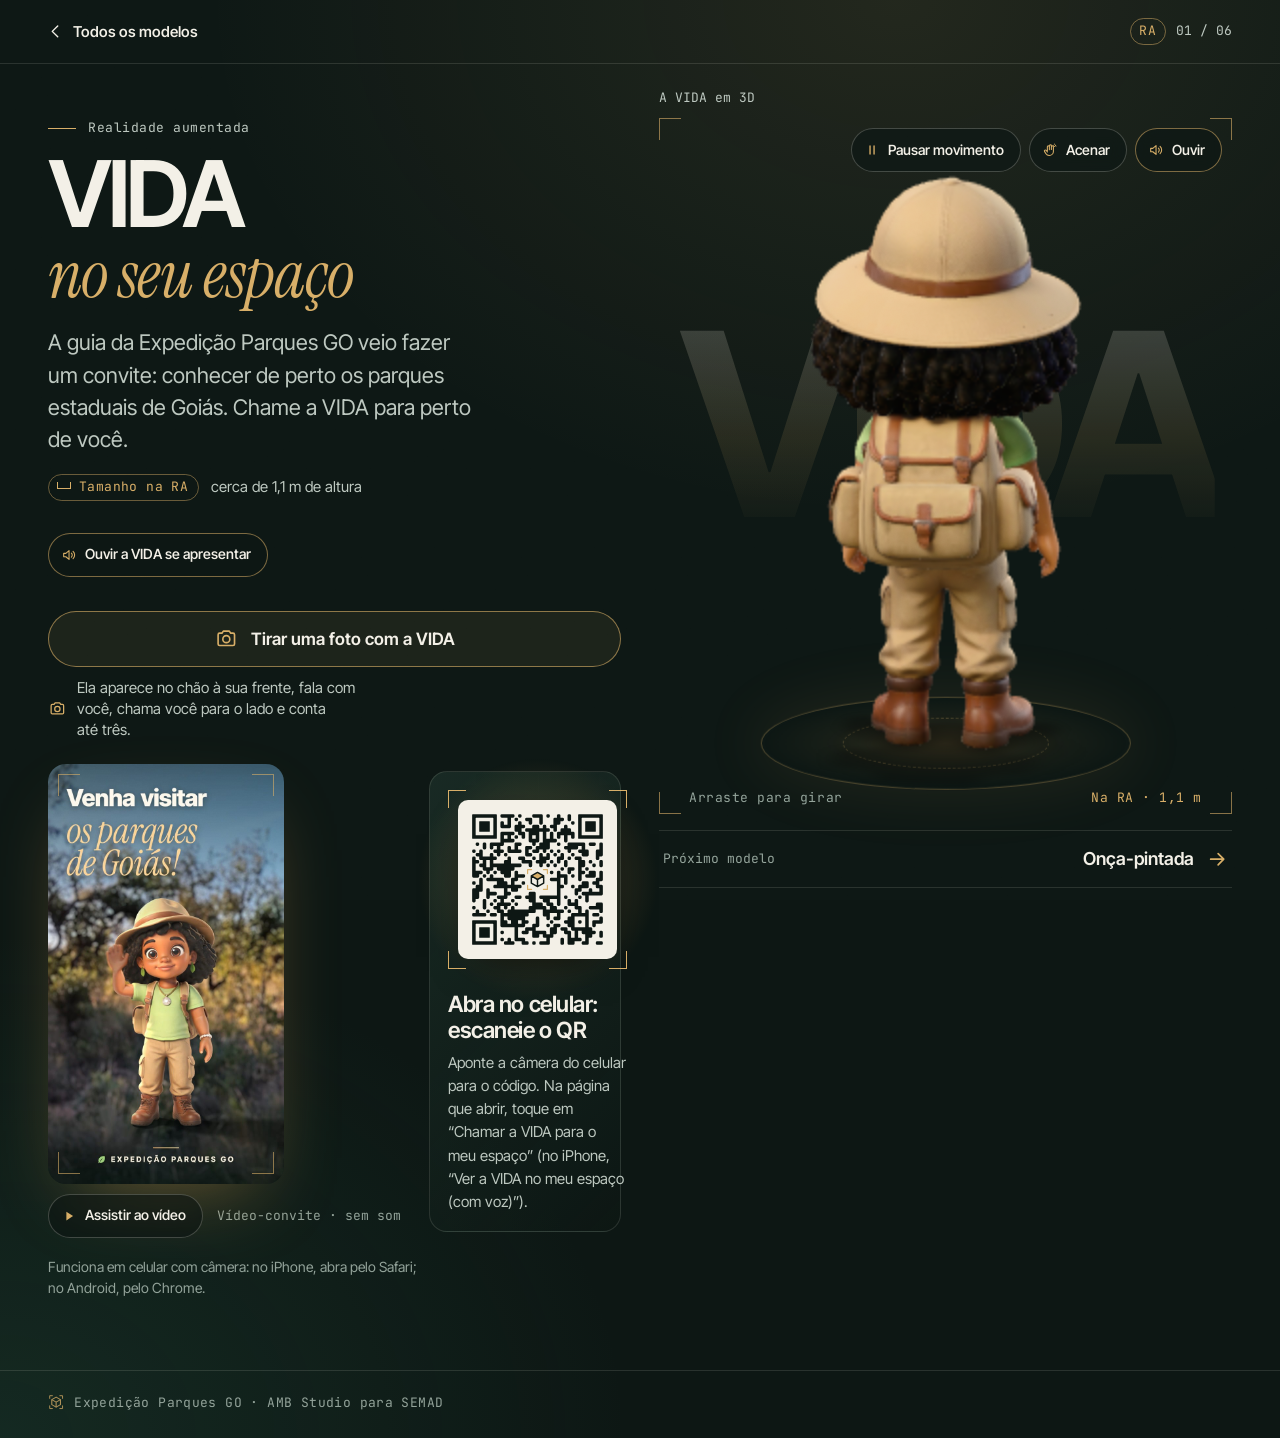
<file: vida.html>
<!doctype html>
<html lang="pt-BR">
<head>
<meta charset="utf-8">
<meta name="viewport" content="width=device-width, initial-scale=1, viewport-fit=cover">
<!-- Páginas abertas por QR code: fora dos buscadores (noindex não é controle de acesso). -->
<meta name="robots" content="noindex, nofollow">
<meta name="theme-color" content="#0d1714">
<meta name="color-scheme" content="dark">
<title>VIDA em realidade aumentada · Expedição Parques GO</title>
<meta name="description" content="Veja a VIDA em realidade aumentada, no seu espaço. A guia da expedição veio fazer um convite.">
<meta property="og:type" content="website">
<meta property="og:locale" content="pt_BR">
<meta property="og:site_name" content="Expedição Parques GO">
<meta property="og:title" content="VIDA em realidade aumentada · Expedição Parques GO">
<meta property="og:description" content="Veja a VIDA em realidade aumentada, no seu espaço. A guia da expedição veio fazer um convite.">
<meta property="og:url" content="https://tucoamazing.github.io/semad-ra/vida.html">
<meta property="og:image" content="https://tucoamazing.github.io/semad-ra/media/og/vida.jpg">
<meta property="og:image:width" content="1200">
<meta property="og:image:height" content="630">
<meta name="twitter:card" content="summary_large_image">
<link rel="icon" href="assets/icone.svg" type="image/svg+xml">
<link rel="icon" href="assets/icone-32.png" sizes="32x32" type="image/png">
<link rel="apple-touch-icon" href="assets/icone-180.png">
<link rel="preload" href="assets/fonts/inter-tight-latin-wght-normal.woff2" as="font" type="font/woff2" crossorigin>
<link rel="preload" href="assets/fonts/instrument-serif-latin-400-italic.woff2" as="font" type="font/woff2" crossorigin>
<link rel="stylesheet" href="assets/ra.css?v=ed4a15a2">
<script type="module" src="assets/model-viewer.min.js?v=4.3.1" integrity="sha384-cprcVQt7wbUl0xngF3PGP6yBB7n4/t+4AoAMG9biiMCGFiWOdzUH10Ie2COTqFNW" crossorigin="anonymous"></script>
<script type="module" src="assets/ra.js?v=bdd2e2f5"></script>
<noscript><style>.ra-cta,.ra-noar,.ra-fotocta,.ra-ouvir,.ra-stage__tools,.ra-vida3d__ar,.ra-size{display:none!important}.ra-desk{display:grid!important}</style></noscript>
</head>
<body class="ra ra--item ra--vida ra--vida" data-ar="checking">
<a class="ra-skip" href="#conteudo">Pular para o conteúdo</a>
<div class="ra-app-topo"><div class="ra-app" data-aviso-app hidden>
    <p class="ra-app__t"><strong>Abra no navegador do celular.</strong> Dentro do Instagram, do Facebook, do WhatsApp ou do Line, a câmera, o som e a realidade aumentada podem não funcionar.</p>
    <p class="ra-app__s">Toque em <b>⋯</b> e escolha <b data-app-onde>Abrir no navegador</b>, ou use os botões:</p>
    <div class="ra-app__do">
      <a class="ra-app__btn" data-app-abrir href="#">Abrir no navegador</a>
      <button type="button" class="ra-app__btn ra-app__btn--ghost" data-app-copiar><svg class="ra-ico" viewBox="0 0 24 24" aria-hidden="true" focusable="false"><rect x="8" y="8" width="12" height="12" rx="2" fill="none" stroke="currentColor" stroke-width="1.6"/><path d="M16 8V6a2 2 0 0 0-2-2H6a2 2 0 0 0-2 2v8a2 2 0 0 0 2 2h2" fill="none" stroke="currentColor" stroke-width="1.6"/></svg><span>Copiar o link</span></button>
    </div>
    <p class="ra-app__ok" data-app-ok aria-live="polite"></p>
  </div></div>
<header class="ra-top">
  <a class="ra-top__back" href="./"><svg class="ra-ico" viewBox="0 0 24 24" aria-hidden="true" focusable="false"><path d="M15 5l-7 7 7 7" fill="none" stroke="currentColor" stroke-width="1.8" stroke-linecap="round" stroke-linejoin="round"/></svg><span>Todos os modelos</span></a>
  <p class="ra-top__idx"><span class="ra-top__tag">RA</span><span>01 / 06</span></p>
</header>
<main id="conteudo" class="ra-main ra-main--item ra-main--vida">
  
  <section class="ra-info" aria-labelledby="titulo">
    <p class="ra-eyebrow">Realidade aumentada</p>
    <h1 id="titulo" class="ra-title">VIDA <span class="ra-title__sub">no seu espaço</span></h1>
    <p class="ra-chamada">A guia da Expedição Parques GO veio fazer um convite: conhecer de perto os parques estaduais de Goiás. Chame a VIDA para perto de você.</p>
    <p class="ra-size" data-size hidden><span class="ra-size__k">Tamanho na RA<span class="ra-sr">:</span></span> <span data-size-v></span></p>
    <p class="ra-ouvir"><button type="button" class="ra-chip ra-chip--fala" data-fala-play data-fala-scroll><svg class="ra-ico" viewBox="0 0 24 24" aria-hidden="true" focusable="false"><path d="M4 9.5h3.2L12 5.5v13l-4.8-4H4z" fill="none" stroke="currentColor" stroke-width="1.6" stroke-linejoin="round"/><path d="M15.5 9a4.2 4.2 0 0 1 0 6M18 6.5a7.6 7.6 0 0 1 0 11" fill="none" stroke="currentColor" stroke-width="1.6" stroke-linecap="round"/></svg><span>Ouvir a VIDA se apresentar</span></button></p>
    
    <div class="ra-cta">
      <button type="button" class="ra-ar-btn" data-ar-launch><svg class="ra-ico" viewBox="0 0 24 24" aria-hidden="true" focusable="false"><path d="M12 4.6 18.4 8.3v7.4L12 19.4l-6.4-3.7V8.3z" fill="none" stroke="currentColor" stroke-width="1.6" stroke-linejoin="round"/><path d="M5.6 8.3 12 12l6.4-3.7M12 12v7.4" fill="none" stroke="currentColor" stroke-width="1.6" stroke-linejoin="round"/><path d="M2.5 6.5v-4h4M17.5 2.5h4v4M21.5 17.5v4h-4M6.5 21.5h-4v-4" fill="none" stroke="currentColor" stroke-width="1.4" stroke-linecap="round" stroke-linejoin="round"/></svg><span data-ios-texto="Ver a VIDA no meu espaço (com voz)">Chamar a VIDA para o meu espaço</span></button>
      <p class="ra-hint"><svg class="ra-ico" viewBox="0 0 24 24" aria-hidden="true" focusable="false"><rect x="7" y="2.5" width="10" height="19" rx="2.4" fill="none" stroke="currentColor" stroke-width="1.6"/><path d="M10.5 18.5h3" stroke="currentColor" stroke-width="1.6" stroke-linecap="round"/></svg><span data-ios-texto="Ela aparece no chão à sua frente e fala com você. Aumente o volume." data-ql-texto="Tire o iPhone do silencioso. Ela aparece presa no chão e diz olá; &lt;b&gt;toque nela&lt;/b&gt; para posar para a foto (o tracejado mostra onde você fica). O botão branco redondo tira a foto, direto nas Fotos.">Aponte o celular para o chão, mova devagar e toque para posicionar.</span></p>
    </div>
    <div class="ra-ql" data-ios-only hidden>
      <a class="ra-ql__chip" data-ql data-label="Ver na RA da Apple (chão de verdade)" aria-label="Ver a VIDA na RA da Apple (chão de verdade)"><img class="ra-ql__ico" src="data:image/svg+xml,%3Csvg%20xmlns%3D%22http%3A%2F%2Fwww.w3.org%2F2000%2Fsvg%22%20viewBox%3D%220%200%2024%2024%22%3E%3Cg%20fill%3D%22none%22%20stroke%3D%22%23e7c07c%22%20stroke-linejoin%3D%22round%22%3E%3Cpath%20d%3D%22M12%204.6%2018.4%208.3v7.4L12%2019.4l-6.4-3.7V8.3z%22%20stroke-width%3D%221.8%22%2F%3E%3Cpath%20d%3D%22M5.6%208.3%2012%2012l6.4-3.7M12%2012v7.4%22%20stroke-width%3D%221.8%22%2F%3E%3Cpath%20d%3D%22M2.5%206.5v-4h4M17.5%202.5h4v4M21.5%2017.5v4h-4M6.5%2021.5h-4v-4%22%20stroke-width%3D%221.6%22%20stroke-linecap%3D%22round%22%2F%3E%3C%2Fg%3E%3C%2Fsvg%3E" alt="" width="20" height="20"></a>
      <p class="ra-hint"><svg class="ra-ico" viewBox="0 0 24 24" aria-hidden="true" focusable="false"><path d="M4 9.5h3.2L12 5.5v13l-4.8-4H4z" fill="none" stroke="currentColor" stroke-width="1.6" stroke-linejoin="round"/><path d="M15.5 9a4.2 4.2 0 0 1 0 6M18 6.5a7.6 7.6 0 0 1 0 11" fill="none" stroke="currentColor" stroke-width="1.6" stroke-linecap="round"/></svg><span>Lá, tire o iPhone do silencioso, <b>toque na VIDA</b> uma vez e espere ela agradecer. O botão branco redondo tira a foto, direto nas Fotos.</span></p>
    </div>
    <div class="ra-fotocta"><button type="button" class="ra-foto-btn" data-foto-open><svg class="ra-ico" viewBox="0 0 24 24" aria-hidden="true" focusable="false"><path d="M4 8.5A1.5 1.5 0 0 1 5.5 7h2.2l1.4-2h5.8l1.4 2h2.2A1.5 1.5 0 0 1 20 8.5v9a1.5 1.5 0 0 1-1.5 1.5h-13A1.5 1.5 0 0 1 4 17.5z" fill="none" stroke="currentColor" stroke-width="1.6" stroke-linejoin="round"/><circle cx="12" cy="12.8" r="3.4" fill="none" stroke="currentColor" stroke-width="1.6"/></svg><span>Tirar uma foto com a VIDA</span></button>
      <p class="ra-hint"><svg class="ra-ico" viewBox="0 0 24 24" aria-hidden="true" focusable="false"><path d="M4 8.5A1.5 1.5 0 0 1 5.5 7h2.2l1.4-2h5.8l1.4 2h2.2A1.5 1.5 0 0 1 20 8.5v9a1.5 1.5 0 0 1-1.5 1.5h-13A1.5 1.5 0 0 1 4 17.5z" fill="none" stroke="currentColor" stroke-width="1.6" stroke-linejoin="round"/><circle cx="12" cy="12.8" r="3.4" fill="none" stroke="currentColor" stroke-width="1.6"/></svg><span>Ela aparece no chão à sua frente, fala com você, chama você para o lado e conta até três.</span></p></div>
    <div class="ra-noar">
      <p class="ra-noar__t">Este navegador não abriu a realidade aumentada.</p>
      <p class="ra-noar__s">No iPhone, abra esta página no Safari; no Android, no Chrome. Mesmo assim, dá para tirar uma foto com a VIDA logo abaixo.<span class="ra-noar__spin"> Enquanto isso, você pode girar o modelo 3D com o dedo.</span></p>
      <button type="button" class="ra-chip" data-copy-link><svg class="ra-ico" viewBox="0 0 24 24" aria-hidden="true" focusable="false"><rect x="8" y="8" width="12" height="12" rx="2" fill="none" stroke="currentColor" stroke-width="1.6"/><path d="M16 8V6a2 2 0 0 0-2-2H6a2 2 0 0 0-2 2v8a2 2 0 0 0 2 2h2" fill="none" stroke="currentColor" stroke-width="1.6"/></svg><span>Copiar o link desta página</span></button>
    </div>
    
    <p class="ra-status" data-ar-status role="status" aria-live="polite"></p>
    <figure class="ra-video">
      <div class="ra-video__frame" style="aspect-ratio:720 / 1280">
        <video data-invite src="media/3d/ar/vida-convite.mp4?v=3845ea3a#t=0.3" poster="media/3d/ar/vida-convite.jpg?v=a00ee92e" width="720" height="1280" muted playsinline preload="metadata" aria-describedby="ra-video-cap"></video>
        <span class="ra-corner ra-corner--tl" aria-hidden="true"></span><span class="ra-corner ra-corner--tr" aria-hidden="true"></span><span class="ra-corner ra-corner--bl" aria-hidden="true"></span><span class="ra-corner ra-corner--br" aria-hidden="true"></span>
      </div>
      <figcaption class="ra-video__bar">
        <button type="button" class="ra-chip" data-video-toggle data-state="paused"><svg class="ra-ico ra-ico--pause" viewBox="0 0 24 24" aria-hidden="true" focusable="false"><path d="M9 6v12M15 6v12" fill="none" stroke="currentColor" stroke-width="2" stroke-linecap="round"/></svg><svg class="ra-ico ra-ico--play" viewBox="0 0 24 24" aria-hidden="true" focusable="false"><path d="M8 5.5v13l10-6.5z" fill="currentColor"/></svg><span data-video-label>Assistir ao vídeo</span></button>
        <span id="ra-video-cap" class="ra-video__cap">Vídeo-convite · sem som</span>
      </figcaption>
    </figure>
    <div class="ra-desk">
      <div class="ra-qr">
        <img src="qr/vida.svg?v=2cad190d" width="200" height="200" alt="Código QR que abre esta página no celular: VIDA em realidade aumentada" decoding="async">
        <span class="ra-corner ra-corner--tl" aria-hidden="true"></span><span class="ra-corner ra-corner--tr" aria-hidden="true"></span><span class="ra-corner ra-corner--bl" aria-hidden="true"></span><span class="ra-corner ra-corner--br" aria-hidden="true"></span>
      </div>
      <div class="ra-desk__text">
        <p class="ra-desk__t">Abra no celular: escaneie o QR</p>
        <p class="ra-desk__s">Aponte a câmera do celular para o código. Na página que abrir, toque em “Chamar a VIDA para o meu espaço” (no iPhone, “Ver a VIDA no meu espaço (com voz)”).</p>
      </div>
    </div>
    <p class="ra-compat">Funciona em celular com câmera: no iPhone, abra pelo Safari; no Android, pelo Chrome.</p>
    
  </section>
  <section class="ra-vida3d" aria-label="A VIDA em 3D">
    <p class="ra-vida3d__label">A VIDA em 3D</p>
    <div class="ra-stage" style="--len:4">
    <span class="ra-stage__word" aria-hidden="true">VIDA</span>
    <span class="ra-stage__floor" aria-hidden="true"></span>
    <model-viewer
      id="mv"
      src="media/3d/ar/vida.glb?v=72ffd859"
      ios-src="media/3d/ar/vida.usdz?v=d8ed4430#canonicalWebPageURL=https://tucoamazing.github.io/semad-ra/vida.html"
      poster="media/poster/vida.webp?v=4695d9c5"
      alt="Modelo 3D animado da VIDA, a guia da Expedição Parques GO, acenando"
      ar
      ar-modes="webxr scene-viewer quick-look"
      ar-placement="floor"
      ar-scale="fixed"
      camera-controls
      touch-action="pan-y"
      camera-orbit="0deg 84deg 112%"
      min-camera-orbit="auto 25deg auto"
      max-camera-orbit="auto 100deg 130%"
      min-field-of-view="18deg"
      interpolation-decay="140"
      auto-rotate
      auto-rotate-delay="3200"
      rotation-per-second="14deg"
      interaction-prompt="none"
      autoplay
      animation-name="idle"
      animation-crossfade-duration="450"
      data-loop="idle"
      data-gesture="acenar-curto"
      data-gesture-orbit="0deg 84deg 112%"
      data-fala="{&quot;falas&quot;:{&quot;ola&quot;:{&quot;src&quot;:&quot;media/audio/vida-ola.mp3?v=5c12b577&quot;,&quot;clip&quot;:&quot;fala-ola&quot;,&quot;dur&quot;:6.6,&quot;texto&quot;:&quot;Olá! Eu sou a Vida, personagem da Semad. Quer tirar uma foto comigo?&quot;},&quot;vem&quot;:{&quot;src&quot;:&quot;media/audio/vida-vem.mp3?v=10f3086b&quot;,&quot;clip&quot;:&quot;fala-vem&quot;,&quot;dur&quot;:3.56,&quot;texto&quot;:&quot;Oba! Vem aqui pro meu ladinho!&quot;},&quot;contagem&quot;:{&quot;src&quot;:&quot;media/audio/vida-contagem.mp3?v=57057c0f&quot;,&quot;clip&quot;:&quot;foto-contagem&quot;,&quot;dur&quot;:10.68,&quot;texto&quot;:&quot;Preparados? Três... dois... um... Xiiis!&quot;},&quot;ficou&quot;:{&quot;src&quot;:&quot;media/audio/vida-ficou.mp3?v=798efe18&quot;,&quot;clip&quot;:&quot;fala-ficou&quot;,&quot;dur&quot;:4.68,&quot;texto&quot;:&quot;Ficou demais! Obrigada!&quot;}},&quot;pose&quot;:&quot;foto-pose&quot;,&quot;xis&quot;:8.6}"
      data-measure="altura"
      environment-image="neutral"
      tone-mapping="neutral"
      exposure="0.8"
      shadow-intensity="1"
      shadow-softness="0.85"
      loading="eager"
      reveal="auto"
      a11y="{&quot;front&quot;:&quot;Vista de frente&quot;,&quot;right&quot;:&quot;Vista pela direita&quot;,&quot;back&quot;:&quot;Vista de trás&quot;,&quot;left&quot;:&quot;Vista pela esquerda&quot;,&quot;upper-front&quot;:&quot;Vista de cima, pela frente&quot;,&quot;upper-right&quot;:&quot;Vista de cima, pela direita&quot;,&quot;upper-back&quot;:&quot;Vista de cima, por trás&quot;,&quot;upper-left&quot;:&quot;Vista de cima, pela esquerda&quot;,&quot;lower-front&quot;:&quot;Vista de baixo, pela frente&quot;,&quot;lower-right&quot;:&quot;Vista de baixo, pela direita&quot;,&quot;lower-back&quot;:&quot;Vista de baixo, por trás&quot;,&quot;lower-left&quot;:&quot;Vista de baixo, pela esquerda&quot;,&quot;interaction-prompt&quot;:&quot;Use o toque, o mouse ou as setas do teclado para girar.&quot;}">
      <div class="ra-poster" slot="poster">
        <img class="ra-poster__img" src="media/poster/vida.webp?v=4695d9c5" alt="" width="536" height="1000" decoding="async" fetchpriority="high">
        <p class="ra-loader"><span class="ra-loader__ring" aria-hidden="true"></span>Carregando o modelo 3D</p>
      </div>
      <div class="ra-progress" slot="progress-bar" aria-hidden="true"><span></span></div>
      <span class="ra-anchor" slot="hotspot-chao" data-position="0m 0m 0m" data-normal="0m 1m 0m" aria-hidden="true"></span>
      <span slot="ar-button" hidden></span>
      <div class="ra-arui" data-arui>
        <p class="ra-arui__dica" data-arui-dica aria-live="polite"></p>
        <p class="ra-arui__conta" data-arui-conta aria-hidden="true"></p>
        <div class="ra-arui__foto" data-arui-foto role="status" hidden>
          <img class="ra-arui__foto-img" data-arui-foto-img alt="Sua foto com a VIDA" decoding="async">
          <span class="ra-arui__foto-t">Foto salva — está na Galeria (pasta Download).</span>
          <button type="button" class="ra-arui__mini" data-arui-foto-share><svg class="ra-ico" viewBox="0 0 24 24" aria-hidden="true" focusable="false"><path d="M12 15V4M8 7.5l4-3.5 4 3.5M6 11v8.5h12V11" fill="none" stroke="currentColor" stroke-width="1.7" stroke-linecap="round" stroke-linejoin="round"/></svg><span>Compartilhar</span></button>
        </div>
        <p class="ra-arui__msg" data-arui-msg aria-live="polite"></p>
        <div class="ra-arui__row">
          <button type="button" class="ra-arui__btn" data-fala-play><svg class="ra-ico" viewBox="0 0 24 24" aria-hidden="true" focusable="false"><path d="M4 9.5h3.2L12 5.5v13l-4.8-4H4z" fill="none" stroke="currentColor" stroke-width="1.6" stroke-linejoin="round"/><path d="M15.5 9a4.2 4.2 0 0 1 0 6M18 6.5a7.6 7.6 0 0 1 0 11" fill="none" stroke="currentColor" stroke-width="1.6" stroke-linecap="round"/></svg><span>Ouvir a VIDA</span></button>
          <button type="button" class="ra-arui__btn ra-arui__btn--foto" data-foto-ar><svg class="ra-ico" viewBox="0 0 24 24" aria-hidden="true" focusable="false"><path d="M4 8.5A1.5 1.5 0 0 1 5.5 7h2.2l1.4-2h5.8l1.4 2h2.2A1.5 1.5 0 0 1 20 8.5v9a1.5 1.5 0 0 1-1.5 1.5h-13A1.5 1.5 0 0 1 4 17.5z" fill="none" stroke="currentColor" stroke-width="1.6" stroke-linejoin="round"/><circle cx="12" cy="12.8" r="3.4" fill="none" stroke="currentColor" stroke-width="1.6"/></svg><span data-foto-ar-rotulo>Tirar a foto</span></button>
        </div>
        <div class="ra-arui__flash" data-arui-flash aria-hidden="true"></div>
      </div>
    </model-viewer>
    <span class="ra-corner ra-corner--tl" aria-hidden="true"></span><span class="ra-corner ra-corner--tr" aria-hidden="true"></span><span class="ra-corner ra-corner--bl" aria-hidden="true"></span><span class="ra-corner ra-corner--br" aria-hidden="true"></span>
    <div class="ra-stage__tools">
      <button type="button" class="ra-chip" data-motion data-state="playing"><svg class="ra-ico ra-ico--pause" viewBox="0 0 24 24" aria-hidden="true" focusable="false"><path d="M9 6v12M15 6v12" fill="none" stroke="currentColor" stroke-width="2" stroke-linecap="round"/></svg><svg class="ra-ico ra-ico--play" viewBox="0 0 24 24" aria-hidden="true" focusable="false"><path d="M8 5.5v13l10-6.5z" fill="currentColor"/></svg><span class="ra-chip__label" data-motion-label>Pausar movimento</span></button>
      <button type="button" class="ra-chip" data-gesture-play><svg class="ra-ico" viewBox="0 0 24 24" aria-hidden="true" focusable="false"><path d="M8 13.5V7a1.5 1.5 0 0 1 3 0v4.5M11 11V5.5a1.5 1.5 0 0 1 3 0V11M14 11V7a1.5 1.5 0 0 1 3 0v7a6 6 0 0 1-6 6h-.4a5.6 5.6 0 0 1-4.7-2.6L3.7 14a1.5 1.5 0 0 1 2.5-1.6L8 15" fill="none" stroke="currentColor" stroke-width="1.6" stroke-linecap="round" stroke-linejoin="round"/><path d="M18.5 3c1.2.7 2 1.9 2.3 3.2M17.4 5.2c.6.4 1 1 1.2 1.7" fill="none" stroke="currentColor" stroke-width="1.4" stroke-linecap="round"/></svg><span class="ra-chip__label">Acenar<span class="ra-sr">: VIDA acena</span></span></button>
      <button type="button" class="ra-chip ra-chip--fala" data-fala-play><svg class="ra-ico" viewBox="0 0 24 24" aria-hidden="true" focusable="false"><path d="M4 9.5h3.2L12 5.5v13l-4.8-4H4z" fill="none" stroke="currentColor" stroke-width="1.6" stroke-linejoin="round"/><path d="M15.5 9a4.2 4.2 0 0 1 0 6M18 6.5a7.6 7.6 0 0 1 0 11" fill="none" stroke="currentColor" stroke-width="1.6" stroke-linecap="round"/></svg><span class="ra-chip__label">Ouvir<span class="ra-sr"> a VIDA</span></span></button>
    </div>
    <p class="ra-legenda" data-legenda aria-live="polite"></p>
    <p class="ra-stage__hud" aria-hidden="true"><span>Arraste para girar</span><span class="ra-stage__dim" data-dim></span></p>
    <div class="ra-stage__error">
      <p class="ra-stage__error-t" data-error-text>Não foi possível carregar o modelo 3D. Verifique a conexão.</p>
      <div class="ra-stage__error-do">
        <a class="ra-direct" data-direct data-title="VIDA" data-label="Abrir na câmera" aria-label="Abrir a VIDA direto na câmera do celular" hidden><img class="ra-direct__ico" src="data:image/svg+xml,%3Csvg%20xmlns%3D%22http%3A%2F%2Fwww.w3.org%2F2000%2Fsvg%22%20viewBox%3D%220%200%2024%2024%22%3E%3Cg%20fill%3D%22none%22%20stroke%3D%22%230d1714%22%20stroke-linejoin%3D%22round%22%3E%3Cpath%20d%3D%22M12%204.6%2018.4%208.3v7.4L12%2019.4l-6.4-3.7V8.3z%22%20stroke-width%3D%221.8%22%2F%3E%3Cpath%20d%3D%22M5.6%208.3%2012%2012l6.4-3.7M12%2012v7.4%22%20stroke-width%3D%221.8%22%2F%3E%3Cpath%20d%3D%22M2.5%206.5v-4h4M17.5%202.5h4v4M21.5%2017.5v4h-4M6.5%2021.5h-4v-4%22%20stroke-width%3D%221.6%22%20stroke-linecap%3D%22round%22%2F%3E%3C%2Fg%3E%3C%2Fsvg%3E" alt="" width="22" height="22"></a>
        <button type="button" class="ra-chip" data-reload>Tentar de novo</button>
      </div>
    </div>
  </div>
    <p class="ra-vida3d__ar"><button type="button" class="ra-chip" data-ar-launch><svg class="ra-ico" viewBox="0 0 24 24" aria-hidden="true" focusable="false"><path d="M12 4.6 18.4 8.3v7.4L12 19.4l-6.4-3.7V8.3z" fill="none" stroke="currentColor" stroke-width="1.6" stroke-linejoin="round"/><path d="M5.6 8.3 12 12l6.4-3.7M12 12v7.4" fill="none" stroke="currentColor" stroke-width="1.6" stroke-linejoin="round"/><path d="M2.5 6.5v-4h4M17.5 2.5h4v4M21.5 17.5v4h-4M6.5 21.5h-4v-4" fill="none" stroke="currentColor" stroke-width="1.4" stroke-linecap="round" stroke-linejoin="round"/></svg><span>Ver esta VIDA 3D no meu espaço</span></button></p>
    <nav class="ra-next" aria-label="Outros modelos">
      <a href="onca.html"><span class="ra-next__k">Próximo modelo</span><span class="ra-next__n">Onça-pintada</span><svg class="ra-ico" viewBox="0 0 24 24" aria-hidden="true" focusable="false"><path d="M5 12h13M13 6l6 6-6 6" fill="none" stroke="currentColor" stroke-width="1.8" stroke-linecap="round" stroke-linejoin="round"/></svg></a>
    </nav>
  </section>
</main>
<div class="ra-foto" data-foto data-fase="inicio" hidden role="dialog" aria-modal="true" aria-label="A VIDA no seu mundo">
  <video class="ra-foto__cam" data-foto-cam playsinline muted autoplay></video>
  <div class="ra-foto__vida" data-foto-vida></div>
  <div class="ra-foto__lado" data-foto-lado aria-hidden="true"><span>Fique aqui</span></div>
  <div class="ra-foto__flash" data-foto-flash aria-hidden="true"></div>
  <div class="ra-foto__top">
    <button type="button" class="ra-foto__ic" data-foto-close aria-label="Fechar"><svg class="ra-ico" viewBox="0 0 24 24" aria-hidden="true" focusable="false"><path d="M6 6l12 12M18 6 6 18" fill="none" stroke="currentColor" stroke-width="1.8" stroke-linecap="round"/></svg></button>
    <button type="button" class="ra-foto__pill" data-foto-recentrar>Colocar na minha frente</button>
    <button type="button" class="ra-foto__ic" data-foto-flip aria-label="Trocar de câmera"><svg class="ra-ico" viewBox="0 0 24 24" aria-hidden="true" focusable="false"><path d="M4 12a8 8 0 0 1 13.7-5.6L20 8.5M20 4.5v4h-4M20 12a8 8 0 0 1-13.7 5.6L4 15.5M4 19.5v-4h4" fill="none" stroke="currentColor" stroke-width="1.6" stroke-linecap="round" stroke-linejoin="round"/></svg></button>
  </div>
  <p class="ra-foto__msg" data-foto-msg aria-live="polite"></p>
  <p class="ra-foto__count" data-foto-count aria-hidden="true"></p>
  <p class="ra-foto__legenda" data-legenda aria-live="polite"></p>
  <div class="ra-foto__bottom">
    <button type="button" class="ra-foto__ouvir" data-foto-ouvir><svg class="ra-ico" viewBox="0 0 24 24" aria-hidden="true" focusable="false"><path d="M4 9.5h3.2L12 5.5v13l-4.8-4H4z" fill="none" stroke="currentColor" stroke-width="1.6" stroke-linejoin="round"/><path d="M15.5 9a4.2 4.2 0 0 1 0 6M18 6.5a7.6 7.6 0 0 1 0 11" fill="none" stroke="currentColor" stroke-width="1.6" stroke-linecap="round"/></svg><span>Ouvir</span></button>
    <button type="button" class="ra-foto__shoot" data-foto-shoot><svg class="ra-ico" viewBox="0 0 24 24" aria-hidden="true" focusable="false"><path d="M4 8.5A1.5 1.5 0 0 1 5.5 7h2.2l1.4-2h5.8l1.4 2h2.2A1.5 1.5 0 0 1 20 8.5v9a1.5 1.5 0 0 1-1.5 1.5h-13A1.5 1.5 0 0 1 4 17.5z" fill="none" stroke="currentColor" stroke-width="1.6" stroke-linejoin="round"/><circle cx="12" cy="12.8" r="3.4" fill="none" stroke="currentColor" stroke-width="1.6"/></svg><span>Tirar a foto</span></button>
  </div>
  <div class="ra-foto__prev" data-foto-prev hidden>
    <img data-foto-img alt="Sua foto com a VIDA" decoding="async">
    <p class="ra-foto__aviso" data-foto-aviso role="status" hidden></p>
    <div class="ra-foto__prev-do">
      <button type="button" class="ra-foto__btn" data-foto-galeria hidden><svg class="ra-ico" viewBox="0 0 24 24" aria-hidden="true" focusable="false"><path d="M12 4v11M7 10.5l5 5 5-5M5 19.5h14" fill="none" stroke="currentColor" stroke-width="1.7" stroke-linecap="round" stroke-linejoin="round"/></svg><span>Salvar na galeria</span></button>
      <button type="button" class="ra-foto__btn" data-foto-share hidden><svg class="ra-ico" viewBox="0 0 24 24" aria-hidden="true" focusable="false"><path d="M12 15V4M8 7.5l4-3.5 4 3.5M6 11v8.5h12V11" fill="none" stroke="currentColor" stroke-width="1.7" stroke-linecap="round" stroke-linejoin="round"/></svg><span>Compartilhar</span></button>
      <a class="ra-foto__btn" data-foto-save download="foto-com-a-vida.jpg"><svg class="ra-ico" viewBox="0 0 24 24" aria-hidden="true" focusable="false"><path d="M12 4v11M7 10.5l5 5 5-5M5 19.5h14" fill="none" stroke="currentColor" stroke-width="1.7" stroke-linecap="round" stroke-linejoin="round"/></svg><span>Salvar</span></a>
      <button type="button" class="ra-foto__btn ra-foto__btn--ghost" data-foto-again><svg class="ra-ico" viewBox="0 0 24 24" aria-hidden="true" focusable="false"><path d="M4 8.5A1.5 1.5 0 0 1 5.5 7h2.2l1.4-2h5.8l1.4 2h2.2A1.5 1.5 0 0 1 20 8.5v9a1.5 1.5 0 0 1-1.5 1.5h-13A1.5 1.5 0 0 1 4 17.5z" fill="none" stroke="currentColor" stroke-width="1.6" stroke-linejoin="round"/><circle cx="12" cy="12.8" r="3.4" fill="none" stroke="currentColor" stroke-width="1.6"/></svg><span>Tirar outra</span></button>
    </div>
    <p class="ra-foto__dica" data-foto-dica></p>
  </div>
  <div class="ra-foto__inicio" data-foto-inicio>
    <div class="ra-foto__cartao">
      <p class="ra-foto__titulo">A VIDA no seu mundo</p>
      <p class="ra-foto__texto">Ela aparece no chão à sua frente, fala com você e tira uma foto junto. Gire o celular à vontade: ela fica no lugar.</p>
      <div class="ra-app" data-aviso-app hidden>
    <p class="ra-app__t"><strong>Abra no navegador do celular.</strong> Dentro do Instagram, do Facebook, do WhatsApp ou do Line, a câmera, o som e a realidade aumentada podem não funcionar.</p>
    <p class="ra-app__s">Toque em <b>⋯</b> e escolha <b data-app-onde>Abrir no navegador</b>, ou use os botões:</p>
    <div class="ra-app__do">
      <a class="ra-app__btn" data-app-abrir href="#">Abrir no navegador</a>
      <button type="button" class="ra-app__btn ra-app__btn--ghost" data-app-copiar><svg class="ra-ico" viewBox="0 0 24 24" aria-hidden="true" focusable="false"><rect x="8" y="8" width="12" height="12" rx="2" fill="none" stroke="currentColor" stroke-width="1.6"/><path d="M16 8V6a2 2 0 0 0-2-2H6a2 2 0 0 0-2 2v8a2 2 0 0 0 2 2h2" fill="none" stroke="currentColor" stroke-width="1.6"/></svg><span>Copiar o link</span></button>
    </div>
    <p class="ra-app__ok" data-app-ok aria-live="polite"></p>
  </div>
      <button type="button" class="ra-foto__comecar" data-foto-comecar>Começar</button>
      <p class="ra-foto__nota"><svg class="ra-ico" viewBox="0 0 24 24" aria-hidden="true" focusable="false"><path d="M4 9.5h3.2L12 5.5v13l-4.8-4H4z" fill="none" stroke="currentColor" stroke-width="1.6" stroke-linejoin="round"/><path d="M15.5 9a4.2 4.2 0 0 1 0 6M18 6.5a7.6 7.6 0 0 1 0 11" fill="none" stroke="currentColor" stroke-width="1.6" stroke-linecap="round"/></svg><span>Vamos pedir a câmera e o movimento do celular. Aumente o volume.</span></p>
    </div>
  </div>
</div>
<div class="ra-previa" data-ra-previa hidden role="dialog" aria-modal="true" aria-label="Sua foto com a VIDA">
  <button type="button" class="ra-foto__ic ra-previa__x" data-ra-previa-close aria-label="Fechar"><svg class="ra-ico" viewBox="0 0 24 24" aria-hidden="true" focusable="false"><path d="M6 6l12 12M18 6 6 18" fill="none" stroke="currentColor" stroke-width="1.8" stroke-linecap="round"/></svg></button>
  <img class="ra-previa__img" data-ra-previa-img alt="Sua foto com a VIDA" decoding="async">
  <p class="ra-foto__aviso">Sua foto já está na Galeria (pasta Download).</p>
  <div class="ra-foto__prev-do">
    <button type="button" class="ra-foto__btn" data-ra-previa-share><svg class="ra-ico" viewBox="0 0 24 24" aria-hidden="true" focusable="false"><path d="M12 15V4M8 7.5l4-3.5 4 3.5M6 11v8.5h12V11" fill="none" stroke="currentColor" stroke-width="1.7" stroke-linecap="round" stroke-linejoin="round"/></svg><span>Compartilhar</span></button>
    <a class="ra-foto__btn ra-foto__btn--ghost" data-ra-previa-save download="foto-com-a-vida.jpg"><svg class="ra-ico" viewBox="0 0 24 24" aria-hidden="true" focusable="false"><path d="M12 4v11M7 10.5l5 5 5-5M5 19.5h14" fill="none" stroke="currentColor" stroke-width="1.7" stroke-linecap="round" stroke-linejoin="round"/></svg><span>Salvar</span></a>
  </div>
</div>
<footer class="ra-foot">
  <p class="ra-selo"><svg class="ra-ico" viewBox="0 0 24 24" aria-hidden="true" focusable="false"><path d="M12 4.6 18.4 8.3v7.4L12 19.4l-6.4-3.7V8.3z" fill="none" stroke="currentColor" stroke-width="1.6" stroke-linejoin="round"/><path d="M5.6 8.3 12 12l6.4-3.7M12 12v7.4" fill="none" stroke="currentColor" stroke-width="1.6" stroke-linejoin="round"/><path d="M2.5 6.5v-4h4M17.5 2.5h4v4M21.5 17.5v4h-4M6.5 21.5h-4v-4" fill="none" stroke="currentColor" stroke-width="1.4" stroke-linecap="round" stroke-linejoin="round"/></svg><span>Expedição Parques GO · AMB Studio para SEMAD</span></p>
</footer>
</body>
</html>
</file>
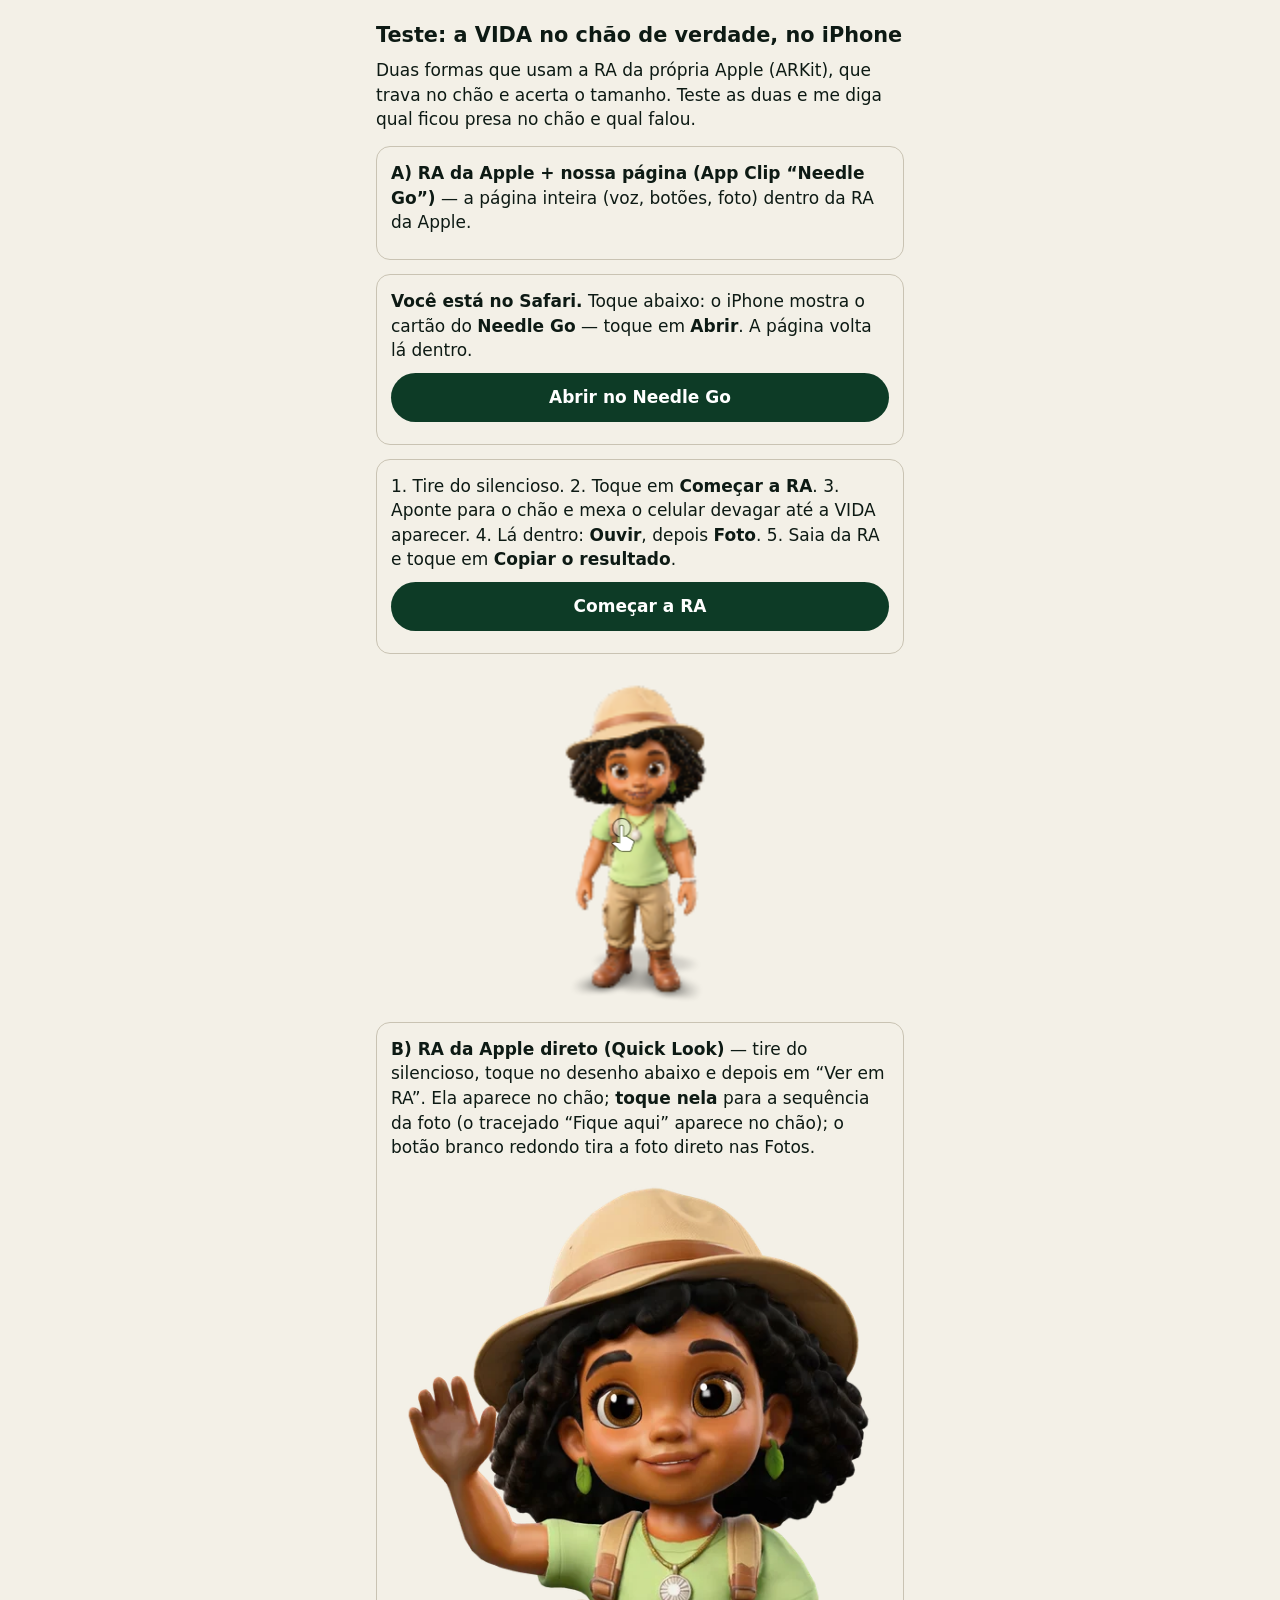
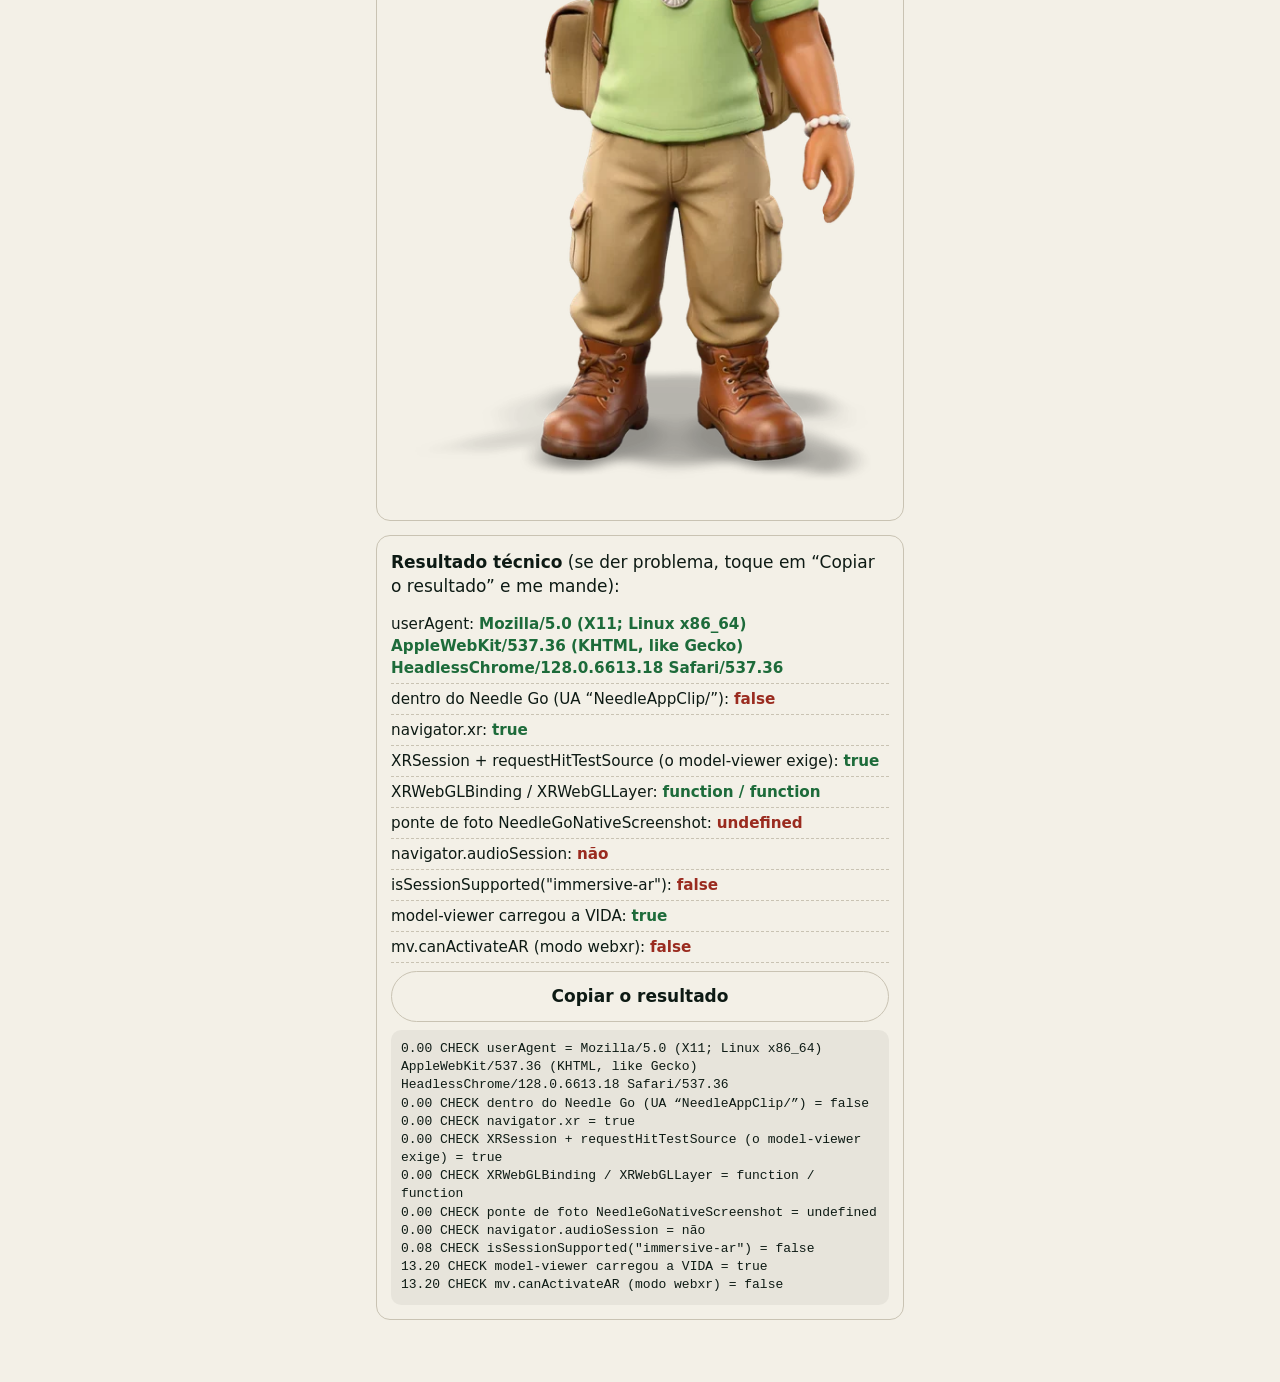
<file: ra-teste/iphone.html>
<!doctype html>
<html lang="pt-BR">
<head>
<meta charset="utf-8">
<meta name="viewport" content="width=device-width, initial-scale=1, viewport-fit=cover">
<meta name="robots" content="noindex">
<title>Teste RA no iPhone</title>
<!--
  TESTE (14/10) — não é página de produção. Responde, num iPhone de verdade, se o App Clip Needle Go dá à NOSSA página
  (model-viewer 4.3.1 em modo 'webxr', a mesma VIDA, a mesma voz) o chão de verdade do ARKit — e se a foto com a câmera
  sai pela ponte nativa dele (window.NeedleGoNativeScreenshot: a página manda a camada 3D transparente em PNG e o App
  Clip põe o quadro da câmera atrás; “share” abre o menu de compartilhar do iOS sem precisar de um 2º toque).
  Fonte da ponte: código do Needle Engine 6.0.0-alpha.6, src/engine/engine_utils_screenshot.needlego.ts.
  Onde pôr (HTTPS público; o App Clip não abre arquivo local): ar-site/teste-appclip.html — usa assets/model-viewer.min.js,
  media/3d/ar/vida.glb e media/audio/vida-ola.mp3, que já estão no site.
  Abrir no iPhone: https://appclip.needle.tools/ar?url=<endereço desta página> (o botão abaixo monta o link).
-->
<script type="module" src="../assets/model-viewer.min.js?v=4.3.1"></script>
<style>
  :root { --bg: #f3f0e7; --ink: #0d1a14; --mute: #4b5a52; --line: #c9c3b3; --ok: #1d6b3a; --bad: #9a2b1f; --btn: #0d3b26; }
  @media (prefers-color-scheme: dark) {
    :root:not([data-theme="light"]) { --bg: #0d1512; --ink: #ece8dc; --mute: #a8b3ab; --line: #2c3a33; --ok: #6fd39a; --bad: #ff8f80; --btn: #2f7d55; }
  }
  * { box-sizing: border-box; }
  body { margin: 0; background: var(--bg); color: var(--ink); font: 17px/1.45 -apple-system, system-ui, sans-serif; }
  main { max-width: 560px; margin: 0 auto; padding: 20px 16px 48px; }
  h1 { font-size: 1.3rem; margin: 0 0 8px; }
  p { margin: 0 0 10px; }
  .caixa { border: 1px solid var(--line); border-radius: 14px; padding: 14px; margin: 14px 0; }
  button, .botao { display: block; text-align: center; text-decoration: none; appearance: none; border: 0; border-radius: 999px; background: var(--btn); color: #fff; font: inherit; font-weight: 650; padding: 12px 18px; min-height: 48px; width: 100%; margin: 8px 0; }
  button.sec { background: transparent; color: var(--ink); border: 1px solid var(--line); }
  model-viewer { width: 100%; height: 340px; background: transparent; --poster-color: transparent; }
  .ra-ui { position: absolute; left: 12px; right: 12px; bottom: max(16px, env(safe-area-inset-bottom)); display: none; gap: 8px; }
  model-viewer[ar-status="session-started"] .ra-ui, model-viewer[ar-status="object-placed"] .ra-ui { display: grid; }
  .ra-ui button { margin: 0; background: rgb(9 15 13 / 0.78); }
  .ra-ui img { max-width: 40%; border-radius: 10px; border: 2px solid #fff; justify-self: end; }
  .ok { color: var(--ok); font-weight: 700; } .bad { color: var(--bad); font-weight: 700; }
  #checks { list-style: none; padding: 0; margin: 0; font-size: 0.95rem; }
  #checks li { padding: 4px 0; border-bottom: 1px dashed var(--line); overflow-wrap: anywhere; }
  #log { white-space: pre-wrap; font: 13px/1.4 ui-monospace, Menlo, monospace; background: rgb(0 0 0 / 0.05); border-radius: 10px; padding: 10px; max-height: 360px; overflow: auto; overflow-wrap: anywhere; }
  #fotoFinal { width: 100%; border-radius: 12px; margin-top: 8px; }
</style>
</head>
<body>
<main>
  <h1>Teste: a VIDA no chão de verdade, no iPhone</h1>
  <p>Duas formas que usam a RA da própria Apple (ARKit), que trava no chão e acerta o tamanho. Teste as duas e me diga qual ficou presa no chão e qual falou.</p>
  <div class="caixa">
    <p><b>A) RA da Apple + nossa página (App Clip “Needle Go”)</b> — a página inteira (voz, botões, foto) dentro da RA da Apple.</p>
  </div>
  <div class="caixa" id="foraClip" hidden>
    <p><b>Você está no Safari.</b> Toque abaixo: o iPhone mostra o cartão do <b>Needle Go</b> — toque em <b>Abrir</b>. A página volta lá dentro.</p>
    <a class="botao" id="abrirClip" href="#">Abrir no Needle Go</a>
  </div>
  <div class="caixa">
    <p>1. Tire do silencioso. 2. Toque em <b>Começar a RA</b>. 3. Aponte para o chão e mexa o celular devagar até a VIDA aparecer. 4. Lá dentro: <b>Ouvir</b>, depois <b>Foto</b>. 5. Saia da RA e toque em <b>Copiar o resultado</b>.</p>
    <button type="button" id="comecar">Começar a RA</button>
  </div>
  <model-viewer id="mv" src="../media/3d/ar/vida.glb" alt="VIDA (teste)" ar ar-modes="webxr" ar-placement="floor" ar-scale="fixed"
    camera-controls autoplay animation-name="idle" shadow-intensity="1" environment-image="neutral" touch-action="pan-y">
    <button slot="ar-button" hidden></button>
    <div class="ra-ui">
      <button type="button" id="raVisto">Estou vendo este botão na RA</button>
      <button type="button" id="raOuvir">Ouvir</button>
      <button type="button" id="raFoto">📸 Foto (3, 2, 1)</button>
      <img id="raMini" alt="" hidden>
    </div>
  </model-viewer>
  <div class="caixa">
    <p><b>B) RA da Apple direto (Quick Look)</b> — tire do silencioso, toque no desenho abaixo e depois em “Ver em RA”. Ela aparece no chão; <b>toque nela</b> para a sequência da foto (o tracejado “Fique aqui” aparece no chão); o botão branco redondo tira a foto direto nas Fotos.</p>
    <a rel="ar" id="ql" href="vida-fique-aqui-chao.usdz#allowsContentScaling=0"><img src="../media/poster/vida.webp" alt="Abrir a VIDA na RA da Apple" style="width:100%;border-radius:12px"></a>
  </div>
  <div class="caixa">
    <p><b>Resultado técnico</b> (se der problema, toque em “Copiar o resultado” e me mande):</p>
    <ul id="checks"></ul>
    <img id="fotoFinal" alt="Foto composta pelo App Clip" hidden>
    <button type="button" class="sec" id="copiar">Copiar o resultado</button>
    <div id="log"></div>
  </div>
  <audio id="voz" playsinline preload="auto" src="../media/audio/vida-ola.mp3"></audio>
</main>
<script>
(function () {
  'use strict'
  var t0 = performance.now()
  var linhas = []
  var mv = document.getElementById('mv')
  var voz = document.getElementById('voz')
  function log(s) {
    linhas.push(((performance.now() - t0) / 1000).toFixed(2) + ' ' + s)
    document.getElementById('log').textContent = linhas.join('\n')
  }
  function check(rotulo, valor, bom) {
    var li = document.createElement('li')
    li.innerHTML = rotulo + ': <span class="' + (bom ? 'ok' : 'bad') + '"></span>'
    li.lastChild.textContent = String(valor)
    document.getElementById('checks').appendChild(li)
    log('CHECK ' + rotulo + ' = ' + valor)
  }

  var ua = navigator.userAgent
  var noClip = /NeedleAppClip\//i.test(ua)
  if (!noClip) {
    document.getElementById('foraClip').hidden = false
    document.getElementById('abrirClip').href = 'https://appclip.needle.tools/ar?url=' + encodeURIComponent(location.href.split('#')[0])
  }
  check('userAgent', ua, true)
  check('dentro do Needle Go (UA “NeedleAppClip/”)', noClip, noClip)
  check('navigator.xr', !!navigator.xr, !!navigator.xr)
  // a porta de entrada do model-viewer (lida UMA vez, quando o script dele carrega): XRSession com requestHitTestSource
  var portaMV = !!(navigator.xr && self.XRSession && navigator.xr.isSessionSupported && self.XRSession.prototype.requestHitTestSource)
  check('XRSession + requestHitTestSource (o model-viewer exige)', portaMV, portaMV)
  check('XRWebGLBinding / XRWebGLLayer', (typeof XRWebGLBinding) + ' / ' + (typeof XRWebGLLayer), typeof XRWebGLLayer !== 'undefined')
  check('ponte de foto NeedleGoNativeScreenshot', typeof window.NeedleGoNativeScreenshot, typeof window.NeedleGoNativeScreenshot === 'function')
  check('navigator.audioSession', navigator.audioSession ? navigator.audioSession.type + '/' + navigator.audioSession.state : 'não', !!navigator.audioSession)
  if (navigator.xr) {
    navigator.xr.addEventListener && navigator.xr.addEventListener('sessiongranted', function () { log('EVENTO sessiongranted (o App Clip já liberou a RA)') })
    navigator.xr.isSessionSupported('immersive-ar').then(function (s) { check('isSessionSupported("immersive-ar")', s, s) }, function (e) { check('isSessionSupported("immersive-ar")', 'erro ' + e, false) })
  }
  customElements.whenDefined('model-viewer').then(function () {
    mv.addEventListener('load', function () { check('model-viewer carregou a VIDA', true, true); check('mv.canActivateAR (modo webxr)', mv.canActivateAR, mv.canActivateAR) })
  })
  var falou = false
  mv.addEventListener('ar-status', function (e) {
    log('ar-status ' + e.detail.status)
    if (e.detail.status === 'object-placed' && !falou) {
      falou = true
      voz.currentTime = 0
      voz.play().then(function () { log('Olá ao pousar: tocando') }, function (er) { log('Olá ao pousar: recusado ' + er) })
      try { mv.animationName = 'fala-ola'; mv.play({ repetitions: 1 }) } catch (er) {}
    }
  })
  mv.addEventListener('ar-tracking', function (e) { log('ar-tracking ' + e.detail.status) })
  ;['play', 'playing', 'pause', 'ended', 'error'].forEach(function (t) { voz.addEventListener(t, function () { log('voz:' + t + ' em ' + voz.currentTime.toFixed(2) + ' s') }) })
  document.addEventListener('visibilitychange', function () { log('visibilidade ' + document.visibilityState) })

  document.getElementById('comecar').addEventListener('click', function () {
    // tudo DENTRO do toque: som liberado (play mudo), sessão de áudio, RA
    try { if (navigator.audioSession) navigator.audioSession.type = 'playback' } catch (e) {}
    voz.muted = true
    var p = voz.play()
    if (p && p.then) p.then(function () { voz.pause(); voz.currentTime = 0; voz.muted = false; log('som liberado') }, function (e) { log('som recusado ' + e) })
    try { mv.activateAR(); log('activateAR chamado') } catch (e) { log('activateAR erro ' + e) }
  })
  document.getElementById('raVisto').addEventListener('click', function () { log('OVERLAY: os botões aparecem e respondem dentro da RA') ; this.textContent = 'Anotado ✓' })
  document.getElementById('raOuvir').addEventListener('click', function () {
    voz.currentTime = 0
    voz.play().then(function () { log('Ouvir: tocando') }, function (e) { log('Ouvir: recusado ' + e) })
    try { mv.animationName = 'fala-ola'; mv.currentTime = 0; mv.play({ repetitions: 1 }) } catch (e) {}
  })

  // camada 3D de TESTE (PNG transparente): um alvo e um texto no meio da tela — se a foto voltar com a câmera atrás,
  // a ponte funciona; na página de verdade esta camada seria a VIDA desenhada com a câmera XR do mesmo quadro
  function camadaTeste() {
    var c = document.createElement('canvas')
    c.width = Math.round(innerWidth * Math.min(2, devicePixelRatio))
    c.height = Math.round(innerHeight * Math.min(2, devicePixelRatio))
    var g = c.getContext('2d')
    var r = c.width * 0.18
    g.lineWidth = r * 0.12
    g.strokeStyle = 'rgba(243,240,231,0.95)'
    g.setLineDash([r * 0.25, r * 0.18])
    g.beginPath(); g.arc(c.width / 2, c.height / 2, r, 0, Math.PI * 2); g.stroke()
    g.setLineDash([])
    g.fillStyle = '#f3f0e7'
    g.font = '700 ' + Math.round(r * 0.32) + 'px -apple-system, sans-serif'
    g.textAlign = 'center'
    g.fillText('Foto com a VIDA (teste)', c.width / 2, c.height / 2 + r * 1.5)
    return c.toDataURL('image/png')
  }
  var ultimaComposta = null
  var fotoPronta = false
  document.getElementById('raFoto').addEventListener('click', function () {
    var b = this, n = 3
    var bridge = window.NeedleGoNativeScreenshot
    if (typeof bridge !== 'function') { log('FOTO: sem a ponte NeedleGoNativeScreenshot aqui'); return }
    if (fotoPronta) {
      // o menu de compartilhar nativo (Salvar imagem, Instagram, WhatsApp) — sem pedir 2º toque
      bridge({ image: camadaTeste(), action: 'share', title: 'Foto com a VIDA', text: 'Eu e a VIDA, da Semad' }).then(function (r) { log('SHARE: ' + JSON.stringify(r)) }, function (e) { log('SHARE erro ' + e) })
      return
    }
    var tick = setInterval(function () {
      b.textContent = n > 0 ? String(n) : 'Xis!'
      if (n-- > 0) return
      clearInterval(tick)
      var t = performance.now()
      bridge({ image: camadaTeste(), action: 'return', mimeType: 'image/jpeg', quality: 0.95 }).then(function (res) {
        log('FOTO: voltou em ' + Math.round(performance.now() - t) + ' ms, ' + (res && res.image ? Math.round(res.image.length * 0.75 / 1024) + ' KB ' + res.mimeType : JSON.stringify(res)))
        if (res && res.image) {
          ultimaComposta = res.image
          var mini = document.getElementById('raMini'); mini.src = res.image; mini.hidden = false
          var f = document.getElementById('fotoFinal'); f.src = res.image; f.hidden = false
          var img = new Image()
          img.onload = function () { log('FOTO: ' + img.naturalWidth + ' × ' + img.naturalHeight + ' px') }
          img.src = res.image
        }
        fotoPronta = true
        b.textContent = '📸 Compartilhar a foto'
      }, function (e) { log('FOTO erro ' + e); b.textContent = '📸 Foto (3, 2, 1)' })
    }, 900)
  })
  document.getElementById('copiar').addEventListener('click', function () {
    var t = linhas.join('\n')
    if (navigator.clipboard && navigator.clipboard.writeText) navigator.clipboard.writeText(t).catch(function () {})
    this.textContent = 'Copiado — cole na conversa'
  })
})()
</script>
</body>
</html>
</file>
<file: assets/ra.css>
/* Páginas de RA · Expedição Parques GO — gerado por scripts/ar-site.mjs (não editar à mão) */
@font-face {
  font-family: 'Inter Tight';
  font-style: normal;
  font-weight: 100 900;
  font-display: swap;
  src: url('fonts/inter-tight-latin-wght-normal.woff2') format('woff2');
  unicode-range: U+0000-00FF, U+0131, U+0152-0153, U+02BB-02BC, U+02C6, U+02DA, U+02DC, U+0304, U+0308, U+0329, U+2000-206F, U+20AC, U+2122, U+2191, U+2193, U+2212, U+2215, U+FEFF, U+FFFD;
}
@font-face {
  font-family: 'Instrument Serif';
  font-style: normal;
  font-weight: 400;
  font-display: swap;
  src: url('fonts/instrument-serif-latin-400-normal.woff2') format('woff2');
  unicode-range: U+0000-00FF, U+0131, U+0152-0153, U+02BB-02BC, U+02C6, U+02DA, U+02DC, U+0304, U+0308, U+0329, U+2000-206F, U+20AC, U+2122, U+2191, U+2193, U+2212, U+2215, U+FEFF, U+FFFD;
}
@font-face {
  font-family: 'Instrument Serif';
  font-style: italic;
  font-weight: 400;
  font-display: swap;
  src: url('fonts/instrument-serif-latin-400-italic.woff2') format('woff2');
  unicode-range: U+0000-00FF, U+0131, U+0152-0153, U+02BB-02BC, U+02C6, U+02DA, U+02DC, U+0304, U+0308, U+0329, U+2000-206F, U+20AC, U+2122, U+2191, U+2193, U+2212, U+2215, U+FEFF, U+FFFD;
}
@font-face {
  font-family: 'JetBrains Mono';
  font-style: normal;
  font-weight: 100 800;
  font-display: swap;
  src: url('fonts/jetbrains-mono-latin-wght-normal.woff2') format('woff2');
  unicode-range: U+0000-00FF, U+0131, U+0152-0153, U+02BB-02BC, U+02C6, U+02DA, U+02DC, U+0304, U+0308, U+0329, U+2000-206F, U+20AC, U+2122, U+2191, U+2193, U+2212, U+2215, U+FEFF, U+FFFD;
}
:root {
  color-scheme: dark;
  --bg: #0d1714;
  --bg-deep: #090f0d;
  --surface: #15251f;
  --surface-2: #1b2e27;
  --line: rgb(243 240 231 / 0.12);
  --line-strong: rgb(243 240 231 / 0.22);
  --text: #f3f0e7;
  --text-2: #bdc8c0;
  --text-3: #93a39a;
  --amber: #d8ae67;
  --amber-hot: #e9a954;
  --green: #7fb593;
  --cream: #f3f0e7;
  --font: 'Inter Tight', system-ui, -apple-system, 'Segoe UI', Roboto, sans-serif;
  --serif: 'Instrument Serif', Georgia, 'Times New Roman', serif;
  --mono: 'JetBrains Mono', ui-monospace, 'Cascadia Mono', Consolas, monospace;
  --gutter: clamp(16px, 4vw, 48px);
  --top-h: 64px;
  --ease: cubic-bezier(0.22, 1, 0.36, 1);
}

*,
*::before,
*::after {
  box-sizing: border-box;
}

html {
  background: var(--bg);
  -webkit-text-size-adjust: 100%;
  text-size-adjust: 100%;
}

body {
  margin: 0;
  min-height: 100vh;
  min-height: 100vh;
  min-height: 100svh;
  display: flex;
  flex-direction: column;
  background:
    radial-gradient(90% 60% at 70% 0%, rgb(216 174 103 / 0.1), transparent 60%),
    radial-gradient(70% 50% at 0% 100%, rgb(47 107 82 / 0.22), transparent 70%),
    var(--bg);
  color: var(--text);
  font-family: var(--font);
  font-size: clamp(1rem, 0.96rem + 0.2vw, 1.125rem);
  line-height: 1.55;
  -webkit-font-smoothing: antialiased;
  -moz-osx-font-smoothing: grayscale;
  overflow-x: clip;
}

/* grão de filme (decorativo) */
body::after {
  content: '';
  position: fixed;
  inset: 0;
  z-index: 50;
  pointer-events: none;
  opacity: 0.05;
  mix-blend-mode: overlay;
  background-image: url("data:image/svg+xml;utf8,<svg xmlns='http://www.w3.org/2000/svg' width='160' height='160'><filter id='n'><feTurbulence type='fractalNoise' baseFrequency='0.85' numOctaves='2' stitchTiles='stitch'/><feColorMatrix values='0 0 0 0 1  0 0 0 0 1  0 0 0 0 1  0 0 0 0.55 0'/></filter><rect width='100%' height='100%' filter='url(%23n)'/></svg>");
}

img,
svg,
video {
  display: block;
  max-width: 100%;
}

p,
h1,
h2 {
  margin: 0;
}

h1,
h2 {
  font-weight: 640;
  letter-spacing: -0.035em;
  line-height: 1;
  text-wrap: balance;
}

p {
  text-wrap: pretty;
}

a {
  color: var(--amber);
  text-underline-offset: 0.2em;
  text-decoration-thickness: 1px;
}

button {
  font: inherit;
  color: inherit;
  cursor: pointer;
}

:focus-visible {
  outline: 2px solid var(--amber);
  outline-offset: 3px;
  border-radius: 6px;
}

::selection {
  background: rgb(216 174 103 / 0.35);
}

.ra-ico {
  width: 1.25em;
  height: 1.25em;
  flex: none;
}

.accent {
  font-family: var(--serif);
  font-style: italic;
  font-weight: 400;
  letter-spacing: -0.01em;
  color: var(--amber);
}

.ra-skip {
  position: absolute;
  left: 16px;
  top: -100px;
  z-index: 100;
  padding: 12px 18px;
  border-radius: 10px;
  background: var(--amber);
  color: var(--bg-deep);
  font-weight: 600;
  text-decoration: none;
}

.ra-skip:focus {
  top: 12px;
}

/* faixa de prévia (modelo provisório): nunca publicar assim */
.ra-prov {
  position: relative;
  z-index: 60;
  padding: 8px var(--gutter);
  background: repeating-linear-gradient(135deg, #e39a7c 0 14px, #d88a6a 14px 28px);
  color: var(--bg-deep);
  font-family: var(--mono);
  font-size: 0.8125rem;
  font-weight: 500;
  text-align: center;
}

/* ---------------------------------------------------------------- topo */

.ra-top {
  display: flex;
  align-items: center;
  justify-content: space-between;
  gap: 16px;
  min-height: var(--top-h);
  padding: 8px var(--gutter);
  border-bottom: 1px solid var(--line);
}

.ra-top__back,
.ra-top__brand {
  display: inline-flex;
  align-items: center;
  gap: 8px;
  min-height: 44px;
  font-size: 0.9375rem;
  font-weight: 560;
  color: var(--text);
  text-decoration: none;
}

.ra-top__back {
  margin-left: -8px;
  padding: 0 12px 0 6px;
  border-radius: 999px;
}

.ra-top__back:hover {
  color: var(--amber);
}

.ra-top__brand .ra-ico {
  color: var(--amber);
  width: 1.4em;
  height: 1.4em;
}

.ra-top__idx {
  display: inline-flex;
  align-items: center;
  gap: 10px;
  font-family: var(--mono);
  font-size: 0.8125rem;
  color: var(--text-2);
  font-variant-numeric: tabular-nums;
}

.ra-top__tag {
  padding: 2px 8px;
  border: 1px solid rgb(216 174 103 / 0.5);
  border-radius: 999px;
  color: var(--amber);
  letter-spacing: 0.06em;
}

/* ---------------------------------------------------------------- tipografia */

.ra-eyebrow {
  display: inline-flex;
  align-items: center;
  gap: 12px;
  font-family: var(--mono);
  font-size: 0.8125rem;
  letter-spacing: 0.04em;
  color: var(--text-2);
}

.ra-eyebrow::before {
  content: '';
  width: 28px;
  height: 1px;
  background: var(--amber);
}

.ra-title {
  font-size: clamp(2.5rem, 0.9rem + 7vw, 5.75rem);
  line-height: 0.92;
  letter-spacing: -0.045em;
  hyphens: manual;
}

.ra-title__sub {
  display: block;
  margin-top: 0.08em;
  font-family: var(--serif);
  font-style: italic;
  font-weight: 400;
  letter-spacing: -0.01em;
  color: var(--amber);
  font-size: 0.72em;
  line-height: 1;
}

.ra-title--hero {
  font-size: clamp(2.4rem, 0.8rem + 6.4vw, 6rem);
  max-width: 14ch;
}

.ra-chamada,
.ra-lede {
  font-size: clamp(1.1rem, 1rem + 0.45vw, 1.35rem);
  line-height: 1.5;
  color: var(--text-2);
  max-width: 36ch;
}

.ra-compat {
  font-size: 0.875rem;
  line-height: 1.5;
  color: var(--text-3);
  max-width: 48ch;
}

.ra-status:empty {
  display: none;
}

.ra-status {
  padding: 12px 14px;
  border-left: 2px solid var(--amber);
  background: rgb(216 174 103 / 0.08);
  color: var(--text);
  font-size: 0.9375rem;
}

/* modelo que não carregou: a mensagem já está à vista no palco (com “Tentar de novo”); o aviso fica só para o leitor de
   tela — antes, a mesma frase aparecia duas vezes */
body[data-model='error'] .ra-status {
  position: absolute;
  width: 1px;
  height: 1px;
  margin: -1px;
  padding: 0;
  overflow: hidden;
  clip: rect(0 0 0 0);
  white-space: nowrap;
  border: 0;
}

/* ---------------------------------------------------------------- botões */

.ra-ar-btn {
  position: relative;
  display: flex;
  align-items: center;
  justify-content: center;
  gap: 14px;
  width: 100%;
  min-height: 64px;
  padding: 14px 28px;
  border: 0;
  border-radius: 999px;
  background: linear-gradient(180deg, #e7c07c, var(--amber));
  color: var(--bg-deep);
  font-size: clamp(1.0625rem, 1rem + 0.3vw, 1.1875rem);
  font-weight: 660;
  letter-spacing: -0.01em;
  line-height: 1.2;
  text-align: center;
  text-decoration: none;
  box-shadow:
    0 0 0 1px rgb(216 174 103 / 0.6),
    0 18px 48px -14px rgb(233 169 84 / 0.6),
    inset 0 1px 0 rgb(255 255 255 / 0.35);
  transition:
    background 0.3s var(--ease),
    box-shadow 0.3s var(--ease),
    transform 0.2s var(--ease);
}

.ra-ar-btn .ra-ico {
  width: 1.6em;
  height: 1.6em;
}
/* 13/10 (verificação r1): no iPhone de 360–375 px o rótulo longo quebrava como “… (com / voz)”; linhas equilibradas */
.ra-ar-btn span {
  text-wrap: balance;
}

.ra-ar-btn:hover {
  background: linear-gradient(180deg, #f3d59c, #e7bf78);
  color: var(--bg-deep);
  box-shadow:
    0 0 0 1px rgb(243 213 156 / 0.8),
    0 22px 56px -12px rgb(233 169 84 / 0.75),
    inset 0 1px 0 rgb(255 255 255 / 0.4);
}

.ra-ar-btn:active {
  transform: scale(0.985);
}

.ra-ar-btn:disabled {
  opacity: 0.5;
  cursor: not-allowed;
}

/* 14/10: a RA está abrindo — o toque seguinte é ignorado até ela cobrir a página (abrirRA, no ra.js) */
[data-ar-launch][aria-busy='true'],
[data-foto-open][aria-busy='true'] {
  opacity: 0.6;
  cursor: progress;
}

.ra-ar-btn:focus-visible {
  outline-offset: 4px;
  border-radius: 999px;
}

.ra-ar-btn--link {
  width: auto;
  justify-self: start;
}

@media (max-width: 420px) {
  .ra-ar-btn {
    gap: 10px;
    padding-inline: 18px;
    font-size: 1.0625rem;
  }
}

.ra-chip {
  display: inline-flex;
  align-items: center;
  gap: 8px;
  min-height: 44px;
  padding: 8px 16px 8px 12px;
  border: 1px solid var(--line-strong);
  border-radius: 999px;
  background: rgb(13 23 20 / 0.72);
  color: var(--text);
  font-size: 0.875rem;
  font-weight: 540;
  line-height: 1.2;
  backdrop-filter: blur(8px);
  -webkit-backdrop-filter: blur(8px);
  transition: border-color 0.3s var(--ease), background 0.3s var(--ease);
}

.ra-chip:hover {
  border-color: var(--amber);
  background: rgb(216 174 103 / 0.12);
}

.ra-chip .ra-ico {
  width: 1.15em;
  height: 1.15em;
  color: var(--amber);
}

.ra-chip[data-state='paused'] .ra-ico--pause,
.ra-chip:not([data-state='paused']) .ra-ico--play {
  display: none;
}

/* ---------------------------------------------------------------- palco 3D */

.ra-main {
  flex: 1 0 auto;
  width: 100%;
}

.ra-stage {
  position: relative;
  isolation: isolate;
  height: clamp(340px, 60vh, 620px);
  height: clamp(340px, 60svh, 620px);
  margin: 20px var(--gutter) 0;
  /* a palavra gigante do fundo (decorativa) nunca cria rolagem lateral — com o espaçamento de texto do 1.4.12 ela
     crescia além da largura do palco (a 320 px, até 10 px além da borda da tela) */
  overflow-x: clip;
}

.ra-stage model-viewer {
  position: absolute;
  inset: 0;
  width: 100%;
  height: 100%;
  background: transparent;
  --poster-color: transparent;
  --progress-bar-height: 0px;
}

.ra-stage model-viewer:focus-visible,
html[data-kbd] .ra-stage model-viewer:focus-within {
  outline: 2px solid var(--amber);
  outline-offset: 4px;
  border-radius: 8px;
}

.ra-stage__word {
  position: absolute;
  z-index: -1;
  left: 50%;
  top: 44%;
  transform: translate(-50%, -50%);
  font-size: min(calc((100vw - 2 * var(--gutter)) / (var(--len) * 0.62)), 15rem);
  font-weight: 700;
  line-height: 0.8;
  letter-spacing: -0.06em;
  white-space: nowrap;
  color: transparent;
  background: linear-gradient(180deg, rgb(243 240 231 / 0.18) 0%, rgb(216 174 103 / 0.12) 55%, rgb(216 174 103 / 0.02) 100%);
  -webkit-background-clip: text;
  background-clip: text;
  user-select: none;
  pointer-events: none;
}

/* o “chão”: elipse de posicionamento, como o retículo da RA; com o modelo carregado, o script a põe
   exatamente sob o modelo (--fx/--fy, a partir de um hotspot no chão) */
.ra-stage__floor {
  position: absolute;
  z-index: -1;
  left: 50%;
  bottom: 9%;
  width: calc(min(78%, 460px) * var(--floor-k, 1));
  aspect-ratio: 4 / 1;
  transform: translateX(-50%);
  transition: opacity 0.6s var(--ease);
  border-radius: 50%;
  border: 1px solid rgb(216 174 103 / 0.35);
  background: radial-gradient(closest-side, rgb(233 169 84 / 0.2), rgb(233 169 84 / 0.05) 60%, transparent);
  box-shadow: 0 0 60px 10px rgb(233 169 84 / 0.08);
}

.ra-stage[data-floor] .ra-stage__floor {
  left: var(--fx);
  top: var(--fy);
  bottom: auto;
  transform: translate(-50%, -50%);
}

body[data-model='loaded'] .ra-stage:not([data-floor]) .ra-stage__floor {
  opacity: 0;
}

.ra-anchor {
  display: block;
  width: 0;
  height: 0;
  pointer-events: none;
}

.ra-stage__floor::after {
  content: '';
  position: absolute;
  inset: 22%;
  border-radius: 50%;
  border: 1px dashed rgb(216 174 103 / 0.3);
}

.ra-corner {
  position: absolute;
  z-index: 2;
  width: 22px;
  height: 22px;
  border: 0 solid rgb(216 174 103 / 0.6);
  pointer-events: none;
}

.ra-corner--tl {
  top: 0;
  left: 0;
  border-top-width: 1px;
  border-left-width: 1px;
}

.ra-corner--tr {
  top: 0;
  right: 0;
  border-top-width: 1px;
  border-right-width: 1px;
}

.ra-corner--bl {
  bottom: 0;
  left: 0;
  border-bottom-width: 1px;
  border-left-width: 1px;
}

.ra-corner--br {
  bottom: 0;
  right: 0;
  border-bottom-width: 1px;
  border-right-width: 1px;
}

/* botões sobre o palco (pausar, acenar): canto superior direito, em coluna no celular estreito */
.ra-stage__tools {
  position: absolute;
  z-index: 3;
  top: 10px;
  right: 10px;
  display: flex;
  flex-wrap: wrap;
  justify-content: flex-end;
  gap: 8px;
  max-width: calc(100% - 20px);
}

/* régua HUD na base do palco: dica e escala real */
/* celular estreito: só os ícones (o texto continua como nome acessível), para não cobrir o modelo */
@media (max-width: 480px) {
  .ra-stage__tools .ra-chip {
    justify-content: center;
    width: 44px;
    padding: 0;
  }

  .ra-stage__tools .ra-chip .ra-ico {
    width: 1.3em;
    height: 1.3em;
  }

  .ra-stage__tools .ra-chip__label {
    position: absolute;
    width: 1px;
    height: 1px;
    margin: -1px;
    overflow: hidden;
    clip: rect(0 0 0 0);
    white-space: nowrap;
  }

  /* “Acenar” continua com o texto à vista (um ícone de mão sozinho não diz o que faz); só o “Pausar” vira ícone */
  .ra-stage__tools .ra-chip[data-gesture-play] {
    width: auto;
    padding: 8px 14px 8px 10px;
  }

  .ra-stage__tools .ra-chip[data-gesture-play] .ra-chip__label {
    position: static;
    width: auto;
    height: auto;
    margin: 0;
    overflow: visible;
    clip: auto;
  }
}

.ra-stage__hud {
  position: absolute;
  z-index: 3;
  left: 30px;
  right: 30px;
  bottom: 6px;
  display: flex;
  flex-wrap: wrap;
  justify-content: space-between;
  gap: 2px 12px;
  font-family: var(--mono);
  font-size: 0.8125rem;
  letter-spacing: 0.04em;
  color: var(--text-3);
  pointer-events: none;
}

.ra-stage__hud span {
  white-space: nowrap;
}

.ra-stage__dim {
  color: var(--amber);
}

@media (max-width: 420px) {
  .ra-stage__hud {
    left: 24px;
    right: 24px;
  }

  /* celular estreito (320–420 px, também com o espaçamento de texto do 1.4.12): a dica e a escala quebram entre as
     palavras em vez de passar da borda do palco */
  .ra-stage__hud span {
    white-space: normal;
  }
}

.ra-stage__dim:empty {
  display: none;
}

.ra-sr {
  position: absolute;
  width: 1px;
  height: 1px;
  margin: -1px;
  padding: 0;
  overflow: hidden;
  clip: rect(0 0 0 0);
  white-space: nowrap;
  border: 0;
}

/* nota do modelo (ex.: lobo-guará em refinamento, como no site): discreta, logo abaixo do tamanho */
.ra-nota {
  display: flex;
  align-items: baseline;
  gap: 10px;
  margin-top: 2px;
  font-size: 0.875rem;
  line-height: 1.5;
  color: var(--text-2);
}

.ra-nota__dot {
  flex: none;
  width: 7px;
  height: 7px;
  border-radius: 50%;
  border: 1.5px solid var(--amber);
  transform: translateY(-1px);
}

/* tamanho na RA (escala fixa): gravado pelo gerador ou medido pelo script depois que o modelo carrega */
.ra-size {
  display: flex;
  flex-wrap: wrap;
  align-items: center;
  gap: 6px 12px;
  font-size: 0.9375rem;
  line-height: 1.45;
  color: var(--text-2);
}

.ra-size[hidden] {
  display: none;
}

.ra-size__k {
  display: inline-flex;
  align-items: center;
  gap: 8px;
  padding: 3px 10px 3px 8px;
  border: 1px solid rgb(216 174 103 / 0.45);
  border-radius: 999px;
  font-family: var(--mono);
  font-size: 0.8125rem;
  letter-spacing: 0.03em;
  color: var(--amber);
}

.ra-size__k::before {
  content: '';
  width: 14px;
  height: 7px;
  border: 1.5px solid currentColor;
  border-top: 0;
  transform: translateY(-2px);
}

.ra-stage__missing {
  position: absolute;
  inset: 0;
  display: grid;
  place-items: center;
  color: var(--text-2);
}

.ra-stage__error {
  position: absolute;
  z-index: 4;
  inset: auto 12px 14px;
  display: none;
  gap: 12px;
  justify-items: start;
  padding: 14px 16px;
  border: 1px solid rgb(227 154 124 / 0.5);
  border-radius: 12px;
  background: rgb(9 15 13 / 0.9);
  font-size: 0.9375rem;
  line-height: 1.45;
}

.ra-stage__error-do {
  display: flex;
  flex-wrap: wrap;
  gap: 10px;
}

body[data-model='error'] .ra-stage__error {
  display: grid;
}

/* sem modelo (arquivo ou visualizador 3D que não carregou): nada para pausar, acenar ou girar */
body[data-model='error'] .ra-loader,
body[data-model='error'] .ra-progress,
body[data-model='error'] .ra-stage__tools,
body[data-model='error'] .ra-stage__hud,
body[data-model='error'] .ra-stage__floor {
  display: none;
}

/* o pôster fica na moldura, acima do aviso (--err-h: altura do aviso, medida em ra.js) */
body[data-model='error'] .ra-poster__img {
  inset: 0 0 auto;
  height: calc(100% - var(--err-h, 0px) - 22px);
}

body[data-viewer='off'] .ra-noar__spin {
  display: none;
}

/* “Abrir na câmera” (AR Quick Look ou Scene Viewer): o único filho do link é o ícone; o texto vem do data-label */
.ra-direct {
  display: inline-flex;
  align-items: center;
  gap: 10px;
  min-height: 44px;
  padding: 8px 20px 8px 14px;
  border-radius: 999px;
  background: linear-gradient(180deg, #e7c07c, var(--amber));
  color: var(--bg-deep);
  font-size: 0.9375rem;
  font-weight: 640;
  line-height: 1.2;
  text-decoration: none;
  box-shadow:
    0 0 0 1px rgb(216 174 103 / 0.6),
    0 12px 32px -12px rgb(233 169 84 / 0.6);
}

.ra-direct[hidden] {
  display: none;
}

.ra-direct::after {
  content: attr(data-label);
}

.ra-direct:hover {
  background: linear-gradient(180deg, #f3d59c, #e7bf78);
}

.ra-direct__ico {
  width: 22px;
  height: 22px;
}

/* pôster e carregamento (dentro do model-viewer; somem quando o modelo aparece) */
.ra-poster {
  position: absolute;
  inset: 0;
  display: grid;
  place-items: center;
  background: transparent;
}

.ra-poster__img {
  position: absolute;
  inset: 0;
  width: 100%;
  height: 100%;
  object-fit: contain;
}

/* componente ainda não definido (ou que não carregou): o pôster, fora do shadow DOM, continua contido na moldura */
.ra-stage model-viewer:not(:defined) {
  display: block;
  overflow: hidden;
}

model-viewer:not(:defined) .ra-poster__img {
  width: 100%;
  height: 100%;
  object-fit: contain;
}

body[data-model='error'] model-viewer:not(:defined) .ra-poster__img {
  height: calc(100% - var(--err-h, 0px) - 22px);
}

.ra-loader {
  position: relative;
  display: inline-flex;
  align-items: center;
  gap: 10px;
  margin-top: 30%;
  padding: 8px 14px;
  border-radius: 999px;
  background: rgb(9 15 13 / 0.7);
  font-family: var(--mono);
  font-size: 0.8125rem;
  color: var(--text-2);
}

.ra-loader__ring {
  width: 14px;
  height: 14px;
  border-radius: 50%;
  border: 2px solid rgb(216 174 103 / 0.25);
  border-top-color: var(--amber);
  animation: ra-spin 0.9s linear infinite;
}

@keyframes ra-spin {
  to {
    transform: rotate(360deg);
  }
}

.ra-progress {
  position: absolute;
  left: 22px;
  right: 22px;
  bottom: 0;
  height: 2px;
  background: rgb(243 240 231 / 0.08);
  overflow: hidden;
}

.ra-progress span {
  display: block;
  height: 100%;
  width: calc(var(--p, 0) * 100%);
  background: linear-gradient(90deg, var(--amber), var(--amber-hot));
  transition: width 0.25s linear;
}

body[data-model='loaded'] .ra-progress {
  opacity: 0;
  transition: opacity 0.6s;
}

/* ---------------------------------------------------------------- informação e chamada para a RA */

.ra-info {
  display: grid;
  gap: 18px;
  align-content: start;
  padding: 28px var(--gutter) 36px;
  max-width: 44rem;
}

.ra-info > .ra-title {
  margin-top: -4px;
}

/* visibilidade: toque = botão de RA; computador = QR; toque sem RA = dicas */
.ra-cta,
.ra-desk,
.ra-noar {
  display: none;
}

.ra-cta {
  gap: 12px;
  margin-top: 6px;
}

body[data-ar='yes'] .ra-cta {
  display: grid;
}

@media (pointer: coarse) {
  body[data-ar='checking'] .ra-cta {
    display: grid;
  }

  body[data-ar='no'] .ra-noar {
    display: grid;
  }
}

@media (pointer: fine), (pointer: none) {
  body[data-ar='checking'] .ra-desk,
  body[data-ar='no'] .ra-desk,
  .ra--index .ra-desk,
  .ra--404 .ra-desk {
    display: grid;
  }
}

.ra-hint {
  display: inline-flex;
  align-items: center;
  justify-self: center;
  gap: 10px;
  max-width: 36ch;
  color: var(--text-2);
  font-size: 0.9375rem;
  line-height: 1.4;
}

.ra-hint .ra-ico {
  color: var(--amber);
}

.ra-noar {
  gap: 10px;
  justify-items: start;
  padding: 16px 18px;
  border: 1px solid var(--line-strong);
  border-radius: 14px;
  background: rgb(21 37 31 / 0.7);
}

.ra-noar__t {
  font-weight: 600;
}

.ra-noar__s {
  color: var(--text-2);
  font-size: 0.9375rem;
}

/* QR (computador) */
.ra-desk {
  grid-template-columns: auto 1fr;
  align-items: center;
  gap: 22px;
  margin-top: 8px;
  padding: 18px;
  border: 1px solid var(--line);
  border-radius: 18px;
  background: linear-gradient(135deg, rgb(27 46 39 / 0.8), rgb(13 23 20 / 0.6));
}

.ra-qr {
  position: relative;
  width: clamp(168px, 14vw, 200px);
  padding: 10px;
}

.ra-qr::before {
  content: '';
  position: absolute;
  inset: -18%;
  z-index: -1;
  background: radial-gradient(closest-side, rgb(233 169 84 / 0.28), transparent);
  pointer-events: none;
}

.ra-qr img {
  width: 100%;
  height: auto;
  border-radius: 10px;
  box-shadow: 0 16px 40px -18px rgb(0 0 0 / 0.8);
}

.ra-qr .ra-corner {
  width: 18px;
  height: 18px;
  border-color: var(--amber);
}

.ra-desk__text {
  display: grid;
  gap: 8px;
}

.ra-desk__t {
  font-size: clamp(1.15rem, 1rem + 0.5vw, 1.4rem);
  font-weight: 620;
  letter-spacing: -0.02em;
  line-height: 1.15;
  /* “Abra no celular: escaneie o QR” sem uma palavra sozinha na última linha */
  text-wrap: balance;
}

.ra-desk__s {
  color: var(--text-2);
  font-size: 0.9375rem;
  max-width: 34ch;
}

/* próximo modelo */
.ra-next a {
  display: flex;
  align-items: center;
  gap: 12px;
  min-height: 56px;
  padding: 14px 4px;
  border-top: 1px solid var(--line);
  border-bottom: 1px solid var(--line);
  color: var(--text);
  text-decoration: none;
}

.ra-next__k {
  font-family: var(--mono);
  font-size: 0.8125rem;
  color: var(--text-3);
}

.ra-next__n {
  margin-left: auto;
  font-weight: 600;
}

.ra-next .ra-ico {
  color: var(--amber);
  transition: transform 0.3s var(--ease);
}

.ra-next a:hover .ra-ico {
  transform: translateX(4px);
}

/* ---------------------------------------------------------------- VIDA: vídeo-convite */

.ra-video {
  margin: 6px 0 0;
  display: grid;
  gap: 10px;
  justify-items: center;
}

.ra-video__frame {
  position: relative;
  width: min(100%, 20rem, calc(62vh * 9 / 16));
  width: min(100%, 20rem, calc(62svh * 9 / 16));
  border-radius: 18px;
  overflow: hidden;
  background: var(--surface);
  box-shadow: 0 30px 80px -30px rgb(233 169 84 / 0.45);
}

.ra-video__frame video {
  width: 100%;
  height: 100%;
  object-fit: cover;
}

.ra-video__frame .ra-corner {
  margin: 10px;
}

.ra-video__bar {
  display: flex;
  flex-wrap: wrap;
  align-items: center;
  justify-content: center;
  gap: 8px 14px;
}

.ra-video__cap {
  font-family: var(--mono);
  font-size: 0.8125rem;
  color: var(--text-3);
}

.ra-vida3d {
  padding: 8px 0 36px;
  border-top: 1px solid var(--line);
}

.ra-vida3d__label {
  padding: 18px var(--gutter) 0;
  font-family: var(--mono);
  font-size: 0.8125rem;
  color: var(--text-2);
}

.ra-vida3d .ra-next {
  padding: 24px var(--gutter) 0;
}

/* no toque, a RA também junto ao palco da VIDA (o botão grande fica lá em cima, perto do título e do vídeo) */
.ra-vida3d__ar {
  display: none;
  padding: 14px var(--gutter) 0;
}

@media (pointer: coarse) {
  body[data-ar='yes'] .ra-vida3d__ar,
  body[data-ar='checking'] .ra-vida3d__ar {
    display: flex;
    justify-content: center;
  }
}

/* ---------------------------------------------------------------- galeria */

.ra-hero {
  display: grid;
  gap: 28px;
  padding: clamp(32px, 6vw, 88px) var(--gutter) clamp(28px, 4vw, 56px);
}

.ra-hero__text {
  display: grid;
  gap: 20px;
}

.ra-grid {
  list-style: none;
  margin: 0;
  padding: 0 var(--gutter);
  display: grid;
  grid-template-columns: repeat(2, minmax(0, 1fr));
  gap: 12px;
}

.ra-card {
  position: relative;
  display: grid;
  grid-template-rows: auto 1fr;
  min-width: 0;
  border: 1px solid var(--line);
  border-radius: 18px;
  background: linear-gradient(180deg, rgb(27 46 39 / 0.7), rgb(13 23 20 / 0.4));
  overflow: hidden;
  transition: border-color 0.35s var(--ease), background 0.35s var(--ease);
}

.ra-card:hover,
.ra-card:focus-within {
  border-color: rgb(216 174 103 / 0.7);
}

.ra-card--feature,
.ra-card:last-child:nth-child(even) {
  grid-column: 1 / -1;
}

/* cartão comum que sobrou sozinho na última linha (celular): faixa larga, não um quadrado gigante. O chão sobe (20%
   da base): na faixa baixa, com 13% a metade de baixo do disco saía do cartão */
.ra-card:not(.ra-card--feature):last-child:nth-child(even) .ra-card__visual {
  --floor: 20%;
  aspect-ratio: 16 / 8;
}

.ra-card:not(.ra-card--feature):last-child:nth-child(even) .ra-card__word {
  --card-w: 60vw;
}

.ra-card__visual {
  position: relative;
  isolation: isolate;
  aspect-ratio: 1 / 1;
  overflow: hidden;
}

.ra-card--feature .ra-card__visual {
  aspect-ratio: 5 / 4;
}

.ra-card__word {
  position: absolute;
  z-index: -1;
  left: 50%;
  top: 46%;
  transform: translate(-50%, -50%);
  font-size: calc(var(--card-w, 44vw) / (var(--len) * 0.62));
  font-weight: 700;
  line-height: 0.8;
  letter-spacing: -0.06em;
  white-space: nowrap;
  color: transparent;
  background: linear-gradient(180deg, rgb(243 240 231 / 0.2), rgb(216 174 103 / 0.08));
  -webkit-background-clip: text;
  background-clip: text;
}

.ra-card--feature .ra-card__word {
  --card-w: 92vw;
}

.ra-card__visual {
  --floor: 13%;
}

/* elipse do chão com o centro na linha dos pés (--floor a partir da base) */
.ra-card__floor {
  position: absolute;
  left: 50%;
  bottom: var(--floor);
  width: min(70%, 420px);
  aspect-ratio: 4 / 1;
  transform: translate(-50%, 50%);
  border-radius: 50%;
  border: 1px solid rgb(216 174 103 / 0.35);
  background: radial-gradient(closest-side, rgb(233 169 84 / 0.2), transparent);
}

.ra-card__img {
  /* pôster na proporção própria (largura e altura automáticas, limitadas pela área livre), centrado. A linha dos pés
     medida no pôster pelo gerador (--foot: fração da altura a partir da base; a sombra de contato fica abaixo dela)
     desce até o centro do disco do chão (--floor a partir da base do cartão): nenhum modelo flutua acima do disco */
  position: absolute;
  left: 0;
  right: 0;
  bottom: var(--floor);
  width: auto;
  height: auto;
  max-width: 84%;
  max-height: calc(93% - var(--floor) - var(--hover, 0px));
  margin-inline: auto;
  translate: 0 calc(var(--foot, 0) * 100% - var(--hover, 0px));
  filter: drop-shadow(0 18px 24px rgb(0 0 0 / 0.45));
  transition: transform 0.5s var(--ease);
}

/* quem voa (morcego): o ponto mais baixo do corpo e das asas fica acima da borda de trás do disco (meia altura do
   disco, até 52 px, mais uma folga) — o vão entre o animal e o chão aparece no cartão */
.ra-card--voa .ra-card__img {
  --hover: 64px;
}

.ra-card:hover .ra-card__img {
  transform: translateY(-6px) scale(1.02);
}

/* origem da imagem (render do modelo 3D), sempre visível, na linha do número */
.ra-card__origin {
  margin-left: auto;
  color: var(--text-3);
  letter-spacing: 0.03em;
}

.ra-card__body {
  display: grid;
  gap: 6px;
  align-content: start;
  padding: 14px 14px 16px;
}

.ra-card__idx {
  display: flex;
  align-items: center;
  gap: 8px;
  font-family: var(--mono);
  font-size: 0.8125rem;
  color: var(--amber);
  font-variant-numeric: tabular-nums;
}

.ra-card__prov {
  padding: 1px 6px;
  border-radius: 999px;
  background: #e39a7c;
  color: var(--bg-deep);
}

.ra-card__name {
  font-size: clamp(1.2rem, 1rem + 1.2vw, 1.75rem);
  letter-spacing: -0.025em;
  line-height: 1.05;
  overflow-wrap: anywhere;
}

.ra-card--feature .ra-card__name {
  font-size: clamp(2rem, 1.2rem + 3vw, 3.25rem);
}

.ra-card__link {
  color: var(--text);
  text-decoration: none;
}

/* o cartão inteiro é clicável; o nome é o link (nome acessível curto) */
.ra-card__link::after {
  content: '';
  position: absolute;
  inset: 0;
  z-index: 5;
  border-radius: 18px;
}

.ra-card__link:focus-visible {
  outline: none;
}

.ra-card__link:focus-visible::after {
  outline: 2px solid var(--amber);
  outline-offset: -2px;
}

.ra-card__text {
  color: var(--text-2);
  font-size: 0.9375rem;
  line-height: 1.45;
}

.ra-card__go {
  display: inline-flex;
  align-items: center;
  gap: 8px;
  margin-top: 6px;
  font-size: 0.875rem;
  font-weight: 600;
  color: var(--amber);
}

.ra-card .ra-corner {
  margin: 10px;
  opacity: 0;
  transition: opacity 0.35s var(--ease);
}

.ra-card:hover .ra-corner,
.ra-card:focus-within .ra-corner {
  opacity: 1;
}

.ra-compat--index {
  padding: 24px var(--gutter) 8px;
}

/* ---------------------------------------------------------------- 404 */

.ra-main--404 {
  display: grid;
  align-content: center;
  gap: 20px;
  padding: 64px var(--gutter);
  max-width: 48rem;
}

/* ---------------------------------------------------------------- rodapé */

.ra-foot {
  margin-top: 24px;
  padding: 20px var(--gutter) calc(20px + env(safe-area-inset-bottom, 0px));
  border-top: 1px solid var(--line);
}

.ra-selo {
  display: inline-flex;
  align-items: center;
  gap: 10px;
  font-family: var(--mono);
  font-size: 0.8125rem;
  letter-spacing: 0.03em;
  color: var(--text-3);
}

.ra-selo .ra-ico {
  color: var(--amber);
  opacity: 0.8;
}

/* ---------------------------------------------------------------- telas maiores */

@media (min-width: 640px) {
  .ra-grid {
    gap: 16px;
  }

  .ra-card__body {
    padding: 18px 20px 20px;
  }

  .ra-card__word {
    --card-w: 42vw;
  }
}

@media (min-width: 960px) {
  .ra-main--item {
    display: grid;
    grid-template-columns: minmax(0, 7fr) minmax(0, 5fr);
    align-items: start;
    gap: clamp(24px, 3vw, 56px);
    padding: 0 var(--gutter);
  }

  .ra-main--item > .ra-stage {
    position: sticky;
    top: 24px;
    height: min(calc(100vh - var(--top-h) - 88px), 780px);
    height: min(calc(100svh - var(--top-h) - 88px), 780px);
    min-height: 480px;
    margin: 24px 0;
  }

  .ra-stage__word {
    font-size: min(calc(56vw / (var(--len) * 0.62)), 16rem);
  }

  .ra-main--item > .ra-info {
    padding: clamp(40px, 6vh, 88px) 0 48px;
  }

  /* VIDA: texto e vídeo à esquerda, VIDA em 3D à direita, fixa */
  .ra-main--vida {
    grid-template-columns: minmax(0, 6fr) minmax(0, 6fr);
  }

  .ra-main--vida > .ra-info {
    grid-column: 1;
    grid-row: 1;
  }

  .ra-main--vida > .ra-vida3d {
    grid-column: 2;
    grid-row: 1;
    position: sticky;
    top: 16px;
    border-top: 0;
    padding: 24px 0;
  }

  .ra-main--vida .ra-vida3d__label {
    padding: 0 0 10px;
  }

  .ra-main--vida .ra-vida3d .ra-stage {
    margin: 0;
    height: min(calc(100vh - var(--top-h) - 140px), 760px);
    height: min(calc(100svh - var(--top-h) - 140px), 760px);
    min-height: 460px;
  }

  .ra-main--vida .ra-vida3d .ra-next {
    padding: 16px 0 0;
  }

  .ra-main--vida .ra-vida3d__ar {
    padding: 12px 0 0;
  }

  /* vídeo-convite e QR lado a lado, abaixo do título (o QR fica visível sem rolar) */
  .ra-main--vida > .ra-info {
    grid-template-columns: auto minmax(0, 1fr);
    column-gap: 28px;
  }

  .ra-main--vida > .ra-info > * {
    grid-column: 1 / -1;
  }

  .ra-main--vida > .ra-info > .ra-video {
    grid-column: 1;
    justify-items: start;
  }

  .ra-main--vida > .ra-info > .ra-video ~ .ra-desk {
    grid-column: 2;
    align-self: center;
    grid-template-columns: 1fr;
    justify-items: start;
  }

  .ra-main--vida .ra-video__frame {
    width: min(17rem, calc((100vh - 480px) * 9 / 16));
    width: min(17rem, calc((100svh - 480px) * 9 / 16));
    min-width: 190px;
  }

  .ra-cta {
    max-width: 30rem;
  }

  .ra-hero {
    grid-template-columns: minmax(0, 1fr) auto;
    align-items: end;
    gap: 48px;
  }

  .ra-desk--hero {
    max-width: 30rem;
  }

  .ra-grid {
    grid-template-columns: repeat(3, minmax(0, 1fr));
    gap: 20px;
  }

  .ra-card--feature {
    grid-column: 1 / span 2;
    grid-row: 1 / span 2;
  }

  .ra-card--feature .ra-card__visual {
    aspect-ratio: auto;
    min-height: 420px;
    height: 100%;
  }

  .ra-card--feature {
    grid-template-rows: 1fr auto;
  }

  .ra-card:last-child:nth-child(even) {
    grid-column: auto;
  }

  .ra-card:not(.ra-card--feature):last-child:nth-child(even) .ra-card__visual {
    aspect-ratio: 1 / 1;
  }

  .ra-card:not(.ra-card--feature):last-child:nth-child(even) .ra-card__word {
    --card-w: 26vw;
  }

  .ra-card__word {
    --card-w: 26vw;
  }

  .ra-card--feature .ra-card__word {
    --card-w: 54vw;
  }
}

@media (min-width: 1440px) {
  .ra-card__word {
    --card-w: 380px;
  }

  .ra-card--feature .ra-card__word {
    --card-w: 800px;
  }
}

/* celular deitado: palco e texto lado a lado */
@media (orientation: landscape) and (max-height: 520px) and (max-width: 959px) {
  .ra-main--item:not(.ra-main--vida) {
    display: grid;
    grid-template-columns: minmax(0, 1fr) minmax(0, 1fr);
    align-items: start;
  }

  .ra-main--item:not(.ra-main--vida) > .ra-stage {
    position: sticky;
    top: 8px;
    height: calc(100vh - 24px);
    height: calc(100svh - 24px);
    min-height: 0;
    margin: 12px 0 12px var(--gutter);
  }

  .ra-main--item > .ra-info {
    padding-top: 16px;
  }

  .ra-stage__word {
    font-size: min(calc(44vw / (var(--len) * 0.62)), 10rem);
  }

  .ra-title {
    font-size: clamp(2rem, 1rem + 4vw, 3rem);
  }
}

/* ---------------------------------------------------------------- celular: botão de RA logo abaixo do título

   Quem chega pelo QR quer o botão: no toque, ele sobe para logo depois do título (a chamada vem em seguida), o palco
   fica um pouco mais baixo e, se ainda assim o botão ficar abaixo da dobra (telas curtas, vídeo da VIDA), ele gruda
   na base da tela até a rolagem chegar ao lugar dele. */
@media (pointer: coarse) and (max-width: 959px) {
  body[data-ar='yes'] .ra-cta,
  body[data-ar='checking'] .ra-cta {
    display: contents;
  }

  .ra-info > .ra-eyebrow,
  .ra-info > .ra-title {
    order: -3;
  }

  .ra-cta > *,
  .ra-info > .ra-status,
  .ra-info > .ra-noar {
    order: -2;
  }

  .ra-ar-btn {
    position: sticky;
    z-index: 20;
    bottom: calc(12px + env(safe-area-inset-bottom, 0px));
    margin-top: 4px;
    box-shadow:
      0 0 0 1px rgb(216 174 103 / 0.6),
      0 18px 48px -14px rgb(233 169 84 / 0.6),
      0 10px 30px 6px rgb(9 15 13 / 0.55),
      inset 0 1px 0 rgb(255 255 255 / 0.35);
  }

  @media (min-height: 521px) {
    .ra-main--item:not(.ra-main--vida) > .ra-stage {
      height: clamp(320px, 50vh, 560px);
      height: clamp(320px, 50svh, 560px);
    }
  }
}

/* ---------------------------------------------------------------- movimento (profundidade e entrada) */

/* entrada: sobe e aparece (translate, para não brigar com a inclinação em transform) */
@keyframes ra-rise {
  from {
    opacity: 0;
    translate: 0 18px;
  }
}

@keyframes ra-fade {
  from {
    opacity: 0;
  }
}

@keyframes ra-word {
  from {
    opacity: 0;
    scale: 0.94;
  }
}

@media (prefers-reduced-motion: no-preference) {
  .ra-hero__text > *,
  .ra-desk--hero,
  .ra-info > *:not(.ra-cta) {
    animation: ra-rise 0.9s var(--ease) both;
  }

  .ra-hero__text > :nth-child(2),
  .ra-info > :nth-child(2) {
    animation-delay: 0.08s;
  }

  .ra-hero__text > :nth-child(3),
  .ra-info > :nth-child(3) {
    animation-delay: 0.16s;
  }

  .ra-desk--hero,
  .ra-info > :nth-child(n + 4) {
    animation-delay: 0.24s;
  }

  .ra-card {
    animation: ra-rise 1s var(--ease) both;
    animation-delay: calc(0.2s + var(--i, 0) * 0.07s);
  }

  .ra-stage__word {
    animation: ra-word 1.4s var(--ease) both;
  }

  .ra-stage__floor {
    animation: ra-fade 1.2s var(--ease) 0.2s both;
  }

  /* inclinação 3D dos cartões e profundidade do palco ao ponteiro (só mouse; valores do script) */
  @media (hover: hover) and (pointer: fine) {
    .ra-card {
      transform: perspective(1100px) rotateX(var(--rx, 0deg)) rotateY(var(--ry, 0deg));
      transition:
        transform 0.6s var(--ease),
        border-color 0.35s var(--ease);
    }

    .ra-card[data-tilting] {
      transition:
        transform 0.12s linear,
        border-color 0.35s var(--ease);
    }

    .ra-card__img {
      translate: calc(var(--px, 0) * 12px) calc(var(--py, 0) * 8px + var(--foot, 0) * 100% - var(--hover, 0px));
    }

    .ra-card__word {
      translate: calc(var(--px, 0) * -10px) calc(var(--py, 0) * -6px);
      transition: translate 0.6s var(--ease);
    }

    .ra-stage__word {
      translate: calc(var(--px, 0) * -18px) calc(var(--py, 0) * -10px);
      transition: translate 0.8s var(--ease);
    }
  }
}

/* ---------------------------------------------------------------- movimento reduzido */

@media (prefers-reduced-motion: reduce) {
  *,
  *::before,
  *::after {
    transition-duration: 1ms !important;
    animation: none !important;
  }

  .ra-card:hover .ra-card__img,
  .ra-next a:hover .ra-ico,
  .ra-ar-btn:active {
    transform: none;
  }
}

/* cores forçadas (Alto contraste do Windows): o degradê que recorta as palavras gigantes some e elas viravam texto
   cheio por cima do modelo — são decoração (aria-hidden), então saem */
@media (forced-colors: active) {
  .ra-card__word,
  .ra-stage__word {
    display: none;
  }
}

@media print {
  body::after,
  .ra-stage,
  .ra-cta,
  .ra-noar {
    display: none !important;
  }
}

/* ---------------------------------------------------------------- VIDA falante e modo foto (07/10/2026) */
.ra-chip--fala {
  border-color: rgb(216 174 103 / 0.55);
}
.ra-chip--fala[data-state='playing'] {
  background: var(--amber);
  color: var(--bg-deep);
}
/* 13/10 (verificação r1): o ícone âmbar sumia sobre o fundo âmbar da fala */
.ra-chip--fala[data-state='playing'] .ra-ico {
  color: var(--bg-deep);
}
@media (max-width: 480px) {
  .ra-stage__tools .ra-chip--fala {
    width: auto;
    padding: 8px 14px 8px 10px;
  }
  .ra-stage__tools .ra-chip--fala .ra-chip__label {
    position: static;
    width: auto;
    height: auto;
    margin: 0;
    overflow: visible;
    clip: auto;
  }
}
.ra-ouvir {
  margin: 14px 0 0;
}
.ra-ouvir .ra-chip {
  min-height: 44px;
  padding: 8px 16px 8px 12px;
}
/* legenda da fala, na base do palco (acima da régua) */
.ra-legenda {
  position: absolute;
  z-index: 3;
  left: 50%;
  bottom: 44px;
  transform: translateX(-50%);
  width: max-content;
  max-width: calc(100% - 32px);
  margin: 0;
  padding: 8px 14px;
  border-radius: 14px;
  background: rgb(9 15 13 / 0.78);
  color: var(--cream);
  font-size: 0.95rem;
  line-height: 1.35;
  text-align: center;
  opacity: 0;
  transition: opacity 0.25s var(--ease);
  pointer-events: none;
}
.ra-legenda:not(:empty) {
  opacity: 1;
}
/* botão “Tirar uma foto com a VIDA” na chamada */
.ra-foto-btn {
  display: flex;
  align-items: center;
  justify-content: center;
  gap: 12px;
  width: 100%;
  min-height: 56px;
  margin-top: 12px;
  padding: 12px 24px;
  border: 1px solid rgb(216 174 103 / 0.6);
  border-radius: 999px;
  background: rgb(216 174 103 / 0.08);
  color: var(--cream);
  font: inherit;
  font-size: 1.0625rem;
  font-weight: 620;
  cursor: pointer;
  transition: background 0.25s var(--ease), border-color 0.25s var(--ease);
}
.ra-foto-btn .ra-ico {
  width: 1.45em;
  height: 1.45em;
  color: var(--amber);
}
.ra-foto-btn:hover {
  background: rgb(216 174 103 / 0.16);
  border-color: var(--amber);
}
.ra-foto-btn:focus-visible {
  outline: 2px solid var(--amber);
  outline-offset: 3px;
}
/* aviso só no iPhone/iPad (o ra.js tira o hidden); sem esta regra o display do .ra-hint venceria o [hidden] */
.ra-hint[hidden] {
  display: none;
}
/* iPhone (13/10): o AR Quick Look como chip secundário + a dica de como fazê-la falar lá (o ra.js tira o hidden) */
.ra-ql {
  display: grid;
  gap: 8px;
  justify-items: start;
  margin: 2px 0 4px;
}
/* 15/10: no iPhone com Quick Look o botão principal já abre a RA da Apple — o chip ficaria repetido */
.ra-ql[data-ql-redundante] {
  display: none;
}
.ra-ql[hidden] {
  display: none;
}
.ra-ql__chip {
  display: inline-flex;
  align-items: center;
  gap: 8px;
  min-height: 44px;
  padding: 8px 16px 8px 12px;
  border: 1px solid var(--line-strong);
  border-radius: 999px;
  background: rgb(13 23 20 / 0.72);
  color: var(--text);
  font-size: 0.875rem;
  font-weight: 560;
  line-height: 1.2;
  text-decoration: none;
}
.ra-ql__chip::after {
  content: attr(data-label);
}
.ra-ql__chip:hover {
  border-color: var(--amber);
  background: rgb(216 174 103 / 0.12);
}
.ra-ql__chip:focus-visible {
  outline: 2px solid var(--amber);
  outline-offset: 3px;
}
.ra-ql__ico {
  width: 20px;
  height: 20px;
}
.ra-ql .ra-hint {
  justify-self: start;
}
/* o modo foto só precisa de câmera: aparece com ou sem RA (com JavaScript) */
.ra-fotocta {
  margin-top: 4px;
}
.ra-fotocta .ra-hint {
  margin-top: 10px;
}
/* depois do “Quer tirar uma foto comigo?”, o botão de foto chama a atenção por 4 s */
.ra-foto-btn.is-hint {
  border-color: var(--amber);
  background: rgb(216 174 103 / 0.2);
  box-shadow: 0 0 0 0 rgb(216 174 103 / 0.55);
  animation: ra-hint 1.3s var(--ease) 3;
}
@keyframes ra-hint {
  0% {
    box-shadow: 0 0 0 0 rgb(216 174 103 / 0.55);
  }
  100% {
    box-shadow: 0 0 0 16px rgb(216 174 103 / 0);
  }
}
@media (prefers-reduced-motion: reduce) {
  .ra-foto-btn.is-hint {
    animation: none;
  }
}
/* interface dentro da RA (WebXR): só com a sessão aberta (o model-viewer marca ar-status) */
.ra-arui {
  display: none;
}
model-viewer[ar-status='session-started'] .ra-arui,
model-viewer[ar-status='object-placed'] .ra-arui {
  position: absolute;
  left: 0;
  right: 0;
  bottom: max(28px, env(safe-area-inset-bottom));
  display: flex;
  flex-direction: column;
  align-items: center;
  gap: 10px;
  padding: 0 16px;
  pointer-events: none;
}
.ra-arui__row {
  display: flex;
  gap: 10px;
  pointer-events: auto;
}
.ra-arui__btn {
  display: flex;
  align-items: center;
  gap: 8px;
  min-height: 52px;
  padding: 10px 18px;
  border: 0;
  border-radius: 999px;
  background: rgb(9 15 13 / 0.82);
  color: var(--cream);
  font: inherit;
  font-size: 1rem;
  font-weight: 620;
}
.ra-arui__btn .ra-ico {
  width: 1.4em;
  height: 1.4em;
}
.ra-arui__btn--foto {
  background: linear-gradient(180deg, #e7c07c, var(--amber));
  color: var(--bg-deep);
}
.ra-arui__msg {
  margin: 0;
  padding: 8px 14px;
  border-radius: 14px;
  background: rgb(9 15 13 / 0.78);
  color: var(--cream);
  font-size: 1.05rem;
  font-weight: 600;
  text-align: center;
}
.ra-arui__msg:empty {
  display: none;
}
/* 14/10: tudo numa RA só — “Ouvir a VIDA” e “Tirar a foto” numa linha (o 📸 redondo, que saía da RA para a tela “A VIDA no
   seu mundo”, foi tirado). Os dois não quebram linha; em tela estreita (360 px) ficam mais justos. Depois da 1ª foto o
   botão vira “Tirar outra” */
.ra-arui__btn {
  white-space: nowrap;
}
.ra-arui__btn:disabled {
  opacity: 0.55;
}
/* 14/10: a instrução da foto no alto (“Fique no tracejado…”, “Agora tire um print…”); a legenda da fala segue embaixo */
.ra-arui__dica {
  position: fixed;
  left: 50%;
  top: calc(max(12px, env(safe-area-inset-top)) + 64px);
  transform: translateX(-50%);
  width: max-content;
  max-width: calc(100% - 32px);
  margin: 0;
  padding: 10px 16px;
  border-radius: 14px;
  background: rgb(9 15 13 / 0.8);
  color: var(--cream);
  font-size: 1.0625rem;
  font-weight: 650;
  line-height: 1.35;
  text-align: center;
  text-wrap: balance;
  pointer-events: none;
}
.ra-arui__dica:empty {
  display: none;
}
/* 14/10: 3 / 2 / 1 / Xis! grandes, como no modo foto — um pouco acima do meio (a 36 % cobria o chapéu dela com a VIDA e o
   lugar ao lado enquadrados) */
.ra-arui__conta {
  position: fixed;
  left: 50%;
  top: 25%;
  transform: translate(-50%, -50%);
  margin: 0;
  color: #fff;
  font-family: var(--serif);
  font-style: italic;
  font-size: clamp(5rem, 22vw, 9rem);
  line-height: 1;
  text-shadow: 0 0 2px rgb(0 0 0 / 0.9), 0 0 10px rgb(0 0 0 / 0.55), 0 4px 24px rgb(0 0 0 / 0.45);
  pointer-events: none;
}
.ra-arui__conta:empty {
  display: none;
}
/* 14/10: sem a câmera na RA, o print — os botões e a legenda saem da frente (o print pega a tela inteira) */
.ra-arui[data-fase='print'] .ra-arui__row,
.ra-arui[data-fase='print'] .ra-arui__msg,
.ra-arui[data-fase='print'] .ra-arui__foto {
  visibility: hidden;
}
/* 14/10 (verificação): e o X da RA (o botão de sair do model-viewer) também — ele entrava no print da pessoa */
model-viewer[data-ra-print]::part(default-exit-webxr-ar-button) {
  visibility: hidden;
}
@media (max-width: 380px) {
  .ra-arui__row {
    gap: 8px;
  }
  .ra-arui__btn {
    gap: 6px;
    padding: 10px 12px;
    font-size: 0.9375rem;
  }
}
/* a foto tirada dentro da RA (14/10: por padrão) — miniatura + aviso + Compartilhar */
.ra-arui__foto {
  display: flex;
  align-items: center;
  gap: 10px;
  max-width: 100%;
  padding: 8px 10px 8px 8px;
  border-radius: 16px;
  background: rgb(9 15 13 / 0.86);
  color: var(--cream);
  font-size: 0.9375rem;
  font-weight: 600;
  line-height: 1.3;
  pointer-events: auto;
}
.ra-arui__foto[hidden] {
  display: none;
}
.ra-arui__foto-img {
  flex: none;
  width: 44px;
  height: 78px;
  border-radius: 8px;
  object-fit: cover;
}
.ra-arui__mini {
  flex: none;
  display: inline-flex;
  align-items: center;
  gap: 6px;
  min-height: 44px;
  padding: 6px 14px;
  border: 0;
  border-radius: 999px;
  background: linear-gradient(180deg, #e7c07c, var(--amber));
  color: var(--bg-deep);
  font: inherit;
}
.ra-arui__mini .ra-ico {
  width: 1.2em;
  height: 1.2em;
}
.ra-arui__flash {
  position: fixed;
  inset: 0;
  background: #fff;
  opacity: 0;
  pointer-events: none;
  transition: opacity 0.35s;
}
.ra-arui__flash.is-on {
  opacity: 0.85;
  transition: none;
}
/* aviso de navegador dentro de app (Instagram, Facebook, WhatsApp, Line): o ra.js tira o hidden */
.ra-app[hidden] {
  display: none;
}
.ra-app-topo {
  padding: 0 var(--gutter);
}
.ra-app-topo .ra-app {
  margin: 12px 0 0;
}
.ra-app {
  padding: 14px 16px;
  border: 1px solid rgb(216 174 103 / 0.55);
  border-radius: 16px;
  background: rgb(216 174 103 / 0.12);
  color: var(--cream);
  font-size: 0.95rem;
  line-height: 1.45;
  text-align: left;
}
.ra-app strong {
  color: var(--amber);
}
.ra-app__s {
  margin-top: 6px;
  color: var(--text-2);
}
.ra-app__do {
  display: flex;
  flex-wrap: wrap;
  gap: 8px;
  margin-top: 10px;
}
.ra-app__btn {
  display: inline-flex;
  align-items: center;
  gap: 8px;
  min-height: 44px;
  padding: 8px 16px;
  border: 0;
  border-radius: 999px;
  background: linear-gradient(180deg, #e7c07c, var(--amber));
  color: var(--bg-deep);
  font: inherit;
  font-weight: 650;
  text-decoration: none;
  cursor: pointer;
}
.ra-app__btn[hidden] {
  display: none;
}
.ra-app__btn .ra-ico {
  width: 1.2em;
  height: 1.2em;
}
.ra-app__btn--ghost {
  background: rgb(243 240 231 / 0.1);
  color: var(--cream);
  box-shadow: inset 0 0 0 1px rgb(243 240 231 / 0.3);
}
.ra-app__ok:empty {
  display: none;
}
.ra-app__ok {
  margin-top: 8px;
  font-size: 0.9rem;
  color: var(--green);
}
/* “A VIDA no seu mundo” (antes, modo foto): tela cheia */
.ra-foto {
  position: fixed;
  inset: 0;
  z-index: 50;
  overflow: hidden;
  background: #111;
  touch-action: none;
  user-select: none;
  -webkit-user-select: none;
}
.ra-foto[hidden] {
  display: none;
}
.ra-foto__cam {
  position: absolute;
  inset: 0;
  width: 100%;
  height: 100%;
  object-fit: cover;
  background: radial-gradient(120% 80% at 50% 30%, #6f8f63, #2c3d2b 70%);
}
.ra-foto[data-facing='user'] .ra-foto__cam {
  transform: scaleX(-1);
}
/* camada do toque (arrastar e pinçar) e, dentro dela, a VIDA: um quadrado posto na tela pela homografia (matrix3d) que o
   ra.js calcula a cada giro do celular (criarAncora) */
.ra-foto__vida {
  position: absolute;
  inset: 0;
  overflow: hidden;
}
.ra-foto__vida model-viewer {
  position: absolute;
  left: 0;
  top: 0;
  width: 300px;
  height: 300px;
  transform-origin: 0 0;
  will-change: transform;
  pointer-events: none;
  background: transparent;
  --poster-color: transparent;
  --progress-bar-color: transparent;
}
/* lugar da pessoa: tracejado ao lado da VIDA enquanto ela chama (caixa de uma pessoa de 1,6 m no mesmo chão, projetada) */
.ra-foto__lado {
  position: absolute;
  left: 0;
  top: 0;
  width: 0;
  height: 0;
  border: 2px dashed rgb(243 240 231 / 0.9);
  border-radius: 48% 48% 18px 18px;
  /* 13/10 (verificação r1): sobre câmera clara (piso, céu) o tracejado creme sumia (contraste 1,14:1) — contorno escuro
     por fora e por dentro */
  box-shadow: 0 0 0 2px rgb(9 15 13 / 0.45), inset 0 0 0 2px rgb(9 15 13 / 0.45);
  display: grid;
  place-items: end center;
  padding-bottom: 14px;
  color: var(--cream);
  font-weight: 650;
  font-size: 1rem;
  text-shadow: 0 1px 6px rgb(0 0 0 / 0.6);
  opacity: 0;
  transition: opacity 0.4s var(--ease);
  pointer-events: none;
}
.ra-foto[data-fase='chamar'] .ra-foto__lado,
.ra-foto[data-fase='espera'] .ra-foto__lado {
  opacity: 1;
}
.ra-foto__lado span {
  padding: 4px 12px;
  border-radius: 999px;
  background: rgb(9 15 13 / 0.62);
}
.ra-foto__flash {
  position: absolute;
  inset: 0;
  background: #fff;
  opacity: 0;
  pointer-events: none;
}
.ra-foto__flash.is-on {
  animation: ra-flash 0.55s ease-out;
}
@keyframes ra-flash {
  0% {
    opacity: 0.9;
  }
  100% {
    opacity: 0;
  }
}
.ra-foto__top {
  position: absolute;
  z-index: 2;
  top: max(12px, env(safe-area-inset-top));
  left: 12px;
  right: 12px;
  display: flex;
  align-items: center;
  justify-content: space-between;
  gap: 12px;
}
.ra-foto__pill {
  min-height: 44px;
  padding: 8px 16px;
  border: 0;
  border-radius: 999px;
  /* 13/10 (verificação r2): 0,6 → 0,72 (contraste 4,46:1 no pior caso, sobre câmera clara) */
  background: rgb(9 15 13 / 0.72);
  color: var(--cream);
  font: inherit;
  font-size: 0.95rem;
  font-weight: 600;
  cursor: pointer;
}
/* entrada e preparação: só o fechar */
.ra-foto[data-fase='inicio'] .ra-foto__pill,
.ra-foto[data-fase='inicio'] [data-foto-flip],
.ra-foto[data-fase='preparando'] .ra-foto__pill,
.ra-foto[data-fase='preparando'] [data-foto-flip] {
  visibility: hidden;
}
.ra-foto__ic {
  display: grid;
  place-items: center;
  width: 48px;
  height: 48px;
  border: 0;
  border-radius: 50%;
  background: rgb(9 15 13 / 0.6);
  color: var(--cream);
  cursor: pointer;
}
.ra-foto__ic .ra-ico {
  width: 24px;
  height: 24px;
}
.ra-foto__msg {
  position: absolute;
  left: 50%;
  top: calc(max(12px, env(safe-area-inset-top)) + 64px);
  transform: translateX(-50%);
  width: max-content;
  max-width: calc(100% - 32px);
  margin: 0;
  padding: 9px 16px;
  border-radius: 14px;
  background: rgb(9 15 13 / 0.72);
  color: var(--cream);
  font-size: 1rem;
  font-weight: 600;
  line-height: 1.35;
  text-align: center;
}
.ra-foto__msg:empty {
  display: none;
}
.ra-foto__count {
  position: absolute;
  left: 50%;
  top: 34%;
  transform: translate(-50%, -50%);
  margin: 0;
  color: #fff;
  font-family: var(--serif);
  font-style: italic;
  font-size: clamp(5rem, 22vw, 9rem);
  line-height: 1;
  /* 13/10 (verificação r1): contorno escuro — só a sombra suave sumia sobre céu claro */
  text-shadow: 0 0 2px rgb(0 0 0 / 0.9), 0 0 10px rgb(0 0 0 / 0.55), 0 4px 24px rgb(0 0 0 / 0.45);
  pointer-events: none;
}
/* legenda de cada fala, sempre na tela enquanto ela fala (se o som falhar, ela “fala” por escrito) */
.ra-foto__legenda {
  position: absolute;
  left: 50%;
  bottom: calc(max(22px, env(safe-area-inset-bottom)) + 80px);
  transform: translateX(-50%);
  width: max-content;
  max-width: calc(100% - 32px);
  margin: 0;
  padding: 8px 14px;
  border-radius: 14px;
  background: rgb(9 15 13 / 0.78);
  color: var(--cream);
  font-size: 1.05rem;
  font-weight: 600;
  line-height: 1.35;
  text-align: center;
  pointer-events: none;
}
.ra-foto__legenda:empty {
  display: none;
}
/* na prévia (“Ficou demais!”), a legenda vai para cima, à frente da foto */
.ra-foto[data-foto-pronta] .ra-foto__legenda {
  z-index: 3;
  top: calc(max(12px, env(safe-area-inset-top)) + 62px);
  bottom: auto;
}
/* na prévia: só o fechar no topo; e os botões de baixo somem (13/10, verificação r1: reabilitados no fim do “Ficou
   demais!”, apareciam como fantasmas atrás do painel da prévia) */
.ra-foto[data-foto-pronta] .ra-foto__pill,
.ra-foto[data-foto-pronta] [data-foto-flip],
.ra-foto[data-foto-pronta] .ra-foto__bottom {
  visibility: hidden;
}
.ra-foto__bottom {
  position: absolute;
  left: 0;
  right: 0;
  bottom: max(22px, env(safe-area-inset-bottom));
  display: flex;
  justify-content: center;
  gap: 10px;
  padding: 0 16px;
}
.ra-foto__ouvir {
  display: flex;
  align-items: center;
  gap: 8px;
  min-height: 64px;
  padding: 12px 20px;
  border: 0;
  border-radius: 999px;
  background: rgb(9 15 13 / 0.72);
  color: var(--cream);
  font: inherit;
  font-size: 1.05rem;
  font-weight: 620;
  cursor: pointer;
}
.ra-foto__ouvir .ra-ico {
  width: 1.4em;
  height: 1.4em;
}
.ra-foto__ouvir[disabled] {
  opacity: 0;
  pointer-events: none;
}
/* depois do “Quer tirar uma foto comigo?”, o “Tirar a foto” chama a atenção */
.ra-foto__shoot.is-hint {
  animation: ra-hint 1.3s var(--ease) 3;
}
@media (prefers-reduced-motion: reduce) {
  .ra-foto__shoot.is-hint {
    animation: none;
  }
}
/* entrada: “Começar” (um toque libera som, movimento e câmera) */
.ra-foto__inicio {
  position: absolute;
  inset: 0;
  display: grid;
  place-items: center;
  overflow-y: auto;
  padding: calc(max(12px, env(safe-area-inset-top)) + 60px) 16px max(22px, env(safe-area-inset-bottom));
  background: radial-gradient(120% 80% at 50% 18%, #2c4a36, var(--bg-deep) 72%);
}
.ra-foto__inicio[hidden] {
  display: none;
}
.ra-foto__cartao {
  width: 100%;
  max-width: 420px;
  text-align: center;
}
.ra-foto__titulo {
  margin: 0 0 10px;
  font-family: var(--serif);
  font-size: clamp(2rem, 9vw, 2.6rem);
  line-height: 1.05;
  color: var(--cream);
}
.ra-foto__texto {
  margin: 0 0 22px;
  color: var(--text-2);
}
.ra-foto__comecar {
  min-height: 60px;
  padding: 14px 44px;
  border: 0;
  border-radius: 999px;
  background: linear-gradient(180deg, #e7c07c, var(--amber));
  color: var(--bg-deep);
  font: inherit;
  font-size: 1.2rem;
  font-weight: 700;
  box-shadow: 0 14px 40px -12px rgb(0 0 0 / 0.6);
  cursor: pointer;
}
.ra-foto__nota {
  margin: 16px 0 0;
  color: var(--text-2);
  font-size: 0.95rem;
  text-align: center;
}
/* 13/10 (verificação r2): o ícone na linha do texto (com o texto em duas linhas, ele ficava solto na margem esquerda) */
.ra-foto__nota .ra-ico {
  display: inline-block;
  width: 1.3em;
  height: 1.3em;
  margin-right: 6px;
  vertical-align: -0.3em;
  color: var(--amber);
}
/* 13/10 (verificação r1): o aviso de app vem ANTES do “Começar” (dentro de app o certo é sair primeiro) */
.ra-foto__cartao .ra-app {
  margin: 0 0 22px;
}
/* ?calibrar=1: régua do campo de visão e da altura do celular */
/* 13/10 (verificação r1): no alto, no lugar da mensagem — embaixo ele cobria o corpo e os pés da VIDA, justamente o que se
   olha para calibrar */
.ra-foto__calib {
  position: absolute;
  z-index: 2;
  left: 16px;
  right: 16px;
  top: calc(max(12px, env(safe-area-inset-top)) + 64px);
  display: grid;
  gap: 6px;
  padding: 10px 12px;
  border-radius: 14px;
  background: rgb(9 15 13 / 0.72);
  color: var(--cream);
  font-size: 0.9rem;
}
/* calibrando, a mensagem do alto sai (o painel fica no lugar dela) */
.ra-foto[data-calibrar] .ra-foto__msg {
  display: none;
}
.ra-foto__calib input {
  width: 100%;
  height: 32px;
  margin: 0;
}
.ra-foto__calib p {
  margin: 0;
  color: var(--text-2);
  font-family: var(--mono);
  font-size: 0.8rem;
}
.ra-foto__shoot {
  display: flex;
  align-items: center;
  gap: 12px;
  min-height: 64px;
  padding: 12px 30px;
  border: 0;
  border-radius: 999px;
  background: linear-gradient(180deg, #e7c07c, var(--amber));
  color: var(--bg-deep);
  font: inherit;
  font-size: 1.15rem;
  font-weight: 680;
  box-shadow: 0 14px 40px -12px rgb(0 0 0 / 0.6);
  cursor: pointer;
}
.ra-foto__shoot .ra-ico {
  width: 1.5em;
  height: 1.5em;
}
.ra-foto__shoot[disabled] {
  opacity: 0;
  pointer-events: none;
}
.ra-foto__prev {
  position: absolute;
  inset: 0;
  display: flex;
  flex-direction: column;
  align-items: center;
  justify-content: center;
  gap: 18px;
  padding: calc(max(12px, env(safe-area-inset-top)) + 60px) 16px max(22px, env(safe-area-inset-bottom));
  background: rgb(9 15 13 / 0.94);
}
.ra-foto__prev[hidden] {
  display: none;
}
.ra-foto__prev img {
  min-height: 0;
  max-width: 100%;
  max-height: calc(100% - 150px);
  border-radius: 14px;
  box-shadow: 0 18px 50px -16px rgb(0 0 0 / 0.8);
  /* iPhone: tocar e segurar a foto → “Adicionar às Fotos” */
  -webkit-touch-callout: default;
  -webkit-user-select: auto;
  user-select: auto;
  touch-action: auto;
}
.ra-foto__aviso {
  margin: 0;
  padding: 8px 14px;
  border-radius: 12px;
  background: rgb(127 181 147 / 0.18);
  color: var(--cream);
  font-weight: 620;
  text-align: center;
}
.ra-foto__aviso[hidden] {
  display: none;
}
.ra-foto__dica {
  max-width: 380px;
  margin: 0;
  color: var(--text-2);
  font-size: 0.9rem;
  text-align: center;
}
.ra-foto__dica:empty {
  display: none;
}
.ra-foto__prev-do {
  display: flex;
  flex-wrap: wrap;
  justify-content: center;
  gap: 10px;
}
.ra-foto__btn {
  display: flex;
  align-items: center;
  gap: 8px;
  min-height: 52px;
  padding: 10px 20px;
  border: 0;
  border-radius: 999px;
  background: linear-gradient(180deg, #e7c07c, var(--amber));
  color: var(--bg-deep);
  font: inherit;
  font-size: 1rem;
  font-weight: 650;
  text-decoration: none;
  cursor: pointer;
}
.ra-foto__btn[hidden] {
  display: none;
}
.ra-foto__btn .ra-ico {
  width: 1.3em;
  height: 1.3em;
}
.ra-foto__btn--ghost {
  background: rgb(243 240 231 / 0.1);
  color: var(--cream);
  box-shadow: inset 0 0 0 1px rgb(243 240 231 / 0.3);
}
html.ra-foto-aberta,
html.ra-foto-aberta body {
  overflow: hidden;
}
/* 14/10: a foto da RA do Android na própria página (quando o “Compartilhar” precisou sair da RA) */
.ra-previa {
  position: fixed;
  inset: 0;
  z-index: 60;
  display: flex;
  flex-direction: column;
  align-items: center;
  justify-content: center;
  gap: 16px;
  padding: calc(max(12px, env(safe-area-inset-top)) + 60px) 16px max(22px, env(safe-area-inset-bottom));
  background: rgb(9 15 13);
}
.ra-previa[hidden] {
  display: none;
}
.ra-previa__x {
  position: absolute;
  top: max(12px, env(safe-area-inset-top));
  left: 12px;
}
.ra-previa__img {
  min-height: 0;
  max-width: 100%;
  max-height: calc(100% - 150px);
  border-radius: 14px;
  box-shadow: 0 18px 50px -16px rgb(0 0 0 / 0.8);
}
</file>
<file: ra-teste/vida-slam.css>
:root {
  --verde: #1f6b3a;
  --verde-claro: #e8f3ea;
  --texto: #10261a;
  --branco: #ffffff;
  --sombra: 0 6px 24px rgba(0, 0, 0, .28);
}
* { box-sizing: border-box; }
html, body { margin: 0; height: 100%; overflow: hidden; background: #000; color: var(--branco); font: 16px/1.4 system-ui, -apple-system, "Segoe UI", Roboto, sans-serif; -webkit-tap-highlight-color: transparent; }
#ra { position: fixed; inset: 0; width: 100vw; height: 100vh; height: 100dvh; display: block; touch-action: none; }

.tela { position: fixed; inset: 0; display: grid; place-items: center; padding: 16px; background: linear-gradient(180deg, #2f7d4a, #143d24); z-index: 10; }
.cartao { max-width: 420px; text-align: center; }
.cartao h1 { font-size: 28px; margin: 0 0 12px; }
.cartao p { margin: 0 0 12px; font-size: 18px; }
.dica { font-size: 15px; opacity: .9; }

.btn { appearance: none; border: 0; border-radius: 999px; padding: 14px 20px; font-family: inherit; font-size: 17px; font-weight: 600; line-height: 1; color: var(--texto); background: var(--branco); box-shadow: var(--sombra); white-space: nowrap; }
.btn.principal { background: #ffd23f; }
.btn.leve { background: rgba(255, 255, 255, .78); font-weight: 500; }
.btn:disabled { opacity: .5; }
.cartao .btn.principal { font-size: 20px; padding: 16px 36px; margin: 8px 0 12px; }

.barra { position: fixed; left: 0; right: 0; bottom: 0; z-index: 5; display: flex; flex-wrap: wrap; justify-content: center; gap: 10px; padding: 12px 16px calc(22px + env(safe-area-inset-bottom)); }
.aviso { position: fixed; top: calc(12px + env(safe-area-inset-top)); left: 16px; right: 16px; z-index: 6; margin: 0 auto; max-width: 420px; text-align: center; padding: 10px 14px; border-radius: 14px; background: rgba(0, 0, 0, .55); font-size: 17px; }
.numero { position: fixed; inset: 0; z-index: 7; display: grid; place-items: center; font-family: inherit; font-size: 140px; font-weight: 800; line-height: 1; color: #fff; text-shadow: 0 4px 30px rgba(0, 0, 0, .55); pointer-events: none; }
.legenda { position: fixed; left: 16px; right: 16px; bottom: calc(150px + env(safe-area-inset-bottom)); z-index: 6; margin: 0 auto; max-width: 440px; text-align: center; padding: 8px 12px; border-radius: 12px; background: rgba(0, 0, 0, .6); font-size: 18px; }

.previa { background: rgba(0, 0, 0, .92); align-content: center; gap: 12px; }
.previa:not([hidden]) ~ .legenda { z-index: 12; top: calc(12px + env(safe-area-inset-top)); bottom: auto; }
.previa img { max-width: min(100%, 440px); max-height: 68vh; border-radius: 14px; box-shadow: var(--sombra); -webkit-touch-callout: default; }
.previa .acoes { display: flex; flex-wrap: wrap; justify-content: center; gap: 10px; }

.credito { position: fixed; left: 0; right: 0; bottom: env(safe-area-inset-bottom); z-index: 11; margin: 0; padding: 0 8px 2px; text-align: center; font-size: 10px; opacity: .7; pointer-events: auto; }
.credito a { color: #fff; }
[hidden] { display: none !important; }
</file>
